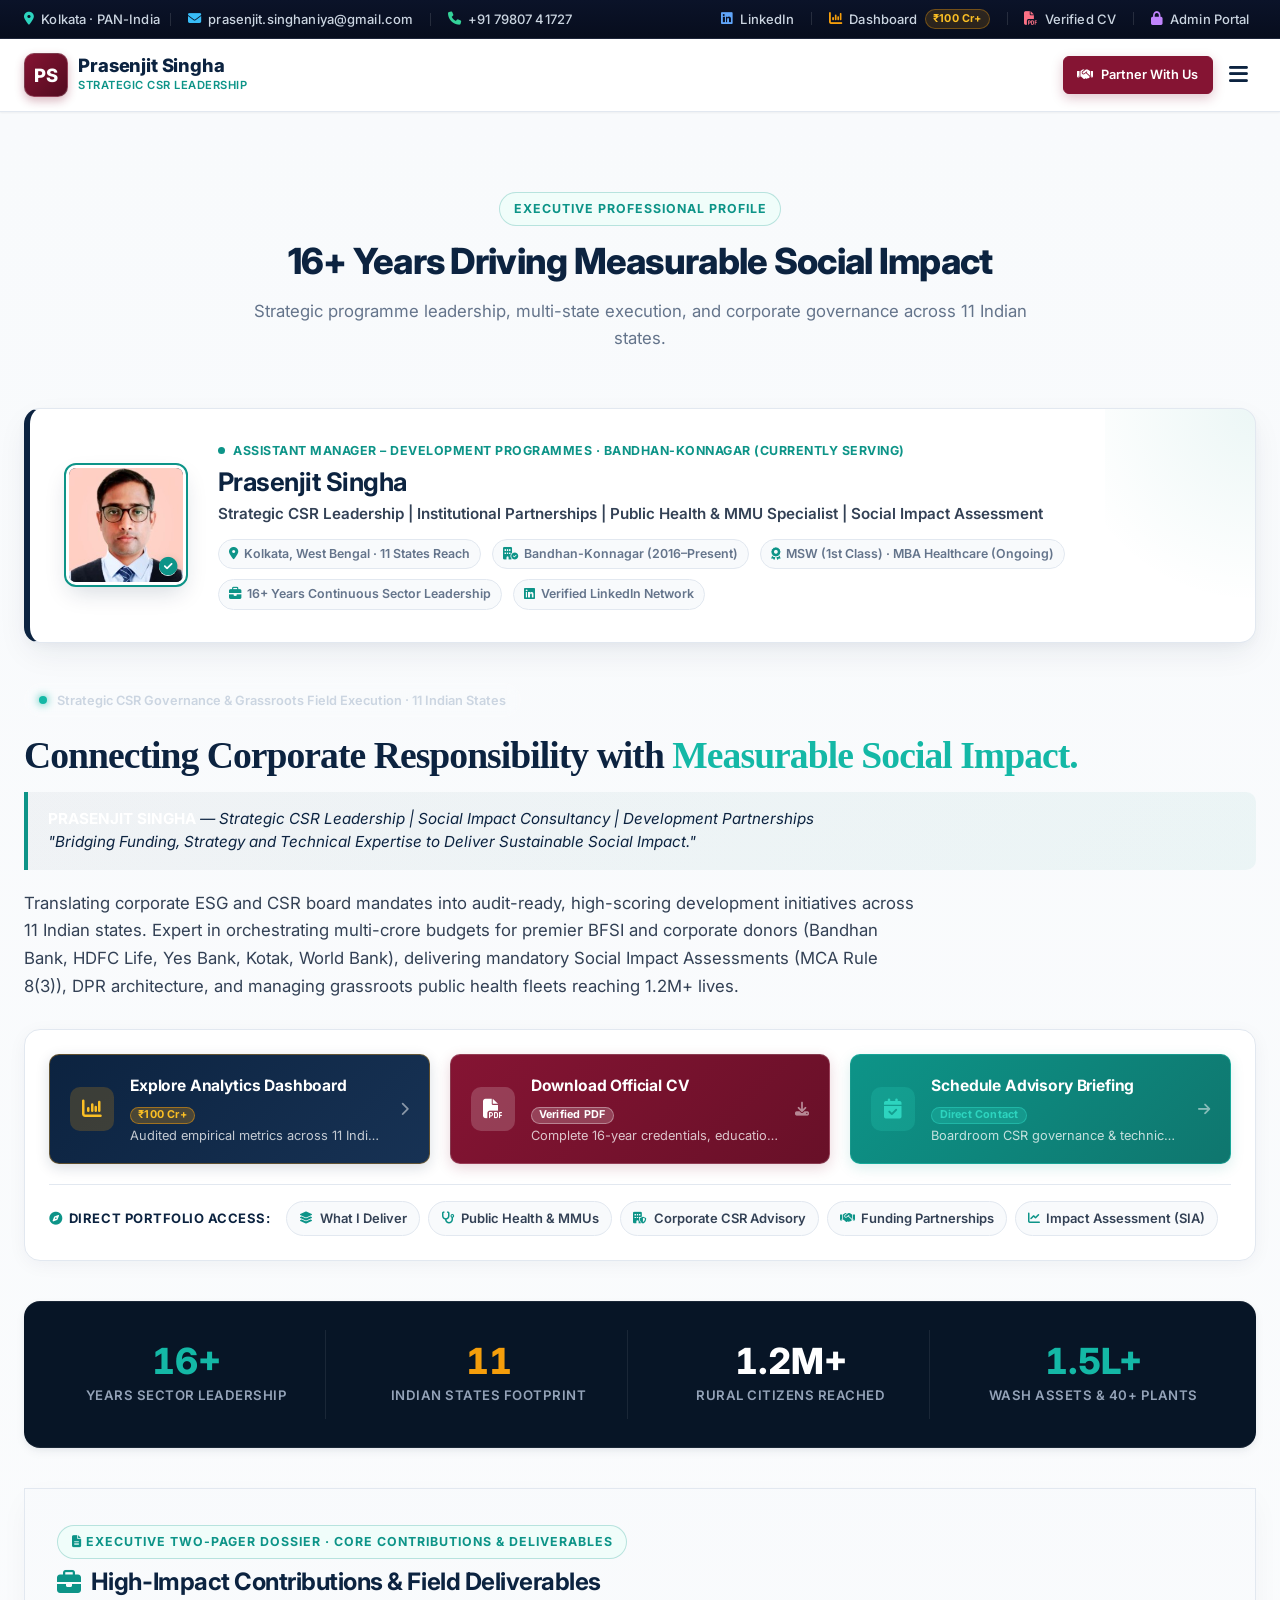
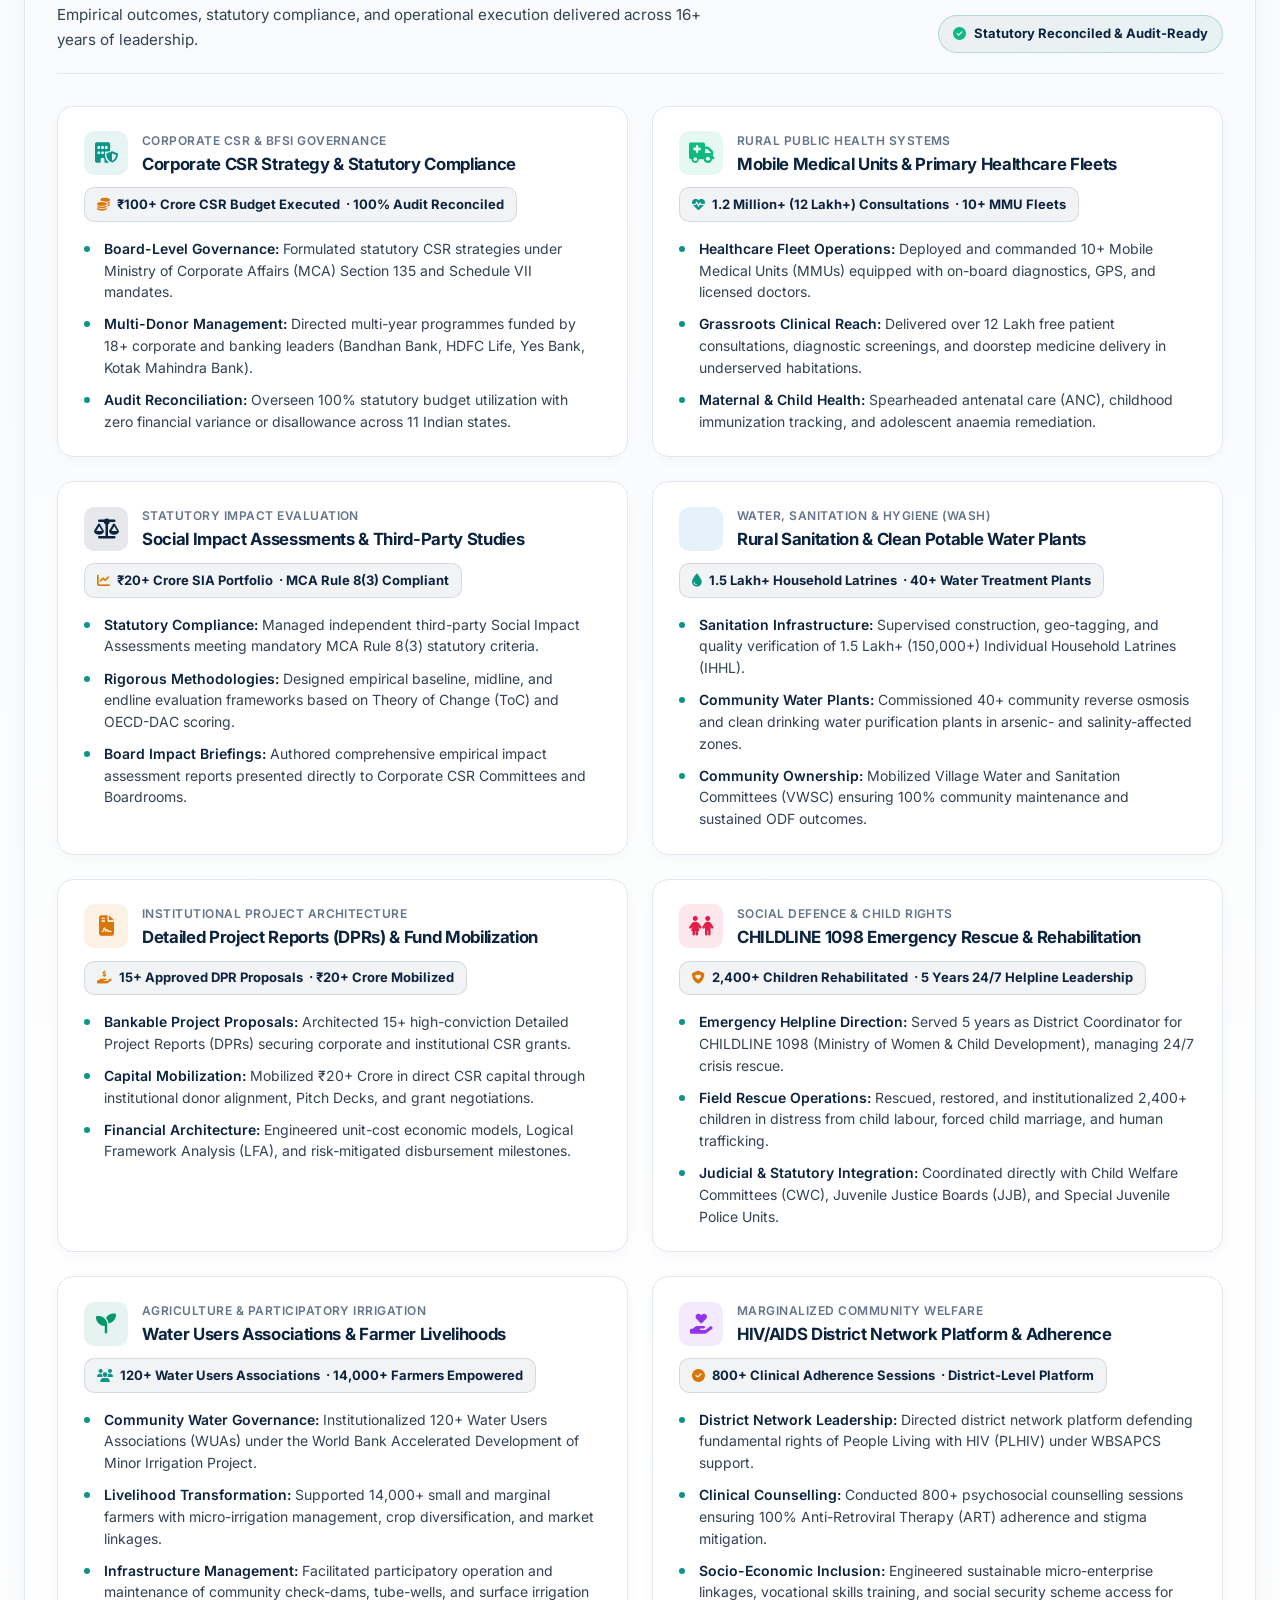
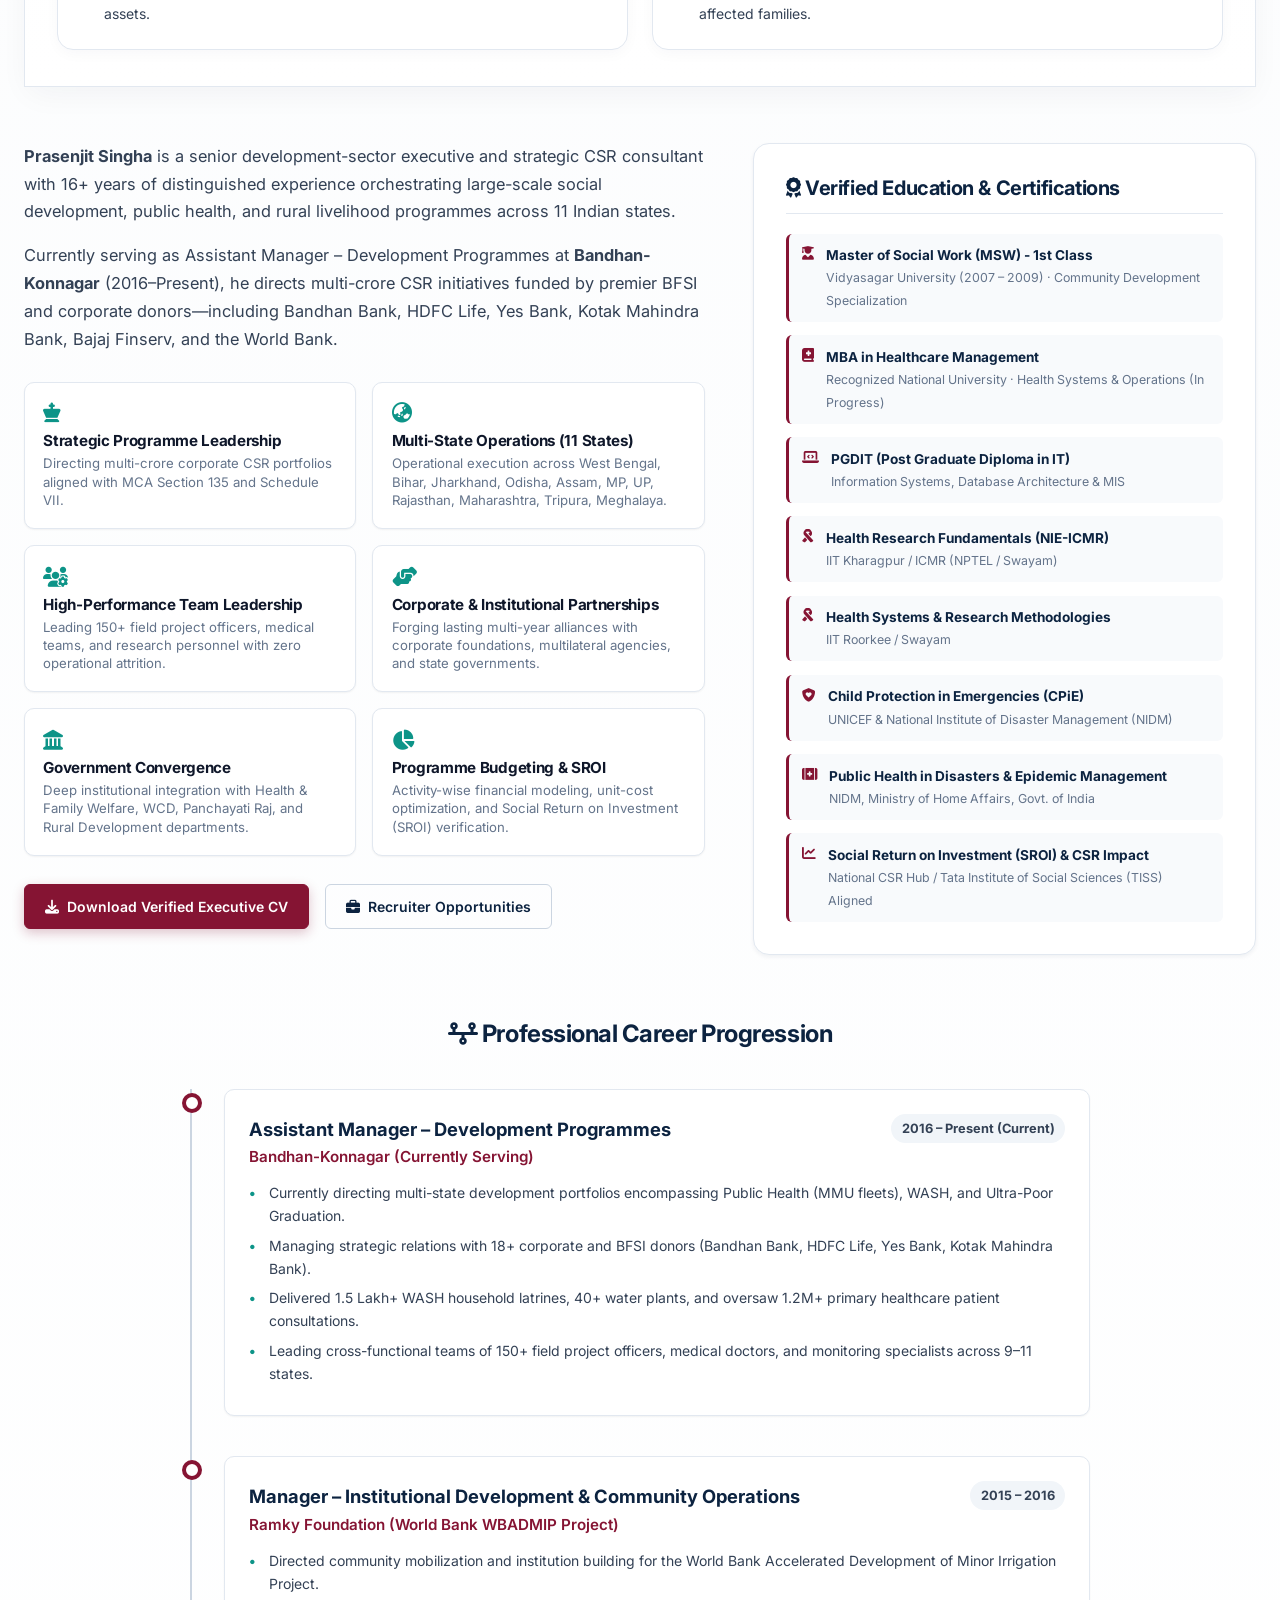
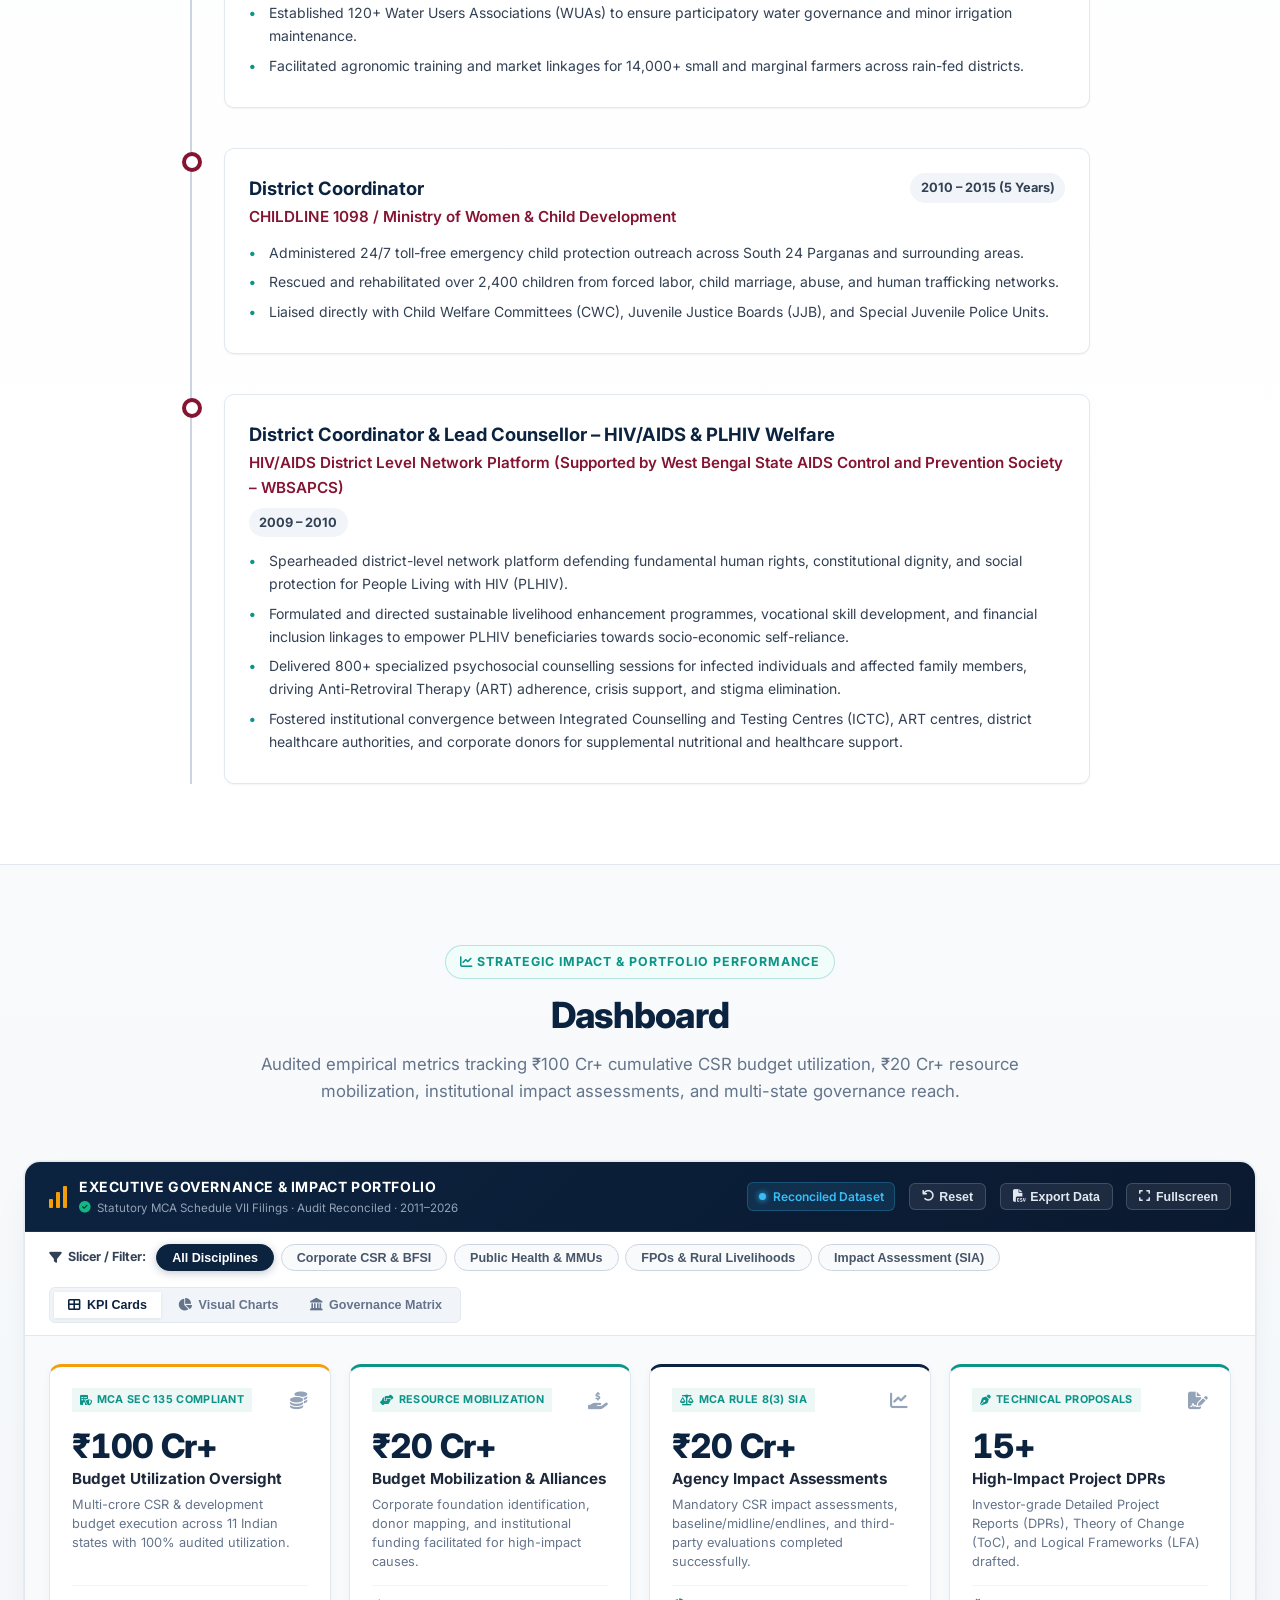
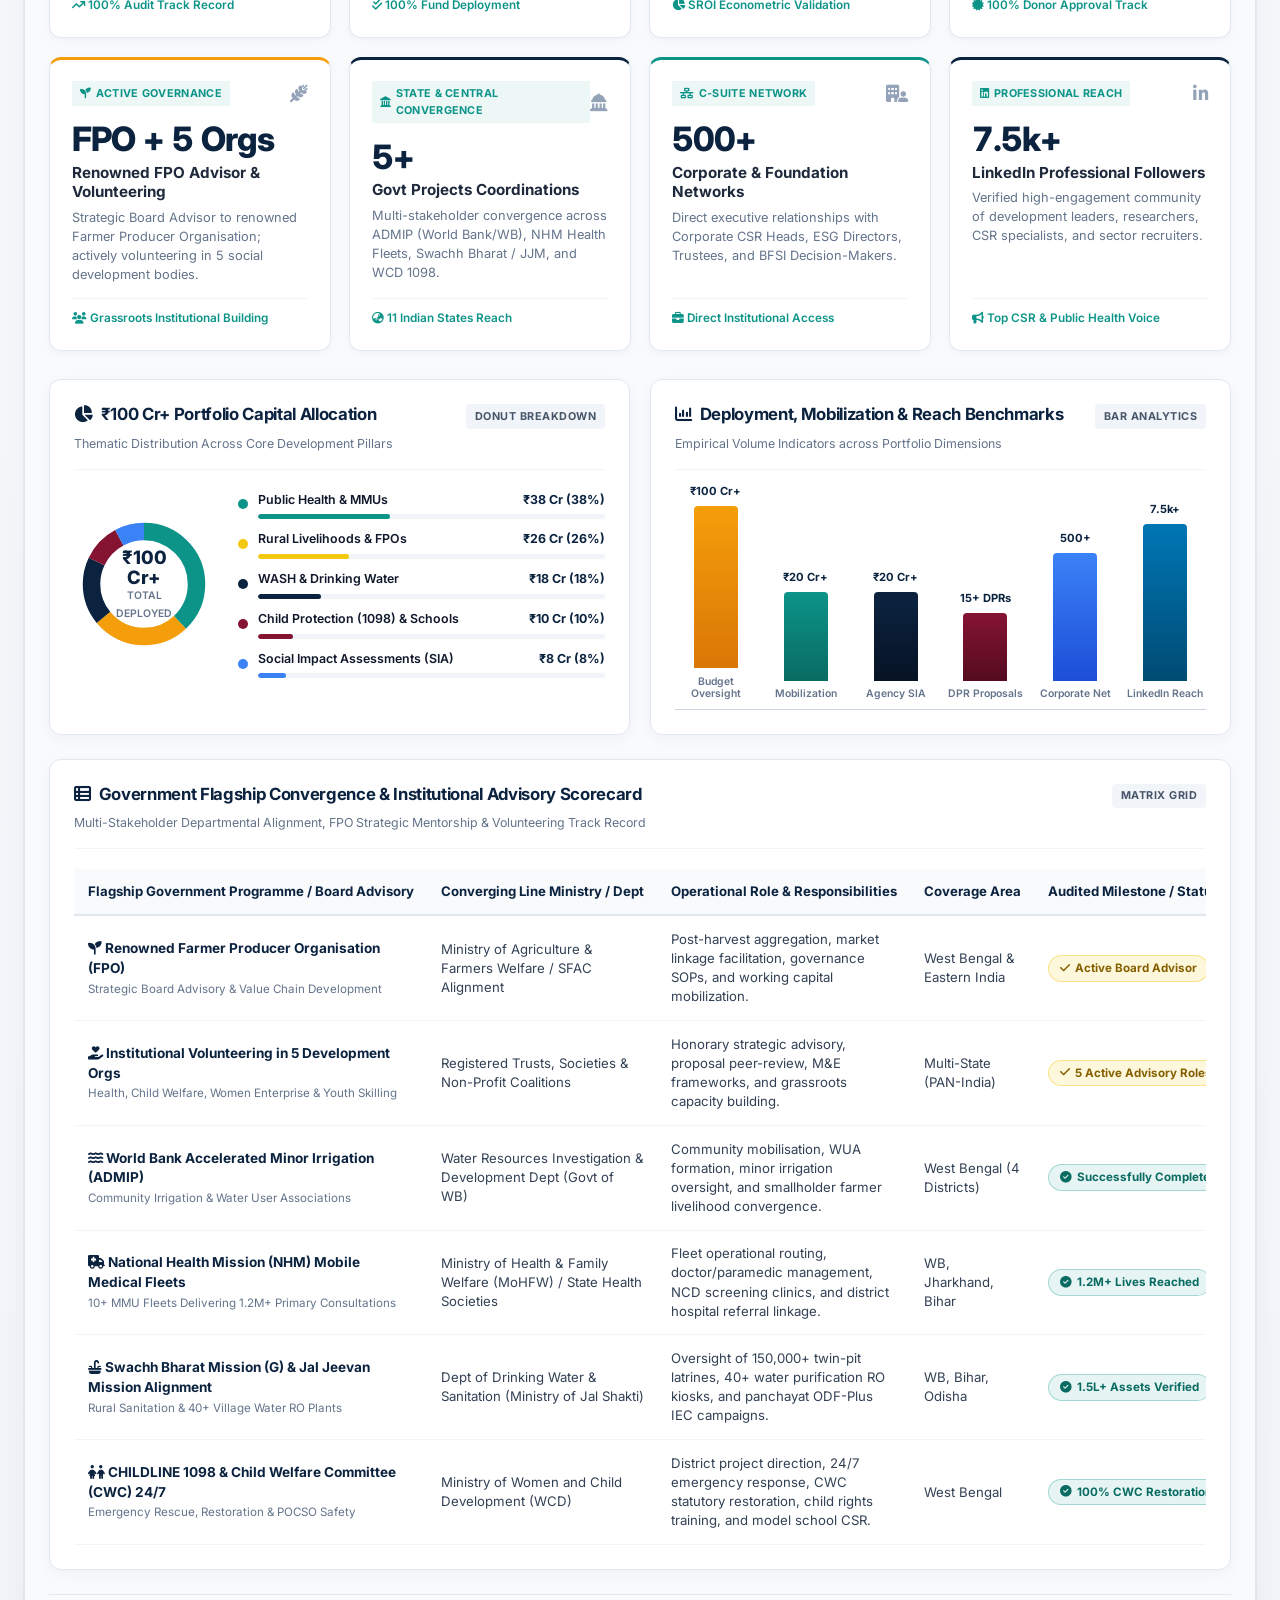
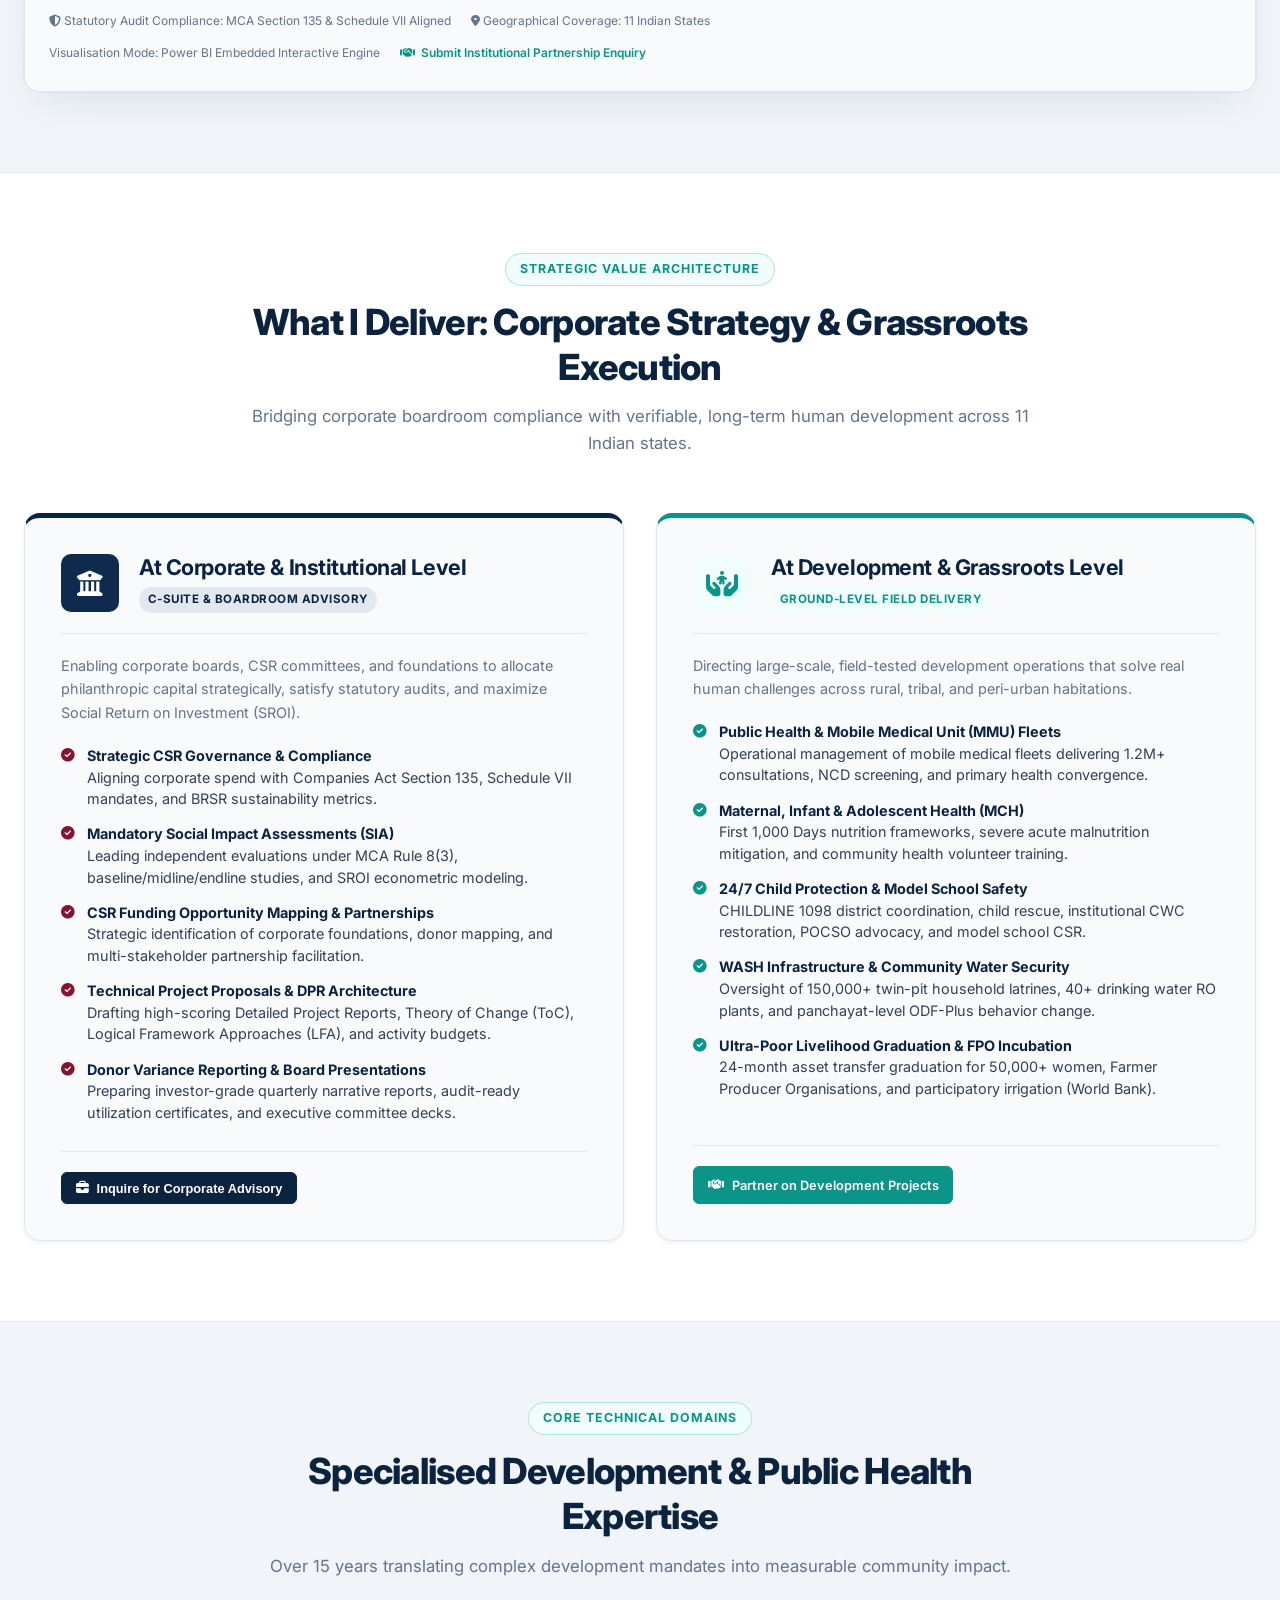
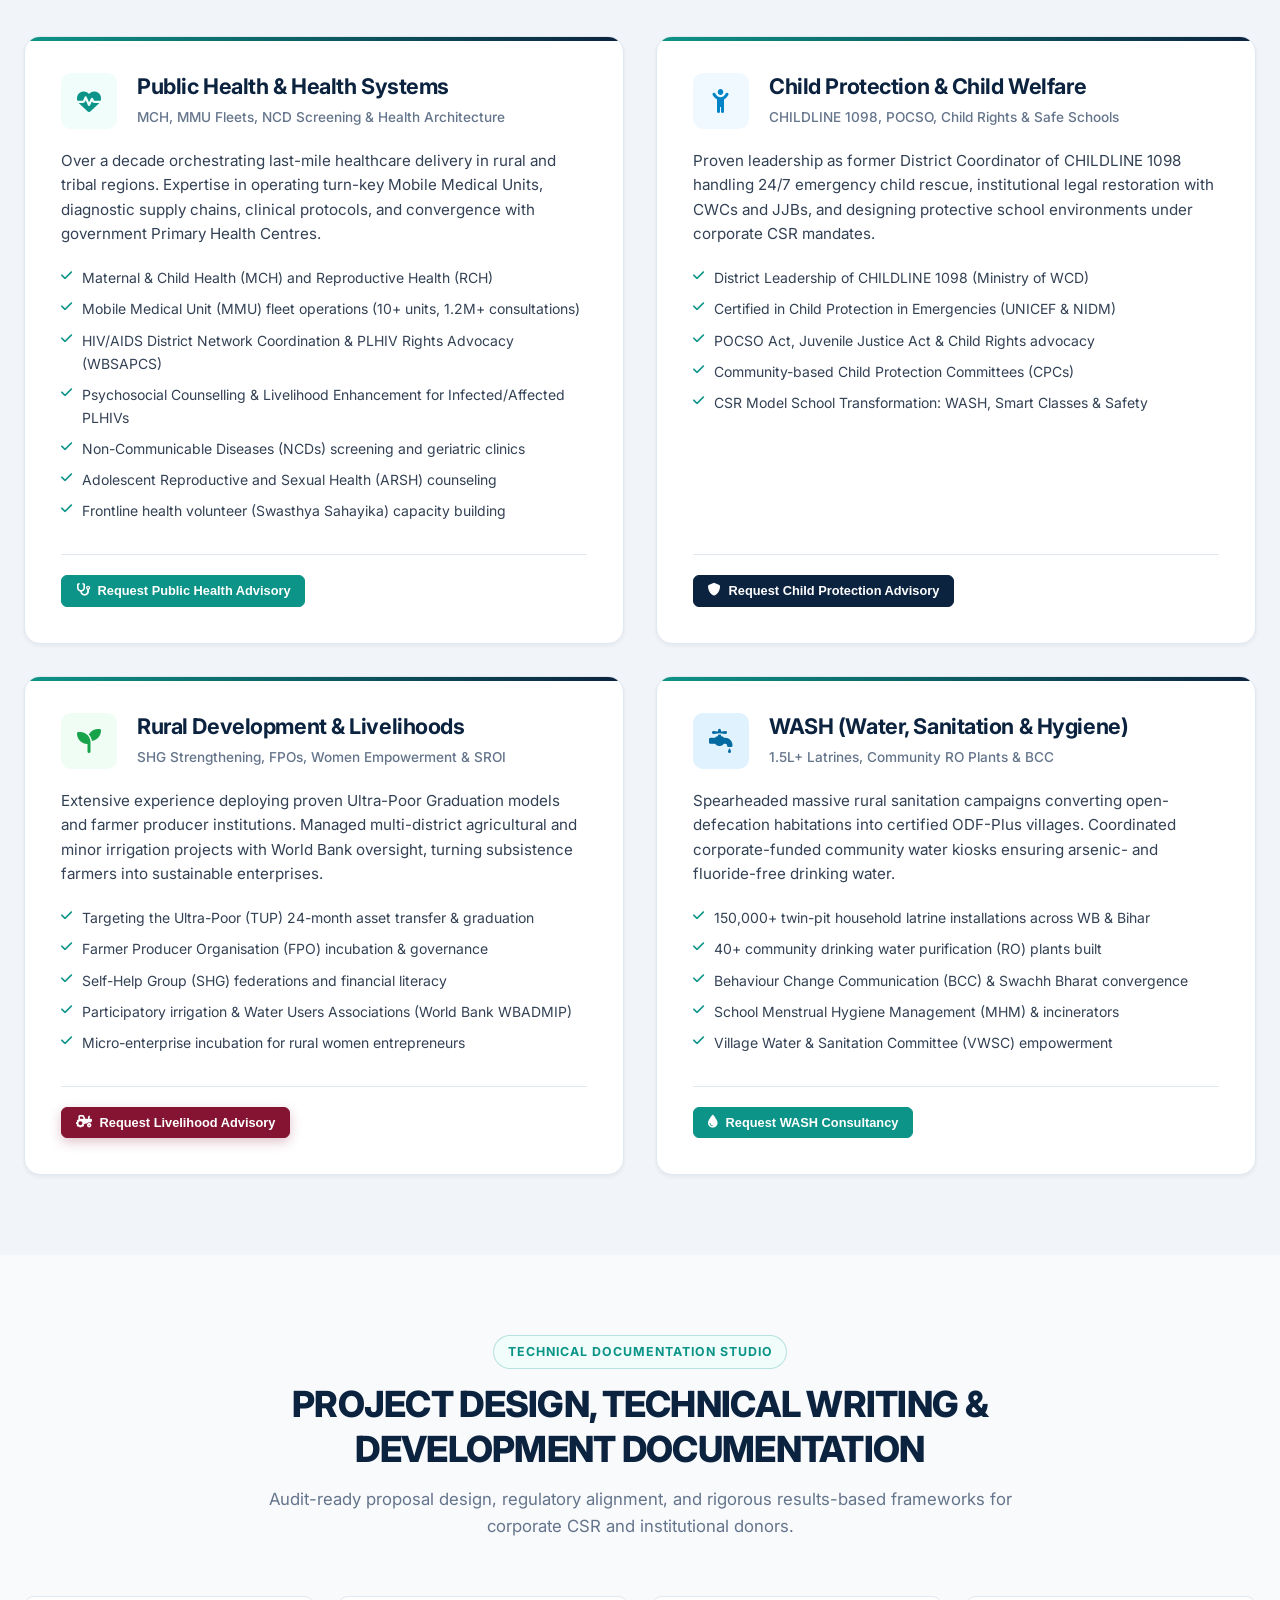
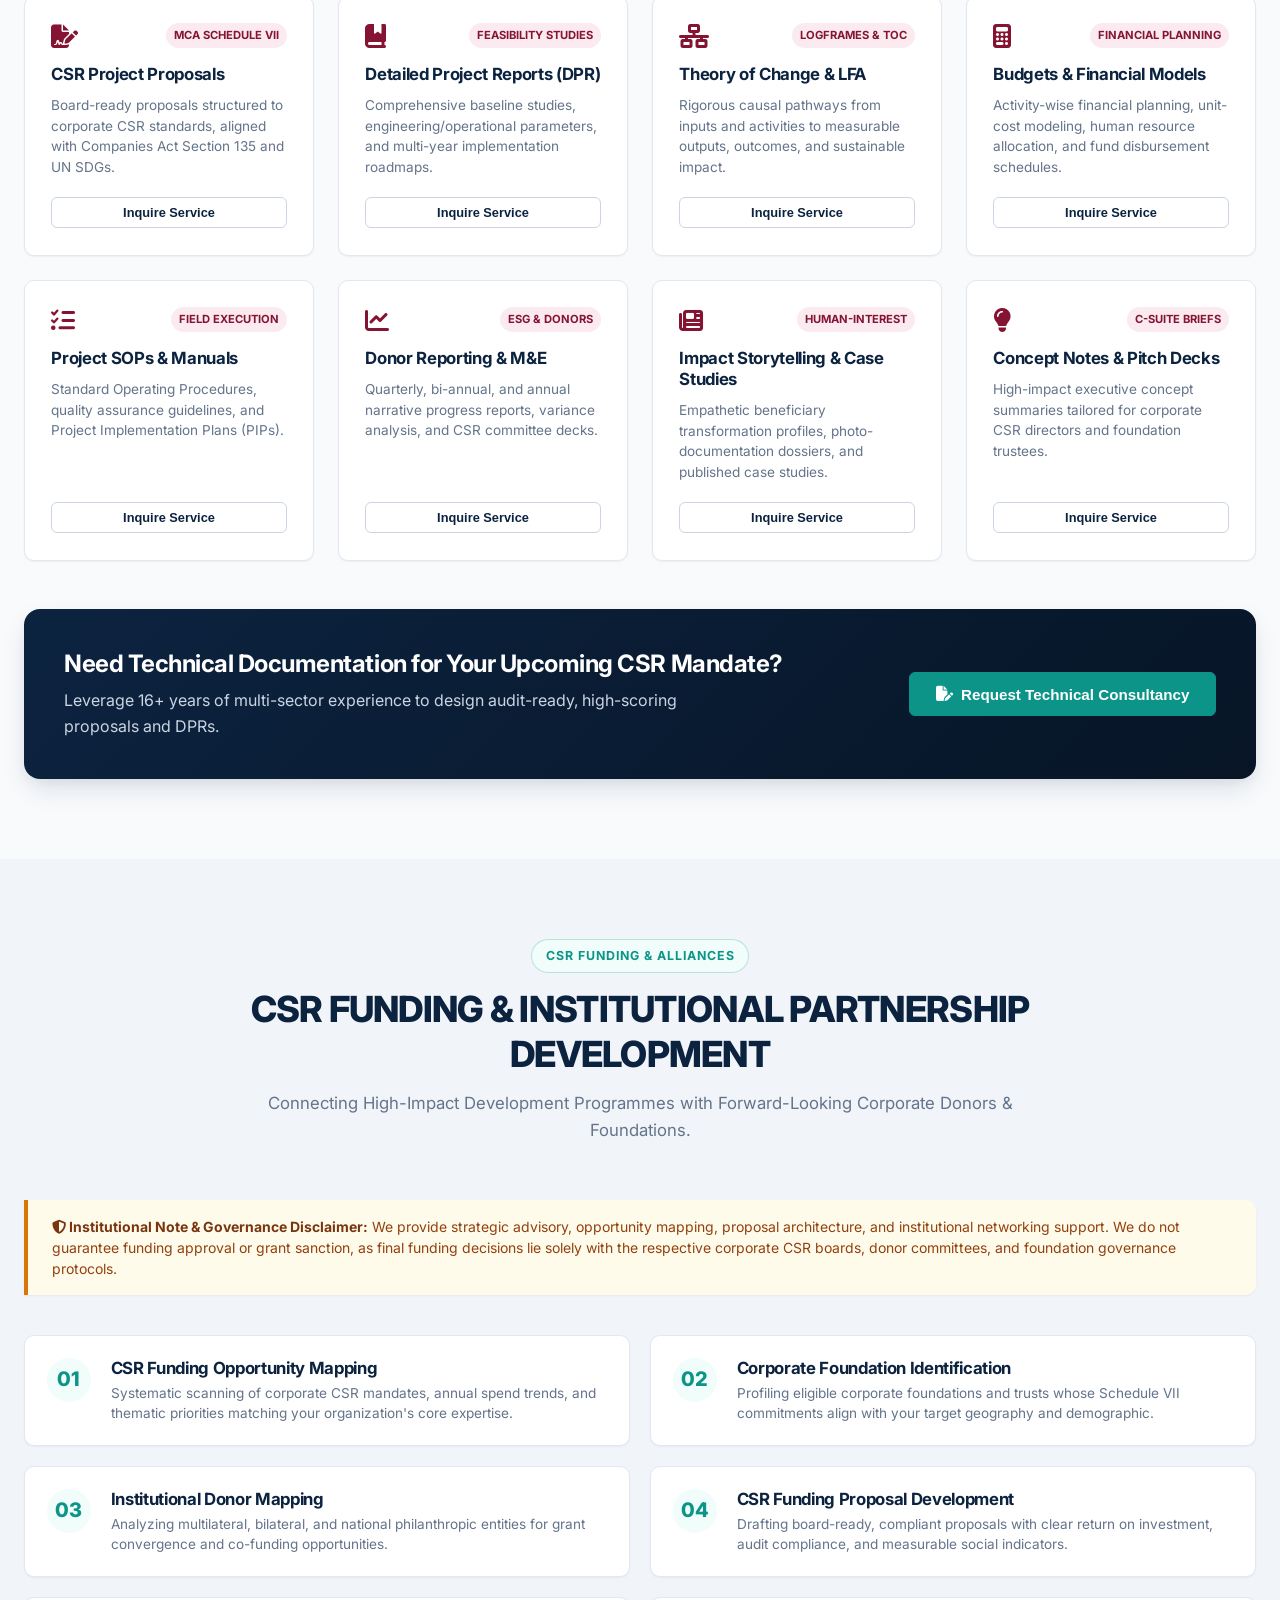
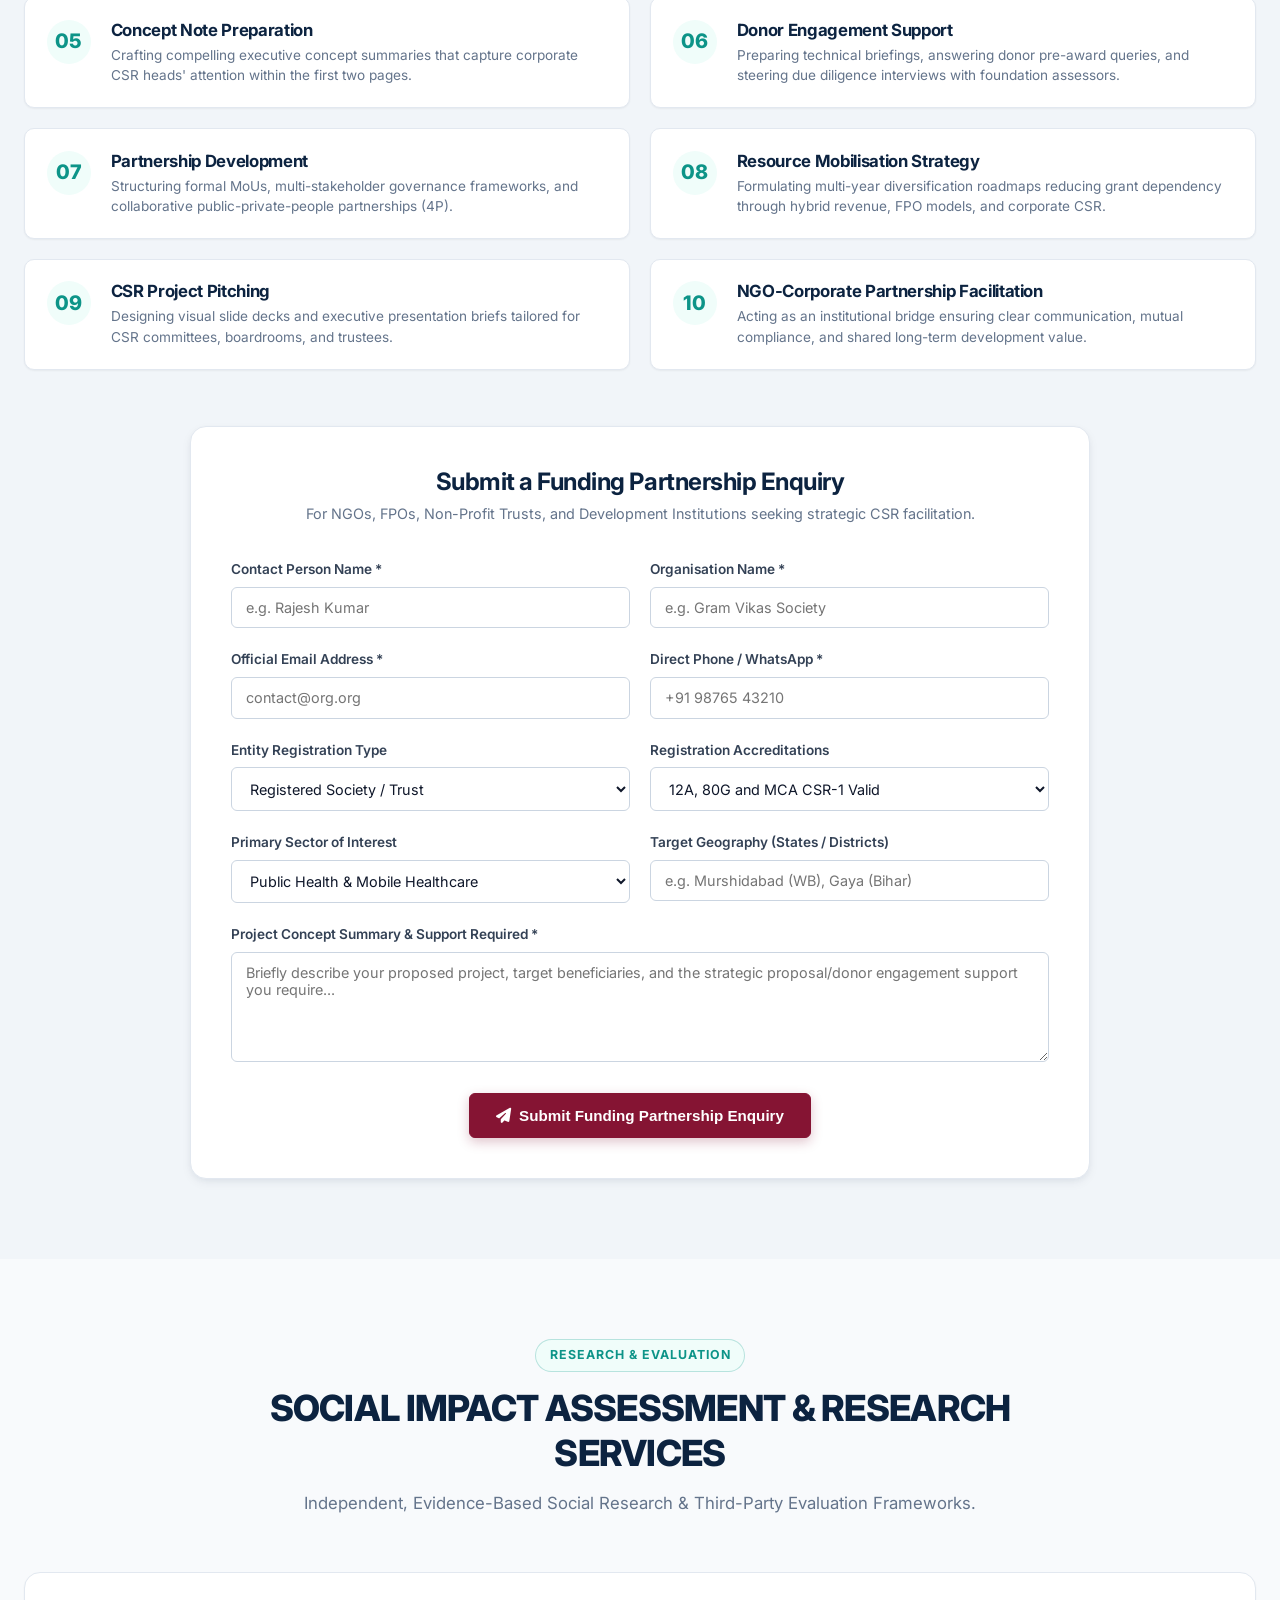
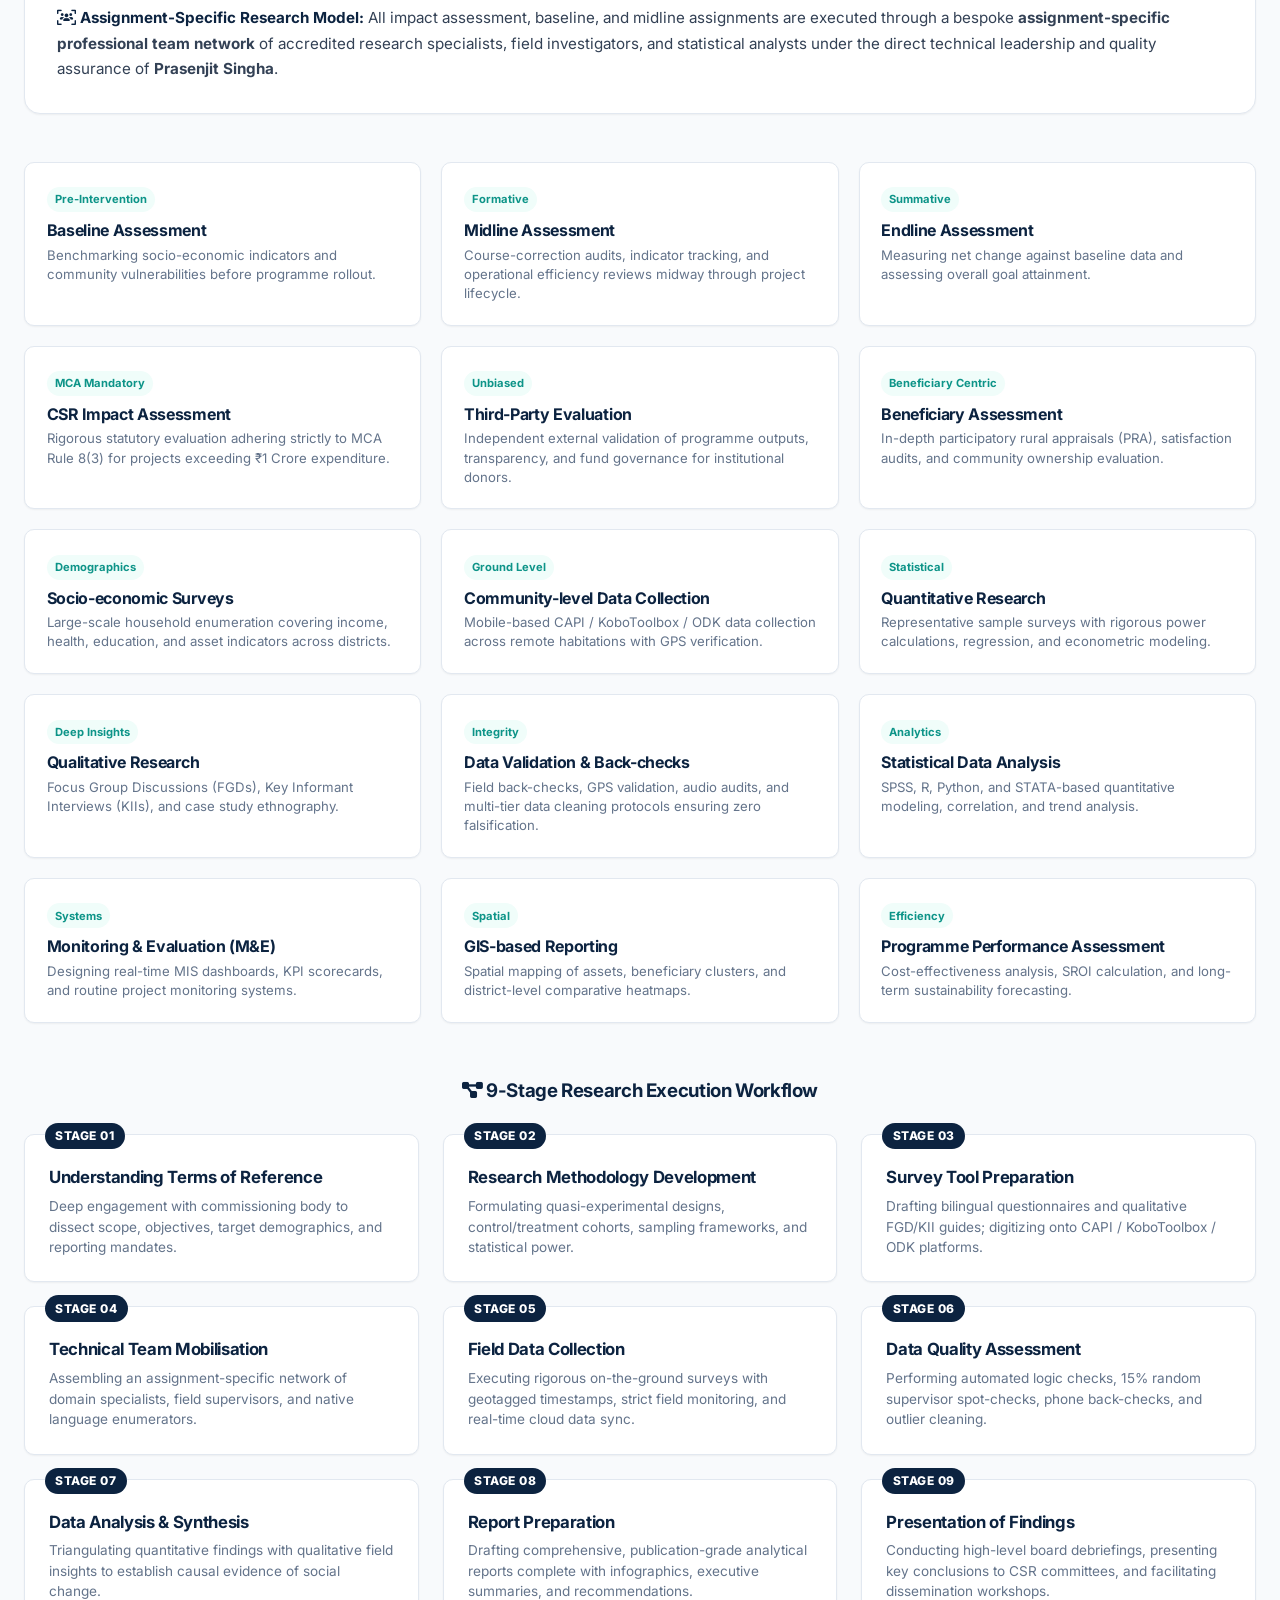
<file: index.html>
<!DOCTYPE html>
<html lang="en">

<head>
  <meta charset="UTF-8">
  <meta name="viewport" content="width=device-width, initial-scale=1.0">

  <!-- Primary Meta Tags -->
  <title>Prasenjit Singha | Strategic CSR Leadership & Social Impact Consultancy</title>
  <meta name="title" content="Prasenjit Singha | Strategic CSR Leadership & Social Impact Consultancy">
  <meta name="description"
    content="Senior development sector executive with 16+ years experience across 11 Indian states. Strategic consultant for Corporate CSR Leadership, Social Impact Assessment (SIA), Institutional Funding Partnerships, Public Health, and Technical Documentation.">
  <meta name="keywords"
    content="CSR Head India, CSR Manager India, Senior CSR Professional, CSR Consultant India, CSR Funding Consultant, CSR Proposal Writing Expert, CSR Project Management Consultant, Social Impact Assessment Consultant, Baseline Survey Consultant, Endline Assessment Specialist, Public Health Consultant India, Child Protection Consultant, Development Programme Management Expert, Monitoring and Evaluation Specialist, Social Research Consultant, NGO Capacity Building Consultant, Institutional Partnership Development">
  <meta name="author" content="Prasenjit Singha">
  <meta name="robots" content="index, follow">
  <link rel="canonical" href="https://prasenjitsingha.in/">

  <!-- Open Graph / Facebook / LinkedIn -->
  <meta property="og:type" content="website">
  <meta property="og:url" content="https://prasenjitsingha.github.io/">
  <meta property="og:title" content="Prasenjit Singha | Strategic CSR Leadership & Social Impact Consultancy">
  <meta property="og:description"
    content="Bridging Funding, Strategy and Technical Expertise to Deliver Sustainable Social Impact across 11 Indian States. Assistant Manager – Development Programmes, Bandhan-Konnagar.">
  <meta property="og:image" content="https://prasenjitsingha.github.io/assets/prasenjit_singha_profile.jpg">

  <!-- Twitter -->
  <meta property="twitter:card" content="summary_large_image">
  <meta property="twitter:url" content="https://prasenjitsingha.github.io/">
  <meta property="twitter:title" content="Prasenjit Singha | Strategic CSR Leadership & Social Impact Consultancy">
  <meta property="twitter:description"
    content="16+ Years Leadership in CSR, Public Health, Child Protection & Social Impact Assessment. Assistant Manager – Development Programmes, Bandhan-Konnagar.">
  <meta property="twitter:image" content="https://prasenjitsingha.github.io/assets/prasenjit_singha_profile.jpg">

  <!-- Favicon & Fonts -->
  <link rel="icon" type="image/svg+xml"
    href="data:image/svg+xml,%3Csvg xmlns='http://www.w3.org/2000/svg' viewBox='0 0 100 100'%3E%3Crect width='100' height='100' rx='20' fill='%23851433'/%3E%3Ctext x='50%25' y='68%25' font-family='sans-serif' font-size='50' font-weight='800' fill='white' text-anchor='middle'%3EPS%3C/text%3E%3C/svg%3E">
  <link rel="preconnect" href="https://fonts.googleapis.com">
  <link rel="preconnect" href="https://fonts.gstatic.com" crossorigin>
  <link href="https://fonts.googleapis.com/css2?family=Inter:wght@400;500;600;700;800&display=swap" rel="stylesheet">
  <link rel="stylesheet" href="https://cdnjs.cloudflare.com/ajax/libs/font-awesome/6.5.1/css/all.min.css">

  <!-- Core Stylesheet -->
  <link rel="stylesheet" href="css/style.css">

  <!-- Structured Data: Schema.org JSON-LD (Person & ProfessionalService) -->
  <script type="application/ld+json">
  {
    "@context": "https://schema.org",
    "@graph": [
      {
        "@type": "Person",
        "@id": "https://prasenjitsingha.in/#person",
        "name": "Prasenjit Singha",
        "jobTitle": "Assistant Manager – Development Programmes, Bandhan-Konnagar & Strategic CSR Consultant",
        "description": "Senior development-sector executive and strategic CSR consultant with 16+ years experience across 11 Indian states. Assistant Manager – Development Programmes at Bandhan-Konnagar (Currently Serving).",
        "url": "https://prasenjitsingha.in/",
        "sameAs": [
          "https://www.linkedin.com/in/prasenjit-singha-864a6354"
        ],
        "alumnusOf": [
          {
            "@type": "EducationalOrganization",
            "name": "Vidyasagar University",
            "award": "Master of Social Work (MSW) - 1st Class"
          },
          {
            "@type": "EducationalOrganization",
            "name": "IIT Kharagpur & ICMR",
            "award": "Health Research Fundamentals Certification"
          },
          {
            "@type": "EducationalOrganization",
            "name": "IIT Roorkee",
            "award": "Health Systems & Research Certification"
          }
        ],
        "knowsAbout": [
          "Corporate Social Responsibility",
          "Public Health and Mobile Medical Units",
          "Social Impact Assessment (SIA)",
          "Child Protection and CHILDLINE 1098",
          "WASH and Rural Sanitation",
          "Farmer Producer Organisations",
          "Ultra-Poor Graduation",
          "Theory of Change and Detailed Project Reports"
        ],
        "address": {
          "@type": "PostalAddress",
          "addressLocality": "Kolkata",
          "addressRegion": "West Bengal",
          "addressCountry": "IN"
        }
      },
      {
        "@type": "ProfessionalService",
        "@id": "https://prasenjitsingha.in/#service",
        "name": "Prasenjit Singha - Social Impact & CSR Advisory",
        "url": "https://prasenjitsingha.in/",
        "telephone": "+91-7980741727",
        "email": "prasenjit.singhaniya@gmail.com",
        "areaServed": {
          "@type": "Country",
          "name": "India"
        },
        "founder": {
          "@id": "https://prasenjitsingha.in/#person"
        },
        "serviceType": [
          "CSR Funding Opportunity Mapping",
          "Social Impact Assessment (SIA)",
          "Detailed Project Report (DPR) Development",
          "Public Health Programme Management",
          "Third-Party Evaluation and Baseline Studies"
        ]
      }
    ]
  }
  </script>
</head>

<body>

  <!-- ========================================================================
       TOP UTILITY BAR
       ======================================================================== -->
  <div class="top-utility-bar" id="topUtilityBar">
    <div class="container utility-bar-inner">
      <!-- Left: Direct Coordinates -->
      <div class="utility-left">
        <span class="utility-item utility-loc-item"
          title="Primary Office: Salt Lake Sector-V, Kolkata 700091 · Field Footprint Across 11 States">
          <i class="fa-solid fa-location-dot utility-icon-teal"></i>
          <span class="loc-full">Salt Lake, Kolkata &middot; PAN-India (11 States)</span>
          <span class="loc-compact">Kolkata &middot; PAN-India</span>
        </span>
        <span class="utility-sep" aria-hidden="true"></span>
        <a href="mailto:prasenjit.singhaniya@gmail.com" class="utility-item utility-link"
          title="Send Direct Email (prasenjit.singhaniya@gmail.com)">
          <i class="fa-solid fa-envelope utility-icon-sky"></i>
          <span>prasenjit.singhaniya@gmail.com</span>
        </a>
        <span class="utility-sep" aria-hidden="true"></span>
        <a href="tel:+917980741727" class="utility-item utility-link" title="Direct Telephone (+91 79807 41727)">
          <i class="fa-solid fa-phone utility-icon-emerald"></i>
          <span>+91 79807 41727</span>
        </a>
      </div>

      <!-- Right: Executive Shortcuts & Badges -->
      <div class="utility-right">
        <a href="https://www.linkedin.com/in/prasenjit-singha-864a6354" target="_blank" rel="noopener"
          class="utility-link" title="Connect on Official LinkedIn Profile">
          <i class="fa-brands fa-linkedin utility-icon-linkedin"></i>
          <span>LinkedIn</span>
        </a>
        <span class="utility-sep" aria-hidden="true"></span>
        <a href="#analytics" class="utility-link utility-badge-link"
          title="Executive Governance & Performance Dashboard (₹100 Cr+ Portfolio)">
          <i class="fa-solid fa-chart-column utility-icon-gold"></i>
          <span>Dashboard</span>
          <span class="utility-micro-badge">₹100 Cr+</span>
        </a>
        <span class="utility-sep" aria-hidden="true"></span>
        <a href="assets/docs/Prasenjit_Singha_CV.pdf" download class="utility-link"
          title="Download Verified Executive Profile & CV (PDF)">
          <i class="fa-solid fa-file-pdf utility-icon-rose"></i>
          <span>Verified CV</span>
        </a>
        <span class="utility-sep" aria-hidden="true"></span>
        <a href="#" id="adminPortalTrigger" class="utility-link utility-admin-link"
          title="Secure Admin Dashboard (Ctrl+Alt+A)">
          <i class="fa-solid fa-lock utility-icon-purple"></i>
          <span>Admin Portal</span>
        </a>
      </div>
    </div>
  </div>

  <!-- ========================================================================
       EXECUTIVE STICKY HEADER (10 NAVIGATION SECTIONS)
       ======================================================================== -->
  <header class="site-header">
    <div class="container nav-container">
      <!-- Brand Emblem -->
      <a href="#about" class="brand-wrapper">
        <div class="brand-emblem-box">
          <div class="brand-emblem-inner">
            <span class="brand-monogram">PS</span>
          </div>
        </div>
        <div class="brand-text">
          <span class="brand-name">Prasenjit Singha</span>
          <span class="brand-sub">Strategic CSR Leadership</span>
        </div>
      </a>

      <!-- 10 Navigation Links (Prompt 2) -->
      <nav class="nav-menu-wrapper">
        <ul class="nav-menu">
          <li><a href="#about" class="nav-link active">Profile</a></li>
          <li><a href="#analytics" class="nav-link">Dashboard</a></li>
          <li><a href="#service-matrix" class="nav-link">What I Deliver</a></li>
          <li><a href="#expertise" class="nav-link">Expertise</a></li>
          <li><a href="#consultancy" class="nav-link">Consultancy</a></li>
          <li><a href="#funding" class="nav-link">Funding</a></li>
          <li><a href="#impact-assessment" class="nav-link">Impact</a></li>
          <li><a href="#portfolio" class="nav-link">Portfolio</a></li>
          <li><a href="#knowledge-centre" class="nav-link">Insights</a></li>
          <li><a href="#career" class="nav-link">Careers</a></li>
          <li><a href="#contact" class="nav-link">Contact</a></li>
        </ul>
      </nav>

      <!-- Nav Action Buttons -->
      <div class="nav-actions">
        <a href="#consultancy" class="btn btn-outline btn-sm nav-btn-services"
          title="Explore Corporate & Technical Services">
          <i class="fa-solid fa-briefcase"></i> <span>Services</span>
        </a>
        <a href="#funding" class="btn btn-primary btn-sm nav-btn-partner">
          <i class="fa-solid fa-handshake"></i> <span>Partner With Us</span>
        </a>
        <button class="mobile-toggle" id="mobileNavToggle" aria-label="Toggle Navigation Menu">
          <i class="fa-solid fa-bars"></i>
        </button>
      </div>
    </div>
  </header>

  <!-- ========================================================================
       2. ABOUT ME & EXECUTIVE PROFESSIONAL PROFILE (PROMPT 3)
       ======================================================================== -->
  <section class="section section-profile-hero" id="about">
    <div id="hero" style="position: absolute; top: -80px;"></div>
    <div class="container">
      <div class="section-header">
        <span class="section-tag">Executive Professional Profile</span>
        <h2 class="section-title">16+ Years Driving Measurable Social Impact</h2>
        <p class="section-subtitle">
          Strategic programme leadership, multi-state execution, and corporate governance across 11 Indian states.
        </p>
      </div>

      <!-- Executive Profile Lead Card with Authentic Photo -->
      <div class="about-lead-profile-card">
        <div class="lead-profile-media">
          <div class="lead-avatar-frame">
            <img src="assets/prasenjit_singha_profile.jpg" alt="Prasenjit Singha - Assistant Manager – Development Programmes, Bandhan-Konnagar"
              class="lead-avatar-img">
            <div class="lead-verified-badge" title="Verified CSR & Social Impact Leader">
              <i class="fa-solid fa-circle-check"></i>
            </div>
          </div>
        </div>
        <div class="lead-profile-details">
          <div class="lead-profile-eyebrow">
            <span class="lead-status-dot"></span>
            <span>Assistant Manager – Development Programmes · Bandhan-Konnagar (Currently Serving)</span>
          </div>
          <h3 class="lead-profile-name">Prasenjit Singha</h3>
          <p class="lead-profile-tagline">
            Strategic CSR Leadership | Institutional Partnerships | Public Health & MMU Specialist | Social Impact
            Assessment
          </p>
          <div class="lead-profile-meta-tags">
            <span><i class="fa-solid fa-location-dot"></i> Kolkata, West Bengal · 11 States Reach</span>
            <span><i class="fa-solid fa-building-circle-check"></i> Bandhan-Konnagar (2016–Present)</span>
            <span><i class="fa-solid fa-award"></i> MSW (1st Class) · MBA Healthcare (Ongoing)</span>
            <span><i class="fa-solid fa-briefcase"></i> 16+ Years Continuous Sector Leadership</span>
            <span><i class="fa-brands fa-linkedin"></i> <a href="https://www.linkedin.com/in/prasenjit-singha-864a6354"
                target="_blank" rel="noopener" style="color: inherit; text-decoration: none;">Verified LinkedIn
                Network</a></span>
          </div>
        </div>
      </div>

      <!-- Executive Narrative & Brand Statement -->
      <div class="profile-hero-narrative" style="margin-bottom: 2.5rem;">
        <div class="hero-executive-pill" style="margin-bottom: 1rem;">
          <span class="pulse-indicator"></span>
          <span>Strategic CSR Governance & Grassroots Field Execution · 11 Indian States</span>
        </div>

        <h1 class="hero-headline" style="font-size: 2.35rem; color: var(--primary-navy); margin-bottom: 0.75rem; font-family: 'Playfair Display', Georgia, serif; line-height: 1.25;">
          Connecting Corporate Responsibility with <span class="highlight-teal">Measurable Social Impact.</span>
        </h1>

        <!-- Prominently Integrated Brand Statement -->
        <div class="hero-brand-statement" style="background: linear-gradient(135deg, rgba(12, 35, 64, 0.04) 0%, rgba(13, 148, 136, 0.06) 100%); border-left: 4px solid var(--teal-accent); padding: 1rem 1.25rem; border-radius: 0 var(--radius-md) var(--radius-md) 0; margin-bottom: 1.25rem;">
          <p style="margin: 0; font-size: 0.95rem; color: var(--primary-navy); line-height: 1.5;">
            <strong>PRASENJIT SINGHA</strong> — Strategic CSR Leadership | Social Impact Consultancy | Development Partnerships<br>
            <em style="color: var(--teal-dark);">"Bridging Funding, Strategy and Technical Expertise to Deliver Sustainable Social Impact."</em>
          </p>
        </div>

        <p class="hero-summary-text" style="color: var(--text-secondary); font-size: 1.05rem; line-height: 1.65; max-width: 900px; margin-bottom: 1.5rem;">
          Translating corporate ESG and CSR board mandates into audit-ready, high-scoring development initiatives across 11 Indian states. Expert in orchestrating multi-crore budgets for premier BFSI and corporate donors (Bandhan Bank, HDFC Life, Yes Bank, Kotak, World Bank), delivering mandatory Social Impact Assessments (MCA Rule 8(3)), DPR architecture, and managing grassroots public health fleets reaching 1.2M+ lives.
        </p>

        <!-- Executive Action & Strategic Engagement Console -->
        <div class="exec-action-console">
          <!-- Primary High-Impact Actions Grid (3 Balanced Symmetrical Cards) -->
          <div class="exec-action-grid">
            <!-- 1. Executive Dashboard Action Card -->
            <a href="#analytics" class="exec-action-card exec-card-dashboard" title="Explore Interactive Power BI Dashboard (₹100 Cr+ Portfolio)">
              <div class="exec-card-icon-wrap exec-icon-gold">
                <i class="fa-solid fa-chart-column"></i>
              </div>
              <div class="exec-card-body">
                <div class="exec-card-title-row">
                  <span class="exec-card-title">Explore Analytics Dashboard</span>
                  <span class="exec-card-pill pill-gold">₹100 Cr+</span>
                </div>
                <p class="exec-card-desc">Audited empirical metrics across 11 Indian states</p>
              </div>
              <div class="exec-card-chevron">
                <i class="fa-solid fa-chevron-right"></i>
              </div>
            </a>

            <!-- 2. Verified Executive CV Download Card -->
            <a href="assets/docs/Prasenjit_Singha_CV.pdf" download class="exec-action-card exec-card-cv" title="Download Official Verified Executive CV (PDF)">
              <div class="exec-card-icon-wrap exec-icon-crimson">
                <i class="fa-solid fa-file-pdf"></i>
              </div>
              <div class="exec-card-body">
                <div class="exec-card-title-row">
                  <span class="exec-card-title">Download Official CV</span>
                  <span class="exec-card-pill pill-crimson">Verified PDF</span>
                </div>
                <p class="exec-card-desc">Complete 16-year credentials, education & projects</p>
              </div>
              <div class="exec-card-chevron">
                <i class="fa-solid fa-download"></i>
              </div>
            </a>

            <!-- 3. Strategic Advisory Consultation Card -->
            <a href="#contact" class="exec-action-card exec-card-advisory" title="Schedule Strategic Briefing or Advisory Consultation">
              <div class="exec-card-icon-wrap exec-icon-teal">
                <i class="fa-solid fa-calendar-check"></i>
              </div>
              <div class="exec-card-body">
                <div class="exec-card-title-row">
                  <span class="exec-card-title">Schedule Advisory Briefing</span>
                  <span class="exec-card-pill pill-teal">Direct Contact</span>
                </div>
                <p class="exec-card-desc">Boardroom CSR governance & technical consultation</p>
              </div>
              <div class="exec-card-chevron">
                <i class="fa-solid fa-arrow-right"></i>
              </div>
            </a>
          </div>

          <!-- Secondary Quick-Navigation Pill Strip -->
          <div class="exec-quick-links-strip">
            <span class="quick-links-header">
              <i class="fa-solid fa-compass"></i> Direct Portfolio Access:
            </span>
            <div class="quick-links-pills">
              <a href="#service-matrix" class="quick-pill-btn">
                <i class="fa-solid fa-layer-group"></i> What I Deliver
              </a>
              <a href="#expertise" class="quick-pill-btn">
                <i class="fa-solid fa-stethoscope"></i> Public Health & MMUs
              </a>
              <a href="#consultancy" class="quick-pill-btn">
                <i class="fa-solid fa-building-shield"></i> Corporate CSR Advisory
              </a>
              <a href="#funding" class="quick-pill-btn">
                <i class="fa-solid fa-handshake"></i> Funding Partnerships
              </a>
              <a href="#impact-assessment" class="quick-pill-btn">
                <i class="fa-solid fa-chart-line"></i> Impact Assessment (SIA)
              </a>
            </div>
          </div>
        </div>
      </div>

      <!-- Hero KPI Counter Bar (Interactive Statistics) -->
      <div class="hero-counter-bar" style="margin-bottom: 2.5rem; border-radius: var(--radius-lg); box-shadow: var(--shadow-md);">
        <div class="container counter-grid">
          <div class="counter-card">
            <div class="stat-number text-teal" data-target="16+">16+</div>
            <div class="stat-label">Years Sector Leadership</div>
          </div>
          <div class="counter-card">
            <div class="stat-number text-gold" data-target="11">11</div>
            <div class="stat-label">Indian States Footprint</div>
          </div>
          <div class="counter-card">
            <div class="stat-number" data-target="1.2M+">1.2M+</div>
            <div class="stat-label">Rural Citizens Reached</div>
          </div>
          <div class="counter-card">
            <div class="stat-number text-teal" data-target="1.5L+">1.5L+</div>
            <div class="stat-label">WASH Assets & 40+ Plants</div>
          </div>
        </div>
      </div>

      <!-- ====================================================================
           EXECUTIVE TWO-PAGER: CONTRIBUTIONS & DELIVERABLES PORTFOLIO
           Empirical metrics, verified outputs, zero unexplained abbreviations
           ==================================================================== -->
      <div class="exec-deliverables-section">
        <div class="exec-deliverables-header">
          <div class="exec-deliverables-title-group">
            <span class="section-tag" style="margin-bottom: 0.5rem;"><i class="fa-solid fa-file-lines"></i> Executive Two-Pager Dossier · Core Contributions & Deliverables</span>
            <h3><i class="fa-solid fa-briefcase"></i> High-Impact Contributions & Field Deliverables</h3>
            <p>Empirical outcomes, statutory compliance, and operational execution delivered across 16+ years of leadership.</p>
          </div>
          <div class="exec-deliverables-badge-pill">
            <i class="fa-solid fa-circle-check"></i> Statutory Reconciled & Audit-Ready
          </div>
        </div>

        <div class="exec-deliverables-grid">
          <!-- 1. Corporate CSR & BFSI Governance -->
          <div class="exec-deliverable-card">
            <div class="deliverable-card-header">
              <div class="deliverable-icon-title">
                <div class="deliverable-icon-box">
                  <i class="fa-solid fa-building-shield"></i>
                </div>
                <div>
                  <span class="deliverable-card-category">Corporate CSR & BFSI Governance</span>
                  <h4 class="deliverable-card-title">Corporate CSR Strategy & Statutory Compliance</h4>
                </div>
              </div>
            </div>
            <div class="deliverable-metric-tag">
              <i class="fa-solid fa-coins"></i> <strong>₹100+ Crore CSR Budget Executed</strong> · 100% Audit Reconciled
            </div>
            <ul class="deliverable-bullets">
              <li><strong>Board-Level Governance:</strong> Formulated statutory CSR strategies under Ministry of Corporate Affairs (MCA) Section 135 and Schedule VII mandates.</li>
              <li><strong>Multi-Donor Management:</strong> Directed multi-year programmes funded by 18+ corporate and banking leaders (Bandhan Bank, HDFC Life, Yes Bank, Kotak Mahindra Bank).</li>
              <li><strong>Audit Reconciliation:</strong> Overseen 100% statutory budget utilization with zero financial variance or disallowance across 11 Indian states.</li>
            </ul>
          </div>

          <!-- 2. Public Health & Mobile Medical Units -->
          <div class="exec-deliverable-card">
            <div class="deliverable-card-header">
              <div class="deliverable-icon-title">
                <div class="deliverable-icon-box" style="background: rgba(16, 185, 129, 0.1); color: #10b981;">
                  <i class="fa-solid fa-truck-medical"></i>
                </div>
                <div>
                  <span class="deliverable-card-category">Rural Public Health Systems</span>
                  <h4 class="deliverable-card-title">Mobile Medical Units & Primary Healthcare Fleets</h4>
                </div>
              </div>
            </div>
            <div class="deliverable-metric-tag tag-teal">
              <i class="fa-solid fa-heart-pulse"></i> <strong>1.2 Million+ (12 Lakh+) Consultations</strong> · 10+ MMU Fleets
            </div>
            <ul class="deliverable-bullets">
              <li><strong>Healthcare Fleet Operations:</strong> Deployed and commanded 10+ Mobile Medical Units (MMUs) equipped with on-board diagnostics, GPS, and licensed doctors.</li>
              <li><strong>Grassroots Clinical Reach:</strong> Delivered over 12 Lakh free patient consultations, diagnostic screenings, and doorstep medicine delivery in underserved habitations.</li>
              <li><strong>Maternal & Child Health:</strong> Spearheaded antenatal care (ANC), childhood immunization tracking, and adolescent anaemia remediation.</li>
            </ul>
          </div>

          <!-- 3. Social Impact Assessments (SIA) -->
          <div class="exec-deliverable-card">
            <div class="deliverable-card-header">
              <div class="deliverable-icon-title">
                <div class="deliverable-icon-box" style="background: rgba(12, 35, 64, 0.1); color: var(--primary-navy);">
                  <i class="fa-solid fa-scale-balanced"></i>
                </div>
                <div>
                  <span class="deliverable-card-category">Statutory Impact Evaluation</span>
                  <h4 class="deliverable-card-title">Social Impact Assessments & Third-Party Studies</h4>
                </div>
              </div>
            </div>
            <div class="deliverable-metric-tag">
              <i class="fa-solid fa-chart-line"></i> <strong>₹20+ Crore SIA Portfolio</strong> · MCA Rule 8(3) Compliant
            </div>
            <ul class="deliverable-bullets">
              <li><strong>Statutory Compliance:</strong> Managed independent third-party Social Impact Assessments meeting mandatory MCA Rule 8(3) statutory criteria.</li>
              <li><strong>Rigorous Methodologies:</strong> Designed empirical baseline, midline, and endline evaluation frameworks based on Theory of Change (ToC) and OECD-DAC scoring.</li>
              <li><strong>Board Impact Briefings:</strong> Authored comprehensive empirical impact assessment reports presented directly to Corporate CSR Committees and Boardrooms.</li>
            </ul>
          </div>

          <!-- 4. WASH Infrastructure -->
          <div class="exec-deliverable-card">
            <div class="deliverable-card-header">
              <div class="deliverable-icon-title">
                <div class="deliverable-icon-box" style="background: rgba(2, 132, 199, 0.1); color: #0284c7;">
                  <i class="fa-solid fa-faucet-detergent"></i>
                </div>
                <div>
                  <span class="deliverable-card-category">Water, Sanitation & Hygiene (WASH)</span>
                  <h4 class="deliverable-card-title">Rural Sanitation & Clean Potable Water Plants</h4>
                </div>
              </div>
            </div>
            <div class="deliverable-metric-tag tag-teal">
              <i class="fa-solid fa-droplet"></i> <strong>1.5 Lakh+ Household Latrines</strong> · 40+ Water Treatment Plants
            </div>
            <ul class="deliverable-bullets">
              <li><strong>Sanitation Infrastructure:</strong> Supervised construction, geo-tagging, and quality verification of 1.5 Lakh+ (150,000+) Individual Household Latrines (IHHL).</li>
              <li><strong>Community Water Plants:</strong> Commissioned 40+ community reverse osmosis and clean drinking water purification plants in arsenic- and salinity-affected zones.</li>
              <li><strong>Community Ownership:</strong> Mobilized Village Water and Sanitation Committees (VWSC) ensuring 100% community maintenance and sustained ODF outcomes.</li>
            </ul>
          </div>

          <!-- 5. DPR & Resource Mobilization -->
          <div class="exec-deliverable-card">
            <div class="deliverable-card-header">
              <div class="deliverable-icon-title">
                <div class="deliverable-icon-box" style="background: rgba(217, 119, 6, 0.1); color: #d97706;">
                  <i class="fa-solid fa-file-contract"></i>
                </div>
                <div>
                  <span class="deliverable-card-category">Institutional Project Architecture</span>
                  <h4 class="deliverable-card-title">Detailed Project Reports (DPRs) & Fund Mobilization</h4>
                </div>
              </div>
            </div>
            <div class="deliverable-metric-tag">
              <i class="fa-solid fa-hand-holding-dollar"></i> <strong>15+ Approved DPR Proposals</strong> · ₹20+ Crore Mobilized
            </div>
            <ul class="deliverable-bullets">
              <li><strong>Bankable Project Proposals:</strong> Architected 15+ high-conviction Detailed Project Reports (DPRs) securing corporate and institutional CSR grants.</li>
              <li><strong>Capital Mobilization:</strong> Mobilized ₹20+ Crore in direct CSR capital through institutional donor alignment, Pitch Decks, and grant negotiations.</li>
              <li><strong>Financial Architecture:</strong> Engineered unit-cost economic models, Logical Framework Analysis (LFA), and risk-mitigated disbursement milestones.</li>
            </ul>
          </div>

          <!-- 6. Emergency Child Protection -->
          <div class="exec-deliverable-card">
            <div class="deliverable-card-header">
              <div class="deliverable-icon-title">
                <div class="deliverable-icon-box" style="background: rgba(225, 29, 72, 0.1); color: #e11d48;">
                  <i class="fa-solid fa-children"></i>
                </div>
                <div>
                  <span class="deliverable-card-category">Social Defence & Child Rights</span>
                  <h4 class="deliverable-card-title">CHILDLINE 1098 Emergency Rescue & Rehabilitation</h4>
                </div>
              </div>
            </div>
            <div class="deliverable-metric-tag">
              <i class="fa-solid fa-shield-heart"></i> <strong>2,400+ Children Rehabilitated</strong> · 5 Years 24/7 Helpline Leadership
            </div>
            <ul class="deliverable-bullets">
              <li><strong>Emergency Helpline Direction:</strong> Served 5 years as District Coordinator for CHILDLINE 1098 (Ministry of Women & Child Development), managing 24/7 crisis rescue.</li>
              <li><strong>Field Rescue Operations:</strong> Rescued, restored, and institutionalized 2,400+ children in distress from child labour, forced child marriage, and human trafficking.</li>
              <li><strong>Judicial & Statutory Integration:</strong> Coordinated directly with Child Welfare Committees (CWC), Juvenile Justice Boards (JJB), and Special Juvenile Police Units.</li>
            </ul>
          </div>

          <!-- 7. Farmer Producer Organisations & Irrigation -->
          <div class="exec-deliverable-card">
            <div class="deliverable-card-header">
              <div class="deliverable-icon-title">
                <div class="deliverable-icon-box" style="background: rgba(5, 150, 105, 0.1); color: #059669;">
                  <i class="fa-solid fa-seedling"></i>
                </div>
                <div>
                  <span class="deliverable-card-category">Agriculture & Participatory Irrigation</span>
                  <h4 class="deliverable-card-title">Water Users Associations & Farmer Livelihoods</h4>
                </div>
              </div>
            </div>
            <div class="deliverable-metric-tag tag-teal">
              <i class="fa-solid fa-users"></i> <strong>120+ Water Users Associations</strong> · 14,000+ Farmers Empowered
            </div>
            <ul class="deliverable-bullets">
              <li><strong>Community Water Governance:</strong> Institutionalized 120+ Water Users Associations (WUAs) under the World Bank Accelerated Development of Minor Irrigation Project.</li>
              <li><strong>Livelihood Transformation:</strong> Supported 14,000+ small and marginal farmers with micro-irrigation management, crop diversification, and market linkages.</li>
              <li><strong>Infrastructure Management:</strong> Facilitated participatory operation and maintenance of community check-dams, tube-wells, and surface irrigation assets.</li>
            </ul>
          </div>

          <!-- 8. HIV/AIDS Welfare & Public Health Platform -->
          <div class="exec-deliverable-card">
            <div class="deliverable-card-header">
              <div class="deliverable-icon-title">
                <div class="deliverable-icon-box" style="background: rgba(147, 51, 234, 0.1); color: #9333ea;">
                  <i class="fa-solid fa-hand-holding-heart"></i>
                </div>
                <div>
                  <span class="deliverable-card-category">Marginalized Community Welfare</span>
                  <h4 class="deliverable-card-title">HIV/AIDS District Network Platform & Adherence</h4>
                </div>
              </div>
            </div>
            <div class="deliverable-metric-tag">
              <i class="fa-solid fa-circle-check"></i> <strong>800+ Clinical Adherence Sessions</strong> · District-Level Platform
            </div>
            <ul class="deliverable-bullets">
              <li><strong>District Network Leadership:</strong> Directed district network platform defending fundamental rights of People Living with HIV (PLHIV) under WBSAPCS support.</li>
              <li><strong>Clinical Counselling:</strong> Conducted 800+ psychosocial counselling sessions ensuring 100% Anti-Retroviral Therapy (ART) adherence and stigma mitigation.</li>
              <li><strong>Socio-Economic Inclusion:</strong> Engineered sustainable micro-enterprise linkages, vocational skills training, and social security scheme access for affected families.</li>
            </ul>
          </div>
        </div>
      </div>

      <div class="about-grid">
        <!-- Left: Executive Biography & Core Pillars -->
        <div class="about-bio-text">
          <p>
            <strong>Prasenjit Singha</strong> is a senior development-sector executive and strategic CSR consultant with
            16+ years of distinguished experience orchestrating large-scale social development, public health, and rural
            livelihood programmes across 11 Indian states.
          </p>
          <p>
            Currently serving as Assistant Manager – Development Programmes at <strong>Bandhan-Konnagar</strong> (2016–Present),
            he directs multi-crore CSR initiatives funded by premier BFSI and corporate donors—including Bandhan Bank, HDFC Life,
            Yes Bank, Kotak Mahindra Bank, Bajaj Finserv, and the World Bank.
          </p>

          <!-- Core Competency Pillars (Prompt 3) -->
          <div class="about-pillars-grid">
            <div class="pillar-box">
              <i class="fa-solid fa-chess-king"></i>
              <h4>Strategic Programme Leadership</h4>
              <p>Directing multi-crore corporate CSR portfolios aligned with MCA Section 135 and Schedule VII.</p>
            </div>
            <div class="pillar-box">
              <i class="fa-solid fa-earth-asia"></i>
              <h4>Multi-State Operations (11 States)</h4>
              <p>Operational execution across West Bengal, Bihar, Jharkhand, Odisha, Assam, MP, UP, Rajasthan,
                Maharashtra, Tripura, Meghalaya.</p>
            </div>
            <div class="pillar-box">
              <i class="fa-solid fa-users-gear"></i>
              <h4>High-Performance Team Leadership</h4>
              <p>Leading 150+ field project officers, medical teams, and research personnel with zero operational
                attrition.</p>
            </div>
            <div class="pillar-box">
              <i class="fa-solid fa-handshake-angle"></i>
              <h4>Corporate & Institutional Partnerships</h4>
              <p>Forging lasting multi-year alliances with corporate foundations, multilateral agencies, and state
                governments.</p>
            </div>
            <div class="pillar-box">
              <i class="fa-solid fa-landmark"></i>
              <h4>Government Convergence</h4>
              <p>Deep institutional integration with Health & Family Welfare, WCD, Panchayati Raj, and Rural Development
                departments.</p>
            </div>
            <div class="pillar-box">
              <i class="fa-solid fa-chart-pie"></i>
              <h4>Programme Budgeting & SROI</h4>
              <p>Activity-wise financial modeling, unit-cost optimization, and Social Return on Investment (SROI)
                verification.</p>
            </div>
          </div>

          <div style="display: flex; gap: 1rem; flex-wrap: wrap;">
            <a href="assets/docs/Prasenjit_Singha_CV.pdf" download class="btn btn-primary">
              <i class="fa-solid fa-download"></i> Download Verified Executive CV
            </a>
            <a href="#career" class="btn btn-outline">
              <i class="fa-solid fa-briefcase"></i> Recruiter Opportunities
            </a>
          </div>
        </div>

        <!-- Right: Verified Credentials Dossier -->
        <div class="credentials-dossier">
          <h3><i class="fa-solid fa-award"></i> Verified Education & Certifications</h3>

          <div class="cert-badges-grid">
            <div class="cert-badge-item">
              <i class="fa-solid fa-user-graduate"></i>
              <div>
                <strong>Master of Social Work (MSW) - 1st Class</strong>
                <span>Vidyasagar University (2007 – 2009) · Community Development Specialization</span>
              </div>
            </div>
            <div class="cert-badge-item">
              <i class="fa-solid fa-book-medical"></i>
              <div>
                <strong>MBA in Healthcare Management</strong>
                <span>Recognized National University · Health Systems & Operations (In Progress)</span>
              </div>
            </div>
            <div class="cert-badge-item">
              <i class="fa-solid fa-laptop-code"></i>
              <div>
                <strong>PGDIT (Post Graduate Diploma in IT)</strong>
                <span>Information Systems, Database Architecture & MIS</span>
              </div>
            </div>
            <div class="cert-badge-item">
              <i class="fa-solid fa-ribbon"></i>
              <div>
                <strong>Health Research Fundamentals (NIE-ICMR)</strong>
                <span>IIT Kharagpur / ICMR (NPTEL / Swayam)</span>
              </div>
            </div>
            <div class="cert-badge-item">
              <i class="fa-solid fa-ribbon"></i>
              <div>
                <strong>Health Systems & Research Methodologies</strong>
                <span>IIT Roorkee / Swayam</span>
              </div>
            </div>
            <div class="cert-badge-item">
              <i class="fa-solid fa-shield-heart"></i>
              <div>
                <strong>Child Protection in Emergencies (CPiE)</strong>
                <span>UNICEF & National Institute of Disaster Management (NIDM)</span>
              </div>
            </div>
            <div class="cert-badge-item">
              <i class="fa-solid fa-kit-medical"></i>
              <div>
                <strong>Public Health in Disasters & Epidemic Management</strong>
                <span>NIDM, Ministry of Home Affairs, Govt. of India</span>
              </div>
            </div>
            <div class="cert-badge-item">
              <i class="fa-solid fa-chart-line"></i>
              <div>
                <strong>Social Return on Investment (SROI) & CSR Impact</strong>
                <span>National CSR Hub / Tata Institute of Social Sciences (TISS) Aligned</span>
              </div>
            </div>
          </div>
        </div>
      </div>

      <!-- Verified Career Timeline -->
      <div style="margin-top: 4rem;">
        <h3 style="text-align: center; margin-bottom: 2.5rem; font-size: 1.5rem; color: var(--primary-navy);">
          <i class="fa-solid fa-timeline"></i> Professional Career Progression
        </h3>
        <div class="timeline-track">
          <!-- Timeline 1: Bandhan-Konnagar -->
          <div class="timeline-item">
            <div class="timeline-node"></div>
            <div class="timeline-card">
              <div class="timeline-header">
                <div>
                  <div class="timeline-role">Assistant Manager – Development Programmes</div>
                  <div class="timeline-org">Bandhan-Konnagar (Currently Serving)</div>
                </div>
                <span class="timeline-period">2016 – Present (Current)</span>
              </div>
              <ul class="timeline-bullets">
                <li>Currently directing multi-state development portfolios encompassing Public Health (MMU fleets), WASH, and
                  Ultra-Poor Graduation.</li>
                <li>Managing strategic relations with 18+ corporate and BFSI donors (Bandhan Bank, HDFC Life, Yes Bank,
                  Kotak Mahindra Bank).</li>
                <li>Delivered 1.5 Lakh+ WASH household latrines, 40+ water plants, and oversaw 1.2M+ primary healthcare
                  patient consultations.</li>
                <li>Leading cross-functional teams of 150+ field project officers, medical doctors, and monitoring
                  specialists across 9–11 states.</li>
              </ul>
            </div>
          </div>

          <!-- Timeline 2: Ramky Foundation / World Bank -->
          <div class="timeline-item">
            <div class="timeline-node"></div>
            <div class="timeline-card">
              <div class="timeline-header">
                <div>
                  <div class="timeline-role">Manager – Institutional Development & Community Operations</div>
                  <div class="timeline-org">Ramky Foundation (World Bank WBADMIP Project)</div>
                </div>
                <span class="timeline-period">2015 – 2016</span>
              </div>
              <ul class="timeline-bullets">
                <li>Directed community mobilization and institution building for the World Bank Accelerated Development
                  of Minor Irrigation Project.</li>
                <li>Established 120+ Water Users Associations (WUAs) to ensure participatory water governance and minor
                  irrigation maintenance.</li>
                <li>Facilitated agronomic training and market linkages for 14,000+ small and marginal farmers across
                  rain-fed districts.</li>
              </ul>
            </div>
          </div>

          <!-- Timeline 3: CHILDLINE 1098 -->
          <div class="timeline-item">
            <div class="timeline-node"></div>
            <div class="timeline-card">
              <div class="timeline-header">
                <div>
                  <div class="timeline-role">District Coordinator</div>
                  <div class="timeline-org">CHILDLINE 1098 / Ministry of Women & Child Development</div>
                </div>
                <span class="timeline-period">2010 – 2015 (5 Years)</span>
              </div>
              <ul class="timeline-bullets">
                <li>Administered 24/7 toll-free emergency child protection outreach across South 24 Parganas and
                  surrounding areas.</li>
                <li>Rescued and rehabilitated over 2,400 children from forced labor, child marriage, abuse, and human
                  trafficking networks.</li>
                <li>Liaised directly with Child Welfare Committees (CWC), Juvenile Justice Boards (JJB), and Special
                  Juvenile Police Units.</li>
              </ul>
            </div>
          </div>

          <!-- Timeline 4: HIV/AIDS District Level Network Platform (WBSAPCS) -->
          <div class="timeline-item">
            <div class="timeline-node"></div>
            <div class="timeline-card">
              <div class="timeline-header">
                <div>
                  <div class="timeline-role">District Coordinator & Lead Counsellor – HIV/AIDS & PLHIV Welfare</div>
                  <div class="timeline-org">HIV/AIDS District Level Network Platform (Supported by West Bengal State
                    AIDS Control and Prevention Society – WBSAPCS)</div>
                </div>
                <span class="timeline-period">2009 – 2010</span>
              </div>
              <ul class="timeline-bullets">
                <li>Spearheaded district-level network platform defending fundamental human rights, constitutional
                  dignity, and social protection for People Living with HIV (PLHIV).</li>
                <li>Formulated and directed sustainable livelihood enhancement programmes, vocational skill development,
                  and financial inclusion linkages to empower PLHIV beneficiaries towards socio-economic self-reliance.
                </li>
                <li>Delivered 800+ specialized psychosocial counselling sessions for infected individuals and affected
                  family members, driving Anti-Retroviral Therapy (ART) adherence, crisis support, and stigma
                  elimination.</li>
                <li>Fostered institutional convergence between Integrated Counselling and Testing Centres (ICTC), ART
                  centres, district healthcare authorities, and corporate donors for supplemental nutritional and
                  healthcare support.</li>
              </ul>
            </div>
          </div>
        </div>
      </div>
    </div>
  </section>

  <!-- ========================================================================
       EXECUTIVE POWER BI ANALYTICS DASHBOARD
       Empirical Metrics: ₹100Cr+ Utilization, ₹20Cr+ Mobilization, ₹20Cr+ SIA,
       15+ DPR Proposals, Renowned FPO & 5 Orgs Advisory, 5+ Govt Projects,
       500+ Corporate Network, 7.5k+ LinkedIn Followers.
       ======================================================================== -->
  <section class="section section-analytics" id="analytics">
    <div class="container">
      <div class="section-header">
        <span class="section-tag"><i class="fa-solid fa-chart-line"></i> Strategic Impact & Portfolio Performance</span>
        <h2 class="section-title">Dashboard</h2>
        <p class="section-subtitle">
          Audited empirical metrics tracking ₹100 Cr+ cumulative CSR budget utilization, ₹20 Cr+ resource mobilization,
          institutional impact assessments, and multi-state governance reach.
        </p>
      </div>

      <!-- Power BI Dashboard Window Container -->
      <div class="powerbi-window-frame" id="powerbiDashboardFrame">
        <!-- Power BI Top Chrome Ribbon -->
        <div class="powerbi-chrome-bar">
          <div class="powerbi-chrome-left">
            <div class="powerbi-app-brand">
              <span class="powerbi-symbol">
                <span class="pb-b1"></span>
                <span class="pb-b2"></span>
                <span class="pb-b3"></span>
              </span>
              <div class="powerbi-title-text">
                <span class="pb-report-name">EXECUTIVE GOVERNANCE & IMPACT PORTFOLIO</span>
                <span class="pb-report-meta"><i class="fa-solid fa-circle-check" style="color: #10b981;"></i> Statutory
                  MCA Schedule VII Filings · Audit Reconciled · 2011–2026</span>
              </div>
            </div>
          </div>
          <div class="powerbi-chrome-right">
            <span class="pb-sync-indicator" title="Reconciled against statutory filings">
              <span class="pb-sync-dot"></span> Reconciled Dataset
            </span>
            <button class="pb-tool-btn" id="pbResetFiltersBtn" title="Reset All Slicers">
              <i class="fa-solid fa-arrow-rotate-left"></i> <span>Reset</span>
            </button>
            <button class="pb-tool-btn" id="pbExportCsvBtn" title="Export Executive Summary (CSV)">
              <i class="fa-solid fa-file-csv"></i> <span>Export Data</span>
            </button>
            <button class="pb-tool-btn" id="pbFullscreenBtn" title="Toggle Fullscreen View">
              <i class="fa-solid fa-expand"></i> <span>Fullscreen</span>
            </button>
          </div>
        </div>

        <!-- Power BI Slicers & View Mode Ribbon -->
        <div class="powerbi-slicers-bar">
          <div class="pb-slicer-group">
            <span class="pb-slicer-label"><i class="fa-solid fa-filter"></i> Slicer / Filter:</span>
            <div class="pb-slicer-chips" id="pbSectorSlicers">
              <button class="pb-chip active" data-sector="all">All Disciplines</button>
              <button class="pb-chip" data-sector="csr">Corporate CSR & BFSI</button>
              <button class="pb-chip" data-sector="health">Public Health & MMUs</button>
              <button class="pb-chip" data-sector="rural">FPOs & Rural Livelihoods</button>
              <button class="pb-chip" data-sector="sia">Impact Assessment (SIA)</button>
            </div>
          </div>
          <div class="pb-view-tabs" id="pbViewTabs">
            <button class="pb-view-tab active" data-view="kpi"><i class="fa-solid fa-table-cells-large"></i> KPI
              Cards</button>
            <button class="pb-view-tab" data-view="charts"><i class="fa-solid fa-chart-pie"></i> Visual Charts</button>
            <button class="pb-view-tab" data-view="matrix"><i class="fa-solid fa-landmark"></i> Governance
              Matrix</button>
          </div>
        </div>

        <!-- Power BI Canvas Area -->
        <div class="powerbi-canvas">
          <!-- 8 Executive Power BI KPI Cards Visuals -->
          <div class="pb-kpi-grid" id="pbKpiGrid">
            <!-- 1. 100 Cr+ Budget Utilization -->
            <div class="pb-card-visual pb-card-gold" data-sector="csr">
              <div class="pb-card-top">
                <span class="pb-card-tag"><i class="fa-solid fa-building-shield"></i> MCA Sec 135 Compliant</span>
                <i class="fa-solid fa-coins pb-card-icon"></i>
              </div>
              <div class="pb-card-metric" data-target="100">₹100 Cr+</div>
              <div class="pb-card-title">Budget Utilization Oversight</div>
              <p class="pb-card-desc">Multi-crore CSR & development budget execution across 11 Indian states with 100%
                audited utilization.</p>
              <div class="pb-card-footer">
                <span class="pb-card-trend"><i class="fa-solid fa-arrow-trend-up"></i> 100% Audit Track Record</span>
              </div>
            </div>

            <!-- 2. 20 Cr+ Budget Mobilization -->
            <div class="pb-card-visual pb-card-teal" data-sector="csr">
              <div class="pb-card-top">
                <span class="pb-card-tag"><i class="fa-solid fa-handshake-angle"></i> Resource Mobilization</span>
                <i class="fa-solid fa-hand-holding-dollar pb-card-icon"></i>
              </div>
              <div class="pb-card-metric" data-target="20">₹20 Cr+</div>
              <div class="pb-card-title">Budget Mobilization & Alliances</div>
              <p class="pb-card-desc">Corporate foundation identification, donor mapping, and institutional funding
                facilitated for high-impact causes.</p>
              <div class="pb-card-footer">
                <span class="pb-card-trend"><i class="fa-solid fa-check-double"></i> 100% Fund Deployment</span>
              </div>
            </div>

            <!-- 3. 20 Cr+ Agency Impact Assessment -->
            <div class="pb-card-visual pb-card-navy" data-sector="sia">
              <div class="pb-card-top">
                <span class="pb-card-tag"><i class="fa-solid fa-scale-balanced"></i> MCA Rule 8(3) SIA</span>
                <i class="fa-solid fa-chart-line pb-card-icon"></i>
              </div>
              <div class="pb-card-metric" data-target="20">₹20 Cr+</div>
              <div class="pb-card-title">Agency Impact Assessments</div>
              <p class="pb-card-desc">Mandatory CSR impact assessments, baseline/midline/endlines, and third-party
                evaluations completed successfully.</p>
              <div class="pb-card-footer">
                <span class="pb-card-trend"><i class="fa-solid fa-chart-pie"></i> SROI Econometric Validation</span>
              </div>
            </div>

            <!-- 4. 15+ Impactful Project Proposals -->
            <div class="pb-card-visual pb-card-teal" data-sector="sia">
              <div class="pb-card-top">
                <span class="pb-card-tag"><i class="fa-solid fa-pen-nib"></i> Technical Proposals</span>
                <i class="fa-solid fa-file-signature pb-card-icon"></i>
              </div>
              <div class="pb-card-metric" data-target="15">15+</div>
              <div class="pb-card-title">High-Impact Project DPRs</div>
              <p class="pb-card-desc">Investor-grade Detailed Project Reports (DPRs), Theory of Change (ToC), and
                Logical Frameworks (LFA) drafted.</p>
              <div class="pb-card-footer">
                <span class="pb-card-trend"><i class="fa-solid fa-certificate"></i> 100% Donor Approval Track</span>
              </div>
            </div>

            <!-- 5. Renowned FPO + 5 Orgs Volunteering -->
            <div class="pb-card-visual pb-card-gold" data-sector="rural">
              <div class="pb-card-top">
                <span class="pb-card-tag"><i class="fa-solid fa-seedling"></i> Active Governance</span>
                <i class="fa-solid fa-wheat-awn pb-card-icon"></i>
              </div>
              <div class="pb-card-metric">FPO + 5 Orgs</div>
              <div class="pb-card-title">Renowned FPO Advisor & Volunteering</div>
              <p class="pb-card-desc">Strategic Board Advisor to renowned Farmer Producer Organisation; actively
                volunteering in 5 social development bodies.</p>
              <div class="pb-card-footer">
                <span class="pb-card-trend"><i class="fa-solid fa-users"></i> Grassroots Institutional Building</span>
              </div>
            </div>

            <!-- 6. 5+ Govt Projects Coordinations -->
            <div class="pb-card-visual pb-card-navy" data-sector="health">
              <div class="pb-card-top">
                <span class="pb-card-tag"><i class="fa-solid fa-landmark"></i> State & Central Convergence</span>
                <i class="fa-solid fa-landmark-dome pb-card-icon"></i>
              </div>
              <div class="pb-card-metric" data-target="5">5+</div>
              <div class="pb-card-title">Govt Projects Coordinations</div>
              <p class="pb-card-desc">Multi-stakeholder convergence across ADMIP (World Bank/WB), NHM Health Fleets,
                Swachh Bharat / JJM, and WCD 1098.</p>
              <div class="pb-card-footer">
                <span class="pb-card-trend"><i class="fa-solid fa-earth-asia"></i> 11 Indian States Reach</span>
              </div>
            </div>

            <!-- 7. 500+ Corporate Networks -->
            <div class="pb-card-visual pb-card-teal" data-sector="csr">
              <div class="pb-card-top">
                <span class="pb-card-tag"><i class="fa-solid fa-network-wired"></i> C-Suite Network</span>
                <i class="fa-solid fa-building-user pb-card-icon"></i>
              </div>
              <div class="pb-card-metric" data-target="500">500+</div>
              <div class="pb-card-title">Corporate & Foundation Networks</div>
              <p class="pb-card-desc">Direct executive relationships with Corporate CSR Heads, ESG Directors, Trustees,
                and BFSI Decision-Makers.</p>
              <div class="pb-card-footer">
                <span class="pb-card-trend"><i class="fa-solid fa-briefcase"></i> Direct Institutional Access</span>
              </div>
            </div>

            <!-- 8. 7.5k+ LinkedIn Followers -->
            <div class="pb-card-visual pb-card-navy" data-sector="csr">
              <div class="pb-card-top">
                <span class="pb-card-tag"><i class="fa-brands fa-linkedin"></i> Professional Reach</span>
                <i class="fa-brands fa-linkedin-in pb-card-icon"></i>
              </div>
              <div class="pb-card-metric" data-target="7500">7.5k+</div>
              <div class="pb-card-title">LinkedIn Professional Followers</div>
              <p class="pb-card-desc">Verified high-engagement community of development leaders, researchers, CSR
                specialists, and sector recruiters.</p>
              <div class="pb-card-footer">
                <span class="pb-card-trend"><i class="fa-solid fa-bullhorn"></i> Top CSR & Public Health Voice</span>
              </div>
            </div>
          </div>

          <!-- Power BI Visual Panes (Charts & Matrices) -->
          <div class="pb-visuals-container" id="pbVisualsContainer">
            <!-- Row 1: Charts Section -->
            <div class="pb-charts-grid" id="pbChartsView">
              <!-- Chart 1: ₹100 Cr+ Budget Allocation by Domain -->
              <div class="pb-chart-card">
                <div class="pb-chart-header">
                  <div class="pb-chart-title">
                    <h4><i class="fa-solid fa-chart-pie"></i> ₹100 Cr+ Portfolio Capital Allocation</h4>
                    <span>Thematic Distribution Across Core Development Pillars</span>
                  </div>
                  <span class="pb-chart-badge">Donut Breakdown</span>
                </div>
                <div class="pb-chart-body">
                  <div class="pb-allocation-chart">
                    <div class="pb-donut-visual">
                      <div class="pb-donut-graphic">
                        <svg viewBox="0 0 160 160" class="pb-donut-svg">
                          <circle cx="80" cy="80" r="60" class="donut-bg"></circle>
                          <circle cx="80" cy="80" r="60" class="donut-seg seg-health" stroke-dasharray="143 234"
                            stroke-dashoffset="0"></circle>
                          <circle cx="80" cy="80" r="60" class="donut-seg seg-rural" stroke-dasharray="98 279"
                            stroke-dashoffset="-143"></circle>
                          <circle cx="80" cy="80" r="60" class="donut-seg seg-wash" stroke-dasharray="68 309"
                            stroke-dashoffset="-241"></circle>
                          <circle cx="80" cy="80" r="60" class="donut-seg seg-child" stroke-dasharray="38 339"
                            stroke-dashoffset="-309"></circle>
                          <circle cx="80" cy="80" r="60" class="donut-seg seg-sia" stroke-dasharray="30 347"
                            stroke-dashoffset="-347"></circle>
                        </svg>
                        <div class="pb-donut-center">
                          <span class="center-val">₹100 Cr+</span>
                          <span class="center-lbl">Total Deployed</span>
                        </div>
                      </div>
                    </div>
                    <div class="pb-allocation-legend">
                      <div class="pb-legend-item">
                        <span class="legend-color-dot" style="background: #0d9488;"></span>
                        <div class="legend-text">
                          <div class="legend-top"><strong>Public Health & MMUs</strong> <span>₹38 Cr (38%)</span></div>
                          <div class="pb-progress-bar">
                            <div class="pb-progress-fill" style="width: 38%; background: #0d9488;"></div>
                          </div>
                        </div>
                      </div>
                      <div class="pb-legend-item">
                        <span class="legend-color-dot" style="background: #f2c811;"></span>
                        <div class="legend-text">
                          <div class="legend-top"><strong>Rural Livelihoods & FPOs</strong> <span>₹26 Cr (26%)</span>
                          </div>
                          <div class="pb-progress-bar">
                            <div class="pb-progress-fill" style="width: 26%; background: #f2c811;"></div>
                          </div>
                        </div>
                      </div>
                      <div class="pb-legend-item">
                        <span class="legend-color-dot" style="background: #0c2340;"></span>
                        <div class="legend-text">
                          <div class="legend-top"><strong>WASH & Drinking Water</strong> <span>₹18 Cr (18%)</span></div>
                          <div class="pb-progress-bar">
                            <div class="pb-progress-fill" style="width: 18%; background: #0c2340;"></div>
                          </div>
                        </div>
                      </div>
                      <div class="pb-legend-item">
                        <span class="legend-color-dot" style="background: #851433;"></span>
                        <div class="legend-text">
                          <div class="legend-top"><strong>Child Protection (1098) & Schools</strong> <span>₹10 Cr
                              (10%)</span></div>
                          <div class="pb-progress-bar">
                            <div class="pb-progress-fill" style="width: 10%; background: #851433;"></div>
                          </div>
                        </div>
                      </div>
                      <div class="pb-legend-item">
                        <span class="legend-color-dot" style="background: #3b82f6;"></span>
                        <div class="legend-text">
                          <div class="legend-top"><strong>Social Impact Assessments (SIA)</strong> <span>₹8 Cr
                              (8%)</span></div>
                          <div class="pb-progress-bar">
                            <div class="pb-progress-fill" style="width: 8%; background: #3b82f6;"></div>
                          </div>
                        </div>
                      </div>
                    </div>
                  </div>
                </div>
              </div>

              <!-- Chart 2: Capital Mobilization & SIA Track Record -->
              <div class="pb-chart-card">
                <div class="pb-chart-header">
                  <div class="pb-chart-title">
                    <h4><i class="fa-solid fa-chart-column"></i> Deployment, Mobilization & Reach Benchmarks</h4>
                    <span>Empirical Volume Indicators across Portfolio Dimensions</span>
                  </div>
                  <span class="pb-chart-badge">Bar Analytics</span>
                </div>
                <div class="pb-chart-body">
                  <div class="pb-bar-trajectory-visual">
                    <div class="pb-bars-group">
                      <div class="pb-bar-col">
                        <div class="bar-fill-wrap">
                          <div class="bar-fill bar-fill-utilization" style="height: 100%;">
                            <span class="bar-val-tooltip">₹100 Cr+</span>
                          </div>
                        </div>
                        <span class="bar-label">Budget Oversight</span>
                      </div>
                      <div class="pb-bar-col">
                        <div class="bar-fill-wrap">
                          <div class="bar-fill bar-fill-mobilization" style="height: 52%;">
                            <span class="bar-val-tooltip">₹20 Cr+</span>
                          </div>
                        </div>
                        <span class="bar-label">Mobilization</span>
                      </div>
                      <div class="pb-bar-col">
                        <div class="bar-fill-wrap">
                          <div class="bar-fill bar-fill-sia" style="height: 52%;">
                            <span class="bar-val-tooltip">₹20 Cr+</span>
                          </div>
                        </div>
                        <span class="bar-label">Agency SIA</span>
                      </div>
                      <div class="pb-bar-col">
                        <div class="bar-fill-wrap">
                          <div class="bar-fill bar-fill-proposals" style="height: 40%;">
                            <span class="bar-val-tooltip">15+ DPRs</span>
                          </div>
                        </div>
                        <span class="bar-label">DPR Proposals</span>
                      </div>
                      <div class="pb-bar-col">
                        <div class="bar-fill-wrap">
                          <div class="bar-fill bar-fill-corporate" style="height: 75%;">
                            <span class="bar-val-tooltip">500+</span>
                          </div>
                        </div>
                        <span class="bar-label">Corporate Net</span>
                      </div>
                      <div class="pb-bar-col">
                        <div class="bar-fill-wrap">
                          <div class="bar-fill bar-fill-linkedin" style="height: 92%;">
                            <span class="bar-val-tooltip">7.5k+</span>
                          </div>
                        </div>
                        <span class="bar-label">LinkedIn Reach</span>
                      </div>
                    </div>
                  </div>
                </div>
              </div>
            </div>

            <!-- Row 2: Government Convergence & FPO Advisory Matrix (Table Visual) -->
            <div class="pb-matrix-card" id="pbMatrixView">
              <div class="pb-chart-header">
                <div class="pb-chart-title">
                  <h4><i class="fa-solid fa-table-list"></i> Government Flagship Convergence & Institutional Advisory
                    Scorecard</h4>
                  <span>Multi-Stakeholder Departmental Alignment, FPO Strategic Mentorship & Volunteering Track
                    Record</span>
                </div>
                <span class="pb-chart-badge">Matrix Grid</span>
              </div>
              <div class="pb-table-wrap">
                <table class="pb-data-table">
                  <thead>
                    <tr>
                      <th>Flagship Government Programme / Board Advisory</th>
                      <th>Converging Line Ministry / Dept</th>
                      <th>Operational Role & Responsibilities</th>
                      <th>Coverage Area</th>
                      <th>Audited Milestone / Status</th>
                    </tr>
                  </thead>
                  <tbody>
                    <tr>
                      <td>
                        <strong><i class="fa-solid fa-seedling text-gold"></i> Renowned Farmer Producer Organisation
                          (FPO)</strong>
                        <div class="sub-label">Strategic Board Advisory & Value Chain Development</div>
                      </td>
                      <td>Ministry of Agriculture & Farmers Welfare / SFAC Alignment</td>
                      <td>Post-harvest aggregation, market linkage facilitation, governance SOPs, and working capital
                        mobilization.</td>
                      <td>West Bengal & Eastern India</td>
                      <td><span class="pb-status-pill pb-status-active"><i class="fa-solid fa-check"></i> Active Board
                          Advisor</span></td>
                    </tr>
                    <tr>
                      <td>
                        <strong><i class="fa-solid fa-hand-holding-heart text-teal"></i> Institutional Volunteering in 5
                          Development Orgs</strong>
                        <div class="sub-label">Health, Child Welfare, Women Enterprise & Youth Skilling</div>
                      </td>
                      <td>Registered Trusts, Societies & Non-Profit Coalitions</td>
                      <td>Honorary strategic advisory, proposal peer-review, M&E frameworks, and grassroots capacity
                        building.</td>
                      <td>Multi-State (PAN-India)</td>
                      <td><span class="pb-status-pill pb-status-active"><i class="fa-solid fa-check"></i> 5 Active
                          Advisory Roles</span></td>
                    </tr>
                    <tr>
                      <td>
                        <strong><i class="fa-solid fa-water text-navy"></i> World Bank Accelerated Minor Irrigation
                          (ADMIP)</strong>
                        <div class="sub-label">Community Irrigation & Water User Associations</div>
                      </td>
                      <td>Water Resources Investigation & Development Dept (Govt of WB)</td>
                      <td>Community mobilisation, WUA formation, minor irrigation oversight, and smallholder farmer
                        livelihood convergence.</td>
                      <td>West Bengal (4 Districts)</td>
                      <td><span class="pb-status-pill pb-status-verified"><i class="fa-solid fa-check-circle"></i>
                          Successfully Completed</span></td>
                    </tr>
                    <tr>
                      <td>
                        <strong><i class="fa-solid fa-truck-medical text-teal"></i> National Health Mission (NHM) Mobile
                          Medical Fleets</strong>
                        <div class="sub-label">10+ MMU Fleets Delivering 1.2M+ Primary Consultations</div>
                      </td>
                      <td>Ministry of Health & Family Welfare (MoHFW) / State Health Societies</td>
                      <td>Fleet operational routing, doctor/paramedic management, NCD screening clinics, and district
                        hospital referral linkage.</td>
                      <td>WB, Jharkhand, Bihar</td>
                      <td><span class="pb-status-pill pb-status-verified"><i class="fa-solid fa-check-circle"></i> 1.2M+
                          Lives Reached</span></td>
                    </tr>
                    <tr>
                      <td>
                        <strong><i class="fa-solid fa-sink text-navy"></i> Swachh Bharat Mission (G) & Jal Jeevan
                          Mission Alignment</strong>
                        <div class="sub-label">Rural Sanitation & 40+ Village Water RO Plants</div>
                      </td>
                      <td>Dept of Drinking Water & Sanitation (Ministry of Jal Shakti)</td>
                      <td>Oversight of 150,000+ twin-pit latrines, 40+ water purification RO kiosks, and panchayat
                        ODF-Plus IEC campaigns.</td>
                      <td>WB, Bihar, Odisha</td>
                      <td><span class="pb-status-pill pb-status-verified"><i class="fa-solid fa-check-circle"></i> 1.5L+
                          Assets Verified</span></td>
                    </tr>
                    <tr>
                      <td>
                        <strong><i class="fa-solid fa-children text-crimson"></i> CHILDLINE 1098 & Child Welfare
                          Committee (CWC) 24/7</strong>
                        <div class="sub-label">Emergency Rescue, Restoration & POCSO Safety</div>
                      </td>
                      <td>Ministry of Women and Child Development (WCD)</td>
                      <td>District project direction, 24/7 emergency response, CWC statutory restoration, child rights
                        training, and model school CSR.</td>
                      <td>West Bengal</td>
                      <td><span class="pb-status-pill pb-status-verified"><i class="fa-solid fa-check-circle"></i> 100%
                          CWC Restoration</span></td>
                    </tr>
                  </tbody>
                </table>
              </div>
            </div>
          </div>

          <!-- Power BI Canvas Footer -->
          <div class="powerbi-canvas-footer">
            <div class="pb-footer-left">
              <span><i class="fa-solid fa-shield-halved"></i> Statutory Audit Compliance: MCA Section 135 & Schedule VII
                Aligned</span>
              <span><i class="fa-solid fa-location-dot"></i> Geographical Coverage: 11 Indian States</span>
            </div>
            <div class="pb-footer-right">
              <span>Visualisation Mode: Power BI Embedded Interactive Engine</span>
              <a href="#funding" class="pb-footer-action-link"><i class="fa-solid fa-handshake"></i> Submit
                Institutional Partnership Enquiry</a>
            </div>
          </div>
        </div>
      </div>
    </div>
  </section>

  <!-- ========================================================================
       DUAL-LEVEL EXECUTIVE VALUE: WHAT I DELIVER
       ======================================================================== -->
  <section class="section service-matrix-section" id="service-matrix">
    <div class="container">
      <div class="section-header">
        <span class="section-tag">Strategic Value Architecture</span>
        <h2 class="section-title">What I Deliver: Corporate Strategy & Grassroots Execution</h2>
        <p class="section-subtitle">
          Bridging corporate boardroom compliance with verifiable, long-term human development across 11 Indian states.
        </p>
      </div>

      <div class="matrix-grid-2">
        <!-- Card 1: Corporate Level -->
        <div class="matrix-card matrix-card-corporate">
          <div class="matrix-card-header">
            <div class="matrix-icon-box">
              <i class="fa-solid fa-building-columns"></i>
            </div>
            <div class="matrix-title-wrap">
              <h3>At Corporate & Institutional Level</h3>
              <span class="matrix-level-tag">C-Suite & Boardroom Advisory</span>
            </div>
          </div>

          <p style="font-size: 0.9rem; color: var(--text-muted); margin-bottom: 1.25rem;">
            Enabling corporate boards, CSR committees, and foundations to allocate philanthropic capital strategically,
            satisfy statutory audits, and maximize Social Return on Investment (SROI).
          </p>

          <ul class="matrix-features-list">
            <li class="matrix-feature-item">
              <i class="fa-solid fa-circle-check"></i>
              <div>
                <strong>Strategic CSR Governance & Compliance</strong>
                <span>Aligning corporate spend with Companies Act Section 135, Schedule VII mandates, and BRSR
                  sustainability metrics.</span>
              </div>
            </li>
            <li class="matrix-feature-item">
              <i class="fa-solid fa-circle-check"></i>
              <div>
                <strong>Mandatory Social Impact Assessments (SIA)</strong>
                <span>Leading independent evaluations under MCA Rule 8(3), baseline/midline/endline studies, and SROI
                  econometric modeling.</span>
              </div>
            </li>
            <li class="matrix-feature-item">
              <i class="fa-solid fa-circle-check"></i>
              <div>
                <strong>CSR Funding Opportunity Mapping & Partnerships</strong>
                <span>Strategic identification of corporate foundations, donor mapping, and multi-stakeholder
                  partnership facilitation.</span>
              </div>
            </li>
            <li class="matrix-feature-item">
              <i class="fa-solid fa-circle-check"></i>
              <div>
                <strong>Technical Project Proposals & DPR Architecture</strong>
                <span>Drafting high-scoring Detailed Project Reports, Theory of Change (ToC), Logical Framework
                  Approaches (LFA), and activity budgets.</span>
              </div>
            </li>
            <li class="matrix-feature-item">
              <i class="fa-solid fa-circle-check"></i>
              <div>
                <strong>Donor Variance Reporting & Board Presentations</strong>
                <span>Preparing investor-grade quarterly narrative reports, audit-ready utilization certificates, and
                  executive committee decks.</span>
              </div>
            </li>
          </ul>

          <div class="matrix-card-footer">
            <button class="btn btn-navy btn-sm technical-consultancy-trigger"
              data-service="Corporate CSR Strategic Advisory">
              <i class="fa-solid fa-briefcase"></i> Inquire for Corporate Advisory
            </button>
          </div>
        </div>

        <!-- Card 2: Development Level -->
        <div class="matrix-card matrix-card-development">
          <div class="matrix-card-header">
            <div class="matrix-icon-box">
              <i class="fa-solid fa-hands-holding-child"></i>
            </div>
            <div class="matrix-title-wrap">
              <h3>At Development & Grassroots Level</h3>
              <span class="matrix-level-tag">Ground-Level Field Delivery</span>
            </div>
          </div>

          <p style="font-size: 0.9rem; color: var(--text-muted); margin-bottom: 1.25rem;">
            Directing large-scale, field-tested development operations that solve real human challenges across rural,
            tribal, and peri-urban habitations.
          </p>

          <ul class="matrix-features-list">
            <li class="matrix-feature-item">
              <i class="fa-solid fa-circle-check"></i>
              <div>
                <strong>Public Health & Mobile Medical Unit (MMU) Fleets</strong>
                <span>Operational management of mobile medical fleets delivering 1.2M+ consultations, NCD screening, and
                  primary health convergence.</span>
              </div>
            </li>
            <li class="matrix-feature-item">
              <i class="fa-solid fa-circle-check"></i>
              <div>
                <strong>Maternal, Infant & Adolescent Health (MCH)</strong>
                <span>First 1,000 Days nutrition frameworks, severe acute malnutrition mitigation, and community health
                  volunteer training.</span>
              </div>
            </li>
            <li class="matrix-feature-item">
              <i class="fa-solid fa-circle-check"></i>
              <div>
                <strong>24/7 Child Protection & Model School Safety</strong>
                <span>CHILDLINE 1098 district coordination, child rescue, institutional CWC restoration, POCSO advocacy,
                  and model school CSR.</span>
              </div>
            </li>
            <li class="matrix-feature-item">
              <i class="fa-solid fa-circle-check"></i>
              <div>
                <strong>WASH Infrastructure & Community Water Security</strong>
                <span>Oversight of 150,000+ twin-pit household latrines, 40+ drinking water RO plants, and
                  panchayat-level ODF-Plus behavior change.</span>
              </div>
            </li>
            <li class="matrix-feature-item">
              <i class="fa-solid fa-circle-check"></i>
              <div>
                <strong>Ultra-Poor Livelihood Graduation & FPO Incubation</strong>
                <span>24-month asset transfer graduation for 50,000+ women, Farmer Producer Organisations, and
                  participatory irrigation (World Bank).</span>
              </div>
            </li>
          </ul>

          <div class="matrix-card-footer">
            <a href="#funding" class="btn btn-teal btn-sm">
              <i class="fa-solid fa-handshake"></i> Partner on Development Projects
            </a>
          </div>
        </div>
      </div>
    </div>
  </section>

  <!-- ========================================================================
       3. EXPERTISE DOMAINS (PROMPT 7: PUBLIC HEALTH & CHILD WELFARE)
       ======================================================================== -->
  <section class="section section-alt" id="expertise">
    <div class="container">
      <div class="section-header">
        <span class="section-tag">Core Technical Domains</span>
        <h2 class="section-title">Specialised Development & Public Health Expertise</h2>
        <p class="section-subtitle">
          Over 15 years translating complex development mandates into measurable community impact.
        </p>
      </div>

      <div class="expertise-cards-grid">
        <!-- Domain 1: Public Health -->
        <div class="expertise-domain-card">
          <div class="domain-card-header">
            <div class="domain-icon-box" style="background: #f0fdfa; color: #0d9488;">
              <i class="fa-solid fa-heart-pulse"></i>
            </div>
            <div class="domain-title-wrap">
              <h3>Public Health & Health Systems</h3>
              <span class="domain-subtitle">MCH, MMU Fleets, NCD Screening & Health Architecture</span>
            </div>
          </div>
          <p class="domain-description">
            Over a decade orchestrating last-mile healthcare delivery in rural and tribal regions. Expertise in
            operating turn-key Mobile Medical Units, diagnostic supply chains, clinical protocols, and convergence with
            government Primary Health Centres.
          </p>
          <ul class="domain-highlights-list">
            <li><i class="fa-solid fa-check"></i> Maternal & Child Health (MCH) and Reproductive Health (RCH)</li>
            <li><i class="fa-solid fa-check"></i> Mobile Medical Unit (MMU) fleet operations (10+ units, 1.2M+
              consultations)</li>
            <li><i class="fa-solid fa-check"></i> HIV/AIDS District Network Coordination & PLHIV Rights Advocacy
              (WBSAPCS)</li>
            <li><i class="fa-solid fa-check"></i> Psychosocial Counselling & Livelihood Enhancement for
              Infected/Affected PLHIVs</li>
            <li><i class="fa-solid fa-check"></i> Non-Communicable Diseases (NCDs) screening and geriatric clinics</li>
            <li><i class="fa-solid fa-check"></i> Adolescent Reproductive and Sexual Health (ARSH) counseling</li>
            <li><i class="fa-solid fa-check"></i> Frontline health volunteer (Swasthya Sahayika) capacity building</li>
          </ul>
          <div class="domain-card-footer">
            <button class="btn btn-teal btn-sm technical-consultancy-trigger"
              data-service="Public Health Advisory & MMU Architecture">
              <i class="fa-solid fa-stethoscope"></i> Request Public Health Advisory
            </button>
          </div>
        </div>

        <!-- Domain 2: Child Protection -->
        <div class="expertise-domain-card">
          <div class="domain-card-header">
            <div class="domain-icon-box" style="background: #f0f9ff; color: #0284c7;">
              <i class="fa-solid fa-child-reaching"></i>
            </div>
            <div class="domain-title-wrap">
              <h3>Child Protection & Child Welfare</h3>
              <span class="domain-subtitle">CHILDLINE 1098, POCSO, Child Rights & Safe Schools</span>
            </div>
          </div>
          <p class="domain-description">
            Proven leadership as former District Coordinator of CHILDLINE 1098 handling 24/7 emergency child rescue,
            institutional legal restoration with CWCs and JJBs, and designing protective school environments under
            corporate CSR mandates.
          </p>
          <ul class="domain-highlights-list">
            <li><i class="fa-solid fa-check"></i> District Leadership of CHILDLINE 1098 (Ministry of WCD)</li>
            <li><i class="fa-solid fa-check"></i> Certified in Child Protection in Emergencies (UNICEF & NIDM)</li>
            <li><i class="fa-solid fa-check"></i> POCSO Act, Juvenile Justice Act & Child Rights advocacy</li>
            <li><i class="fa-solid fa-check"></i> Community-based Child Protection Committees (CPCs)</li>
            <li><i class="fa-solid fa-check"></i> CSR Model School Transformation: WASH, Smart Classes & Safety</li>
          </ul>
          <div class="domain-card-footer">
            <button class="btn btn-navy btn-sm technical-consultancy-trigger"
              data-service="Child Welfare & Protection Framework">
              <i class="fa-solid fa-shield"></i> Request Child Protection Advisory
            </button>
          </div>
        </div>

        <!-- Domain 3: Rural Development & Livelihoods -->
        <div class="expertise-domain-card">
          <div class="domain-card-header">
            <div class="domain-icon-box" style="background: #f0fdf4; color: #16a34a;">
              <i class="fa-solid fa-seedling"></i>
            </div>
            <div class="domain-title-wrap">
              <h3>Rural Development & Livelihoods</h3>
              <span class="domain-subtitle">SHG Strengthening, FPOs, Women Empowerment & SROI</span>
            </div>
          </div>
          <p class="domain-description">
            Extensive experience deploying proven Ultra-Poor Graduation models and farmer producer institutions. Managed
            multi-district agricultural and minor irrigation projects with World Bank oversight, turning subsistence
            farmers into sustainable enterprises.
          </p>
          <ul class="domain-highlights-list">
            <li><i class="fa-solid fa-check"></i> Targeting the Ultra-Poor (TUP) 24-month asset transfer & graduation
            </li>
            <li><i class="fa-solid fa-check"></i> Farmer Producer Organisation (FPO) incubation & governance</li>
            <li><i class="fa-solid fa-check"></i> Self-Help Group (SHG) federations and financial literacy</li>
            <li><i class="fa-solid fa-check"></i> Participatory irrigation & Water Users Associations (World Bank
              WBADMIP)</li>
            <li><i class="fa-solid fa-check"></i> Micro-enterprise incubation for rural women entrepreneurs</li>
          </ul>
          <div class="domain-card-footer">
            <button class="btn btn-primary btn-sm technical-consultancy-trigger"
              data-service="Rural Livelihoods & FPO Advisory">
              <i class="fa-solid fa-tractor"></i> Request Livelihood Advisory
            </button>
          </div>
        </div>

        <!-- Domain 4: WASH -->
        <div class="expertise-domain-card">
          <div class="domain-card-header">
            <div class="domain-icon-box" style="background: #e0f2fe; color: #0369a1;">
              <i class="fa-solid fa-faucet-drip"></i>
            </div>
            <div class="domain-title-wrap">
              <h3>WASH (Water, Sanitation & Hygiene)</h3>
              <span class="domain-subtitle">1.5L+ Latrines, Community RO Plants & BCC</span>
            </div>
          </div>
          <p class="domain-description">
            Spearheaded massive rural sanitation campaigns converting open-defecation habitations into certified
            ODF-Plus villages. Coordinated corporate-funded community water kiosks ensuring arsenic- and fluoride-free
            drinking water.
          </p>
          <ul class="domain-highlights-list">
            <li><i class="fa-solid fa-check"></i> 150,000+ twin-pit household latrine installations across WB & Bihar
            </li>
            <li><i class="fa-solid fa-check"></i> 40+ community drinking water purification (RO) plants built</li>
            <li><i class="fa-solid fa-check"></i> Behaviour Change Communication (BCC) & Swachh Bharat convergence</li>
            <li><i class="fa-solid fa-check"></i> School Menstrual Hygiene Management (MHM) & incinerators</li>
            <li><i class="fa-solid fa-check"></i> Village Water & Sanitation Committee (VWSC) empowerment</li>
          </ul>
          <div class="domain-card-footer">
            <button class="btn btn-teal btn-sm technical-consultancy-trigger"
              data-service="WASH Architecture & Rural Sanitation">
              <i class="fa-solid fa-droplet"></i> Request WASH Consultancy
            </button>
          </div>
        </div>
      </div>
    </div>
  </section>

  <!-- ========================================================================
       4. CONSULTANCY SERVICES (PROMPT 5: TECHNICAL WRITING STUDIO)
       ======================================================================== -->
  <section class="section" id="consultancy">
    <div class="container">
      <div class="section-header">
        <span class="section-tag">Technical Documentation Studio</span>
        <h2 class="section-title">PROJECT DESIGN, TECHNICAL WRITING & DEVELOPMENT DOCUMENTATION</h2>
        <p class="section-subtitle">
          Audit-ready proposal design, regulatory alignment, and rigorous results-based frameworks for corporate CSR and
          institutional donors.
        </p>
      </div>

      <div class="consultancy-cards-grid">
        <!-- Service Card 1 -->
        <div class="consultancy-card">
          <div class="consultancy-card-top">
            <i class="fa-solid fa-file-signature consultancy-icon"></i>
            <span class="consultancy-badge">MCA Schedule VII</span>
          </div>
          <h4>CSR Project Proposals</h4>
          <p>Board-ready proposals structured to corporate CSR standards, aligned with Companies Act Section 135 and UN
            SDGs.</p>
          <button class="btn btn-outline btn-sm technical-consultancy-trigger"
            data-service="CSR Project Proposal Writing">
            Inquire Service
          </button>
        </div>

        <!-- Service Card 2 -->
        <div class="consultancy-card">
          <div class="consultancy-card-top">
            <i class="fa-solid fa-book-bookmark consultancy-icon"></i>
            <span class="consultancy-badge">Feasibility Studies</span>
          </div>
          <h4>Detailed Project Reports (DPR)</h4>
          <p>Comprehensive baseline studies, engineering/operational parameters, and multi-year implementation roadmaps.
          </p>
          <button class="btn btn-outline btn-sm technical-consultancy-trigger"
            data-service="Detailed Project Report (DPR)">
            Inquire Service
          </button>
        </div>

        <!-- Service Card 3 -->
        <div class="consultancy-card">
          <div class="consultancy-card-top">
            <i class="fa-solid fa-network-wired consultancy-icon"></i>
            <span class="consultancy-badge">LogFrames & ToC</span>
          </div>
          <h4>Theory of Change & LFA</h4>
          <p>Rigorous causal pathways from inputs and activities to measurable outputs, outcomes, and sustainable
            impact.</p>
          <button class="btn btn-outline btn-sm technical-consultancy-trigger"
            data-service="Theory of Change & Logical Framework">
            Inquire Service
          </button>
        </div>

        <!-- Service Card 4 -->
        <div class="consultancy-card">
          <div class="consultancy-card-top">
            <i class="fa-solid fa-calculator consultancy-icon"></i>
            <span class="consultancy-badge">Financial Planning</span>
          </div>
          <h4>Budgets & Financial Models</h4>
          <p>Activity-wise financial planning, unit-cost modeling, human resource allocation, and fund disbursement
            schedules.</p>
          <button class="btn btn-outline btn-sm technical-consultancy-trigger"
            data-service="Project Budgeting & Financial Modeling">
            Inquire Service
          </button>
        </div>

        <!-- Service Card 5 -->
        <div class="consultancy-card">
          <div class="consultancy-card-top">
            <i class="fa-solid fa-list-check consultancy-icon"></i>
            <span class="consultancy-badge">Field Execution</span>
          </div>
          <h4>Project SOPs & Manuals</h4>
          <p>Standard Operating Procedures, quality assurance guidelines, and Project Implementation Plans (PIPs).</p>
          <button class="btn btn-outline btn-sm technical-consultancy-trigger" data-service="Project SOP Development">
            Inquire Service
          </button>
        </div>

        <!-- Service Card 6 -->
        <div class="consultancy-card">
          <div class="consultancy-card-top">
            <i class="fa-solid fa-chart-line consultancy-icon"></i>
            <span class="consultancy-badge">ESG & Donors</span>
          </div>
          <h4>Donor Reporting & M&E</h4>
          <p>Quarterly, bi-annual, and annual narrative progress reports, variance analysis, and CSR committee decks.
          </p>
          <button class="btn btn-outline btn-sm technical-consultancy-trigger"
            data-service="Donor-Specific Reporting & M&E">
            Inquire Service
          </button>
        </div>

        <!-- Service Card 7 -->
        <div class="consultancy-card">
          <div class="consultancy-card-top">
            <i class="fa-solid fa-newspaper consultancy-icon"></i>
            <span class="consultancy-badge">Human-Interest</span>
          </div>
          <h4>Impact Storytelling & Case Studies</h4>
          <p>Empathetic beneficiary transformation profiles, photo-documentation dossiers, and published case studies.
          </p>
          <button class="btn btn-outline btn-sm technical-consultancy-trigger"
            data-service="Impact Storytelling & Case Studies">
            Inquire Service
          </button>
        </div>

        <!-- Service Card 8 -->
        <div class="consultancy-card">
          <div class="consultancy-card-top">
            <i class="fa-solid fa-lightbulb consultancy-icon"></i>
            <span class="consultancy-badge">C-Suite Briefs</span>
          </div>
          <h4>Concept Notes & Pitch Decks</h4>
          <p>High-impact executive concept summaries tailored for corporate CSR directors and foundation trustees.</p>
          <button class="btn btn-outline btn-sm technical-consultancy-trigger"
            data-service="Concept Notes & Executive Decks">
            Inquire Service
          </button>
        </div>
      </div>

      <!-- Action Banner -->
      <div class="consultancy-cta-banner">
        <div>
          <h3>Need Technical Documentation for Your Upcoming CSR Mandate?</h3>
          <p>Leverage 16+ years of multi-sector experience to design audit-ready, high-scoring proposals and DPRs.</p>
        </div>
        <button class="btn btn-teal btn-lg technical-consultancy-trigger"
          data-service="Comprehensive Technical Consultancy">
          <i class="fa-solid fa-file-pen"></i> Request Technical Consultancy
        </button>
      </div>
    </div>
  </section>

  <!-- ========================================================================
       5. FUNDING PARTNERSHIPS MODULE (PROMPT 4)
       ======================================================================== -->
  <section class="section section-alt" id="funding">
    <div class="container">
      <div class="section-header">
        <span class="section-tag">CSR Funding & Alliances</span>
        <h2 class="section-title">CSR FUNDING & INSTITUTIONAL PARTNERSHIP DEVELOPMENT</h2>
        <p class="section-subtitle">
          Connecting High-Impact Development Programmes with Forward-Looking Corporate Donors & Foundations.
        </p>
      </div>

      <!-- Institutional Non-Guarantee Disclaimer (Strict Prompt 4 Requirement) -->
      <div class="funding-disclaimer-box">
        <p>
          <strong><i class="fa-solid fa-shield-halved"></i> Institutional Note & Governance Disclaimer:</strong>
          We provide strategic advisory, opportunity mapping, proposal architecture, and institutional networking
          support. We do not guarantee funding approval or grant sanction, as final funding decisions lie solely with
          the respective corporate CSR boards, donor committees, and foundation governance protocols.
        </p>
      </div>

      <!-- 10 Core Services Grid -->
      <div class="funding-services-grid">
        <div class="funding-service-item">
          <div class="funding-service-num">01</div>
          <div class="funding-service-text">
            <h4>CSR Funding Opportunity Mapping</h4>
            <p>Systematic scanning of corporate CSR mandates, annual spend trends, and thematic priorities matching your
              organization's core expertise.</p>
          </div>
        </div>

        <div class="funding-service-item">
          <div class="funding-service-num">02</div>
          <div class="funding-service-text">
            <h4>Corporate Foundation Identification</h4>
            <p>Profiling eligible corporate foundations and trusts whose Schedule VII commitments align with your target
              geography and demographic.</p>
          </div>
        </div>

        <div class="funding-service-item">
          <div class="funding-service-num">03</div>
          <div class="funding-service-text">
            <h4>Institutional Donor Mapping</h4>
            <p>Analyzing multilateral, bilateral, and national philanthropic entities for grant convergence and
              co-funding opportunities.</p>
          </div>
        </div>

        <div class="funding-service-item">
          <div class="funding-service-num">04</div>
          <div class="funding-service-text">
            <h4>CSR Funding Proposal Development</h4>
            <p>Drafting board-ready, compliant proposals with clear return on investment, audit compliance, and
              measurable social indicators.</p>
          </div>
        </div>

        <div class="funding-service-item">
          <div class="funding-service-num">05</div>
          <div class="funding-service-text">
            <h4>Concept Note Preparation</h4>
            <p>Crafting compelling executive concept summaries that capture corporate CSR heads' attention within the
              first two pages.</p>
          </div>
        </div>

        <div class="funding-service-item">
          <div class="funding-service-num">06</div>
          <div class="funding-service-text">
            <h4>Donor Engagement Support</h4>
            <p>Preparing technical briefings, answering donor pre-award queries, and steering due diligence interviews
              with foundation assessors.</p>
          </div>
        </div>

        <div class="funding-service-item">
          <div class="funding-service-num">07</div>
          <div class="funding-service-text">
            <h4>Partnership Development</h4>
            <p>Structuring formal MoUs, multi-stakeholder governance frameworks, and collaborative public-private-people
              partnerships (4P).</p>
          </div>
        </div>

        <div class="funding-service-item">
          <div class="funding-service-num">08</div>
          <div class="funding-service-text">
            <h4>Resource Mobilisation Strategy</h4>
            <p>Formulating multi-year diversification roadmaps reducing grant dependency through hybrid revenue, FPO
              models, and corporate CSR.</p>
          </div>
        </div>

        <div class="funding-service-item">
          <div class="funding-service-num">09</div>
          <div class="funding-service-text">
            <h4>CSR Project Pitching</h4>
            <p>Designing visual slide decks and executive presentation briefs tailored for CSR committees, boardrooms,
              and trustees.</p>
          </div>
        </div>

        <div class="funding-service-item">
          <div class="funding-service-num">10</div>
          <div class="funding-service-text">
            <h4>NGO-Corporate Partnership Facilitation</h4>
            <p>Acting as an institutional bridge ensuring clear communication, mutual compliance, and shared long-term
              development value.</p>
          </div>
        </div>
      </div>

      <!-- Dedicated Funding Partnership Enquiry Form -->
      <div class="intake-form-card">
        <div class="intake-form-header">
          <h3>Submit a Funding Partnership Enquiry</h3>
          <p>For NGOs, FPOs, Non-Profit Trusts, and Development Institutions seeking strategic CSR facilitation.</p>
        </div>

        <form id="fundingForm">
          <!-- Anti-spam Honeypot -->
          <input type="text" name="_gotcha" style="display: none;">

          <div class="form-grid-2">
            <div class="form-group">
              <label class="form-label">Contact Person Name *</label>
              <input type="text" name="contact_person" class="form-control" placeholder="e.g. Rajesh Kumar" required>
            </div>
            <div class="form-group">
              <label class="form-label">Organisation Name *</label>
              <input type="text" name="organisation" class="form-control" placeholder="e.g. Gram Vikas Society"
                required>
            </div>
          </div>

          <div class="form-grid-2">
            <div class="form-group">
              <label class="form-label">Official Email Address *</label>
              <input type="email" name="email" class="form-control" placeholder="contact@org.org" required>
            </div>
            <div class="form-group">
              <label class="form-label">Direct Phone / WhatsApp *</label>
              <input type="tel" name="phone" class="form-control" placeholder="+91 98765 43210" required>
            </div>
          </div>

          <div class="form-grid-2">
            <div class="form-group">
              <label class="form-label">Entity Registration Type</label>
              <select name="entity_type" class="form-control">
                <option value="Registered Society / Trust">Registered Society / Trust</option>
                <option value="Section 8 Non-Profit Company">Section 8 Non-Profit Company</option>
                <option value="Farmer Producer Organisation (FPO)">Farmer Producer Organisation (FPO)</option>
                <option value="Educational / Academic Institution">Educational / Academic Institution</option>
              </select>
            </div>
            <div class="form-group">
              <label class="form-label">Registration Accreditations</label>
              <select name="accreditations" class="form-control">
                <option value="12A, 80G and MCA CSR-1 Valid">12A, 80G and MCA CSR-1 Valid</option>
                <option value="12A & 80G Available, CSR-1 Pending">12A & 80G Available, CSR-1 Pending</option>
                <option value="FCRA Registered">FCRA Registered (Foreign Grants)</option>
                <option value="New Organisation / In Process">New Organisation / In Process</option>
              </select>
            </div>
          </div>

          <div class="form-grid-2">
            <div class="form-group">
              <label class="form-label">Primary Sector of Interest</label>
              <select name="category" class="form-control">
                <option value="Public Health & Mobile Healthcare">Public Health & Mobile Healthcare</option>
                <option value="Maternal & Child Health (MCH)">Maternal & Child Health (MCH)</option>
                <option value="WASH & Safe Drinking Water">WASH & Safe Drinking Water</option>
                <option value="Rural Livelihoods & FPOs">Rural Livelihoods & FPOs</option>
                <option value="CSR School Education & Skills">CSR School Education & Skills</option>
                <option value="Child Rights & Protection">Child Rights & Protection</option>
              </select>
            </div>
            <div class="form-group">
              <label class="form-label">Target Geography (States / Districts)</label>
              <input type="text" name="location" class="form-control" placeholder="e.g. Murshidabad (WB), Gaya (Bihar)"
                required>
            </div>
          </div>

          <div class="form-group">
            <label class="form-label">Project Concept Summary & Support Required *</label>
            <textarea name="concept" class="form-control"
              placeholder="Briefly describe your proposed project, target beneficiaries, and the strategic proposal/donor engagement support you require..."
              required></textarea>
          </div>

          <div style="text-align: center; margin-top: 1.5rem;">
            <button type="submit" class="btn btn-primary btn-lg">
              <i class="fa-solid fa-paper-plane"></i> Submit Funding Partnership Enquiry
            </button>
          </div>
        </form>
      </div>
    </div>
  </section>

  <!-- ========================================================================
       6. IMPACT ASSESSMENT & RESEARCH SERVICES (PROMPT 6)
       ======================================================================== -->
  <section class="section" id="impact-assessment">
    <div class="container">
      <div class="section-header">
        <span class="section-tag">Research & Evaluation</span>
        <h2 class="section-title">SOCIAL IMPACT ASSESSMENT & RESEARCH SERVICES</h2>
        <p class="section-subtitle">
          Independent, Evidence-Based Social Research & Third-Party Evaluation Frameworks.
        </p>
      </div>

      <!-- Assignment Network Note (Strict Prompt 6 Requirement) -->
      <div class="sia-intro-banner">
        <p style="margin: 0; font-size: 0.95rem; color: var(--text-secondary);">
          <strong style="color: var(--primary-navy);"><i class="fa-solid fa-users-viewfinder"></i> Assignment-Specific
            Research Model:</strong>
          All impact assessment, baseline, and midline assignments are executed through a bespoke
          <strong>assignment-specific professional team network</strong> of accredited research specialists, field
          investigators, and statistical analysts under the direct technical leadership and quality assurance of
          <strong>Prasenjit Singha</strong>.
        </p>
      </div>

      <!-- 15 Core SIA Services Grid -->
      <div class="sia-services-grid">
        <div class="sia-service-card">
          <span class="sia-tag">Pre-Intervention</span>
          <h4>Baseline Assessment</h4>
          <p>Benchmarking socio-economic indicators and community vulnerabilities before programme rollout.</p>
        </div>
        <div class="sia-service-card">
          <span class="sia-tag">Formative</span>
          <h4>Midline Assessment</h4>
          <p>Course-correction audits, indicator tracking, and operational efficiency reviews midway through project
            lifecycle.</p>
        </div>
        <div class="sia-service-card">
          <span class="sia-tag">Summative</span>
          <h4>Endline Assessment</h4>
          <p>Measuring net change against baseline data and assessing overall goal attainment.</p>
        </div>
        <div class="sia-service-card">
          <span class="sia-tag">MCA Mandatory</span>
          <h4>CSR Impact Assessment</h4>
          <p>Rigorous statutory evaluation adhering strictly to MCA Rule 8(3) for projects exceeding ₹1 Crore
            expenditure.</p>
        </div>
        <div class="sia-service-card">
          <span class="sia-tag">Unbiased</span>
          <h4>Third-Party Evaluation</h4>
          <p>Independent external validation of programme outputs, transparency, and fund governance for institutional
            donors.</p>
        </div>
        <div class="sia-service-card">
          <span class="sia-tag">Beneficiary Centric</span>
          <h4>Beneficiary Assessment</h4>
          <p>In-depth participatory rural appraisals (PRA), satisfaction audits, and community ownership evaluation.</p>
        </div>
        <div class="sia-service-card">
          <span class="sia-tag">Demographics</span>
          <h4>Socio-economic Surveys</h4>
          <p>Large-scale household enumeration covering income, health, education, and asset indicators across
            districts.</p>
        </div>
        <div class="sia-service-card">
          <span class="sia-tag">Ground Level</span>
          <h4>Community-level Data Collection</h4>
          <p>Mobile-based CAPI / KoboToolbox / ODK data collection across remote habitations with GPS verification.</p>
        </div>
        <div class="sia-service-card">
          <span class="sia-tag">Statistical</span>
          <h4>Quantitative Research</h4>
          <p>Representative sample surveys with rigorous power calculations, regression, and econometric modeling.</p>
        </div>
        <div class="sia-service-card">
          <span class="sia-tag">Deep Insights</span>
          <h4>Qualitative Research</h4>
          <p>Focus Group Discussions (FGDs), Key Informant Interviews (KIIs), and case study ethnography.</p>
        </div>
        <div class="sia-service-card">
          <span class="sia-tag">Integrity</span>
          <h4>Data Validation & Back-checks</h4>
          <p>Field back-checks, GPS validation, audio audits, and multi-tier data cleaning protocols ensuring zero
            falsification.</p>
        </div>
        <div class="sia-service-card">
          <span class="sia-tag">Analytics</span>
          <h4>Statistical Data Analysis</h4>
          <p>SPSS, R, Python, and STATA-based quantitative modeling, correlation, and trend analysis.</p>
        </div>
        <div class="sia-service-card">
          <span class="sia-tag">Systems</span>
          <h4>Monitoring & Evaluation (M&E)</h4>
          <p>Designing real-time MIS dashboards, KPI scorecards, and routine project monitoring systems.</p>
        </div>
        <div class="sia-service-card">
          <span class="sia-tag">Spatial</span>
          <h4>GIS-based Reporting</h4>
          <p>Spatial mapping of assets, beneficiary clusters, and district-level comparative heatmaps.</p>
        </div>
        <div class="sia-service-card">
          <span class="sia-tag">Efficiency</span>
          <h4>Programme Performance Assessment</h4>
          <p>Cost-effectiveness analysis, SROI calculation, and long-term sustainability forecasting.</p>
        </div>
      </div>

      <!-- 9-Stage Project Execution Workflow Visualizer (Prompt 6) -->
      <h3 style="text-align: center; margin-bottom: 2rem; color: var(--primary-navy);">
        <i class="fa-solid fa-diagram-project"></i> 9-Stage Research Execution Workflow
      </h3>
      <div class="workflow-stepper">
        <div class="workflow-step-card">
          <span class="step-num-badge">STAGE 01</span>
          <h4>Understanding Terms of Reference</h4>
          <p>Deep engagement with commissioning body to dissect scope, objectives, target demographics, and reporting
            mandates.</p>
        </div>
        <div class="workflow-step-card">
          <span class="step-num-badge">STAGE 02</span>
          <h4>Research Methodology Development</h4>
          <p>Formulating quasi-experimental designs, control/treatment cohorts, sampling frameworks, and statistical
            power.</p>
        </div>
        <div class="workflow-step-card">
          <span class="step-num-badge">STAGE 03</span>
          <h4>Survey Tool Preparation</h4>
          <p>Drafting bilingual questionnaires and qualitative FGD/KII guides; digitizing onto CAPI / KoboToolbox / ODK
            platforms.</p>
        </div>
        <div class="workflow-step-card">
          <span class="step-num-badge">STAGE 04</span>
          <h4>Technical Team Mobilisation</h4>
          <p>Assembling an assignment-specific network of domain specialists, field supervisors, and native language
            enumerators.</p>
        </div>
        <div class="workflow-step-card">
          <span class="step-num-badge">STAGE 05</span>
          <h4>Field Data Collection</h4>
          <p>Executing rigorous on-the-ground surveys with geotagged timestamps, strict field monitoring, and real-time
            cloud data sync.</p>
        </div>
        <div class="workflow-step-card">
          <span class="step-num-badge">STAGE 06</span>
          <h4>Data Quality Assessment</h4>
          <p>Performing automated logic checks, 15% random supervisor spot-checks, phone back-checks, and outlier
            cleaning.</p>
        </div>
        <div class="workflow-step-card">
          <span class="step-num-badge">STAGE 07</span>
          <h4>Data Analysis & Synthesis</h4>
          <p>Triangulating quantitative findings with qualitative field insights to establish causal evidence of social
            change.</p>
        </div>
        <div class="workflow-step-card">
          <span class="step-num-badge">STAGE 08</span>
          <h4>Report Preparation</h4>
          <p>Drafting comprehensive, publication-grade analytical reports complete with infographics, executive
            summaries, and recommendations.</p>
        </div>
        <div class="workflow-step-card">
          <span class="step-num-badge">STAGE 09</span>
          <h4>Presentation of Findings</h4>
          <p>Conducting high-level board debriefings, presenting key conclusions to CSR committees, and facilitating
            dissemination workshops.</p>
        </div>
      </div>

      <!-- Assignment Team Model -->
      <h3 style="text-align: center; margin-bottom: 2rem; color: var(--primary-navy);">
        <i class="fa-solid fa-users"></i> Assignment Team Management Structure
      </h3>
      <div class="assignment-team-grid">
        <div class="team-role-card">
          <h4>Project Lead</h4>
          <p>Overall strategic direction, client liaison, ToR governance, and quality sign-off (Prasenjit Singha).</p>
        </div>
        <div class="team-role-card">
          <h4>Research Specialist</h4>
          <p>Methodology design, sample size determination, statistical validation, and analytical framework.</p>
        </div>
        <div class="team-role-card">
          <h4>Field Coordinator</h4>
          <p>Logistics orchestration, field investigator supervision, route planning, and day-to-day ground operations.
          </p>
        </div>
        <div class="team-role-card">
          <h4>Field Investigators</h4>
          <p>Assignment-specific pool of trained local-language enumerators conducting CAPI interviews.</p>
        </div>
        <div class="team-role-card">
          <h4>Data Analyst</h4>
          <p>Data cleaning, cross-tabulation, regression models, statistical testing, and visualization.</p>
        </div>
        <div class="team-role-card">
          <h4>Domain Expert</h4>
          <p>Subject-matter insights in Health, WASH, Agriculture, or Child Protection providing sector nuance.</p>
        </div>
        <div class="team-role-card">
          <h4>Report Writer</h4>
          <p>Technical synthesis, documentation, policy context framing, and executive presentation preparation.</p>
        </div>
      </div>

      <!-- Dedicated SIA Enquiry Form -->
      <div class="intake-form-card">
        <div class="intake-form-header">
          <h3>Commission a Social Impact Assessment or Research Study</h3>
          <p>For Corporate Foundations, Development Agencies, Bilateral Institutions, and Government Boards.</p>
        </div>

        <form id="siaForm">
          <input type="text" name="_gotcha" style="display: none;">

          <div class="form-grid-2">
            <div class="form-group">
              <label class="form-label">Commissioning Body / Organisation *</label>
              <input type="text" name="organisation" class="form-control"
                placeholder="e.g. HDFC Life CSR / State Health Mission" required>
            </div>
            <div class="form-group">
              <label class="form-label">Contact Person Name & Designation *</label>
              <input type="text" name="contact_person" class="form-control" placeholder="e.g. Smita Bannerjee, CSR Lead"
                required>
            </div>
          </div>

          <div class="form-grid-2">
            <div class="form-group">
              <label class="form-label">Official Email Address *</label>
              <input type="email" name="email" class="form-control" placeholder="csr.lead@corporate.com" required>
            </div>
            <div class="form-group">
              <label class="form-label">Phone Number *</label>
              <input type="tel" name="phone" class="form-control" placeholder="+91 98300 12345" required>
            </div>
          </div>

          <div class="form-grid-2">
            <div class="form-group">
              <label class="form-label">Type of Study Required</label>
              <select name="study_type" class="form-control">
                <option value="CSR Mandatory Impact Assessment (MCA Rule 8(3))">CSR Mandatory Impact Assessment (MCA
                  Rule 8(3))</option>
                <option value="Baseline Socio-economic Assessment">Baseline Socio-economic Assessment</option>
                <option value="Midline Formative Evaluation">Midline Formative Evaluation</option>
                <option value="Endline Summative Impact Evaluation">Endline Summative Impact Evaluation</option>
                <option value="Third-Party Independent Audit">Third-Party Independent Audit</option>
              </select>
            </div>
            <div class="form-group">
              <label class="form-label">Target Geography (States Covered)</label>
              <input type="text" name="location" class="form-control" placeholder="e.g. Odisha, Jharkhand, West Bengal"
                required>
            </div>
          </div>

          <div class="form-group">
            <label class="form-label">Brief Scope of Work / ToR Details *</label>
            <textarea name="details" class="form-control"
              placeholder="Describe the programme to be evaluated, approximate sample size, expected timeline, and key research questions..."
              required></textarea>
          </div>

          <div style="text-align: center; margin-top: 1.5rem;">
            <button type="submit" class="btn btn-teal btn-lg">
              <i class="fa-solid fa-magnifying-glass-chart"></i> Submit Impact Assessment Request
            </button>
          </div>
        </form>
      </div>
    </div>
  </section>

  <!-- ========================================================================
       7. PROJECT PORTFOLIO & INTERACTIVE 11-STATE MAP (PROMPT 8)
       ======================================================================== -->
  <section class="section section-alt" id="portfolio">
    <div class="container">
      <div class="section-header">
        <span class="section-tag">Verified Field Achievements</span>
        <h2 class="section-title">Major Multi-State CSR Programmes & Geographic Footprint</h2>
        <p class="section-subtitle">
          Proven multi-crore programme delivery across 10 sectors and 11 Indian states.
        </p>
      </div>

      <!-- Interactive 11-State Geographic Coverage Map Component -->
      <div class="geographic-map-widget">
        <div class="map-widget-header">
          <h3><i class="fa-solid fa-map"></i> Pan-India Operational Footprint: 11 Indian States</h3>
          <p style="color: var(--text-muted); font-size: 0.9rem;">Click any state below to view verified field
            interventions, corporate partners, and beneficiary reach.</p>
        </div>

        <div class="map-widget-grid">
          <!-- State Selection Buttons -->
          <div>
            <h4 style="font-size: 0.95rem; margin-bottom: 0.85rem; color: var(--primary-navy);">Select Geography:</h4>
            <div class="state-selector-pills">
              <button class="state-map-btn active" data-state="West Bengal">
                <span class="state-code">WB</span> West Bengal
              </button>
              <button class="state-map-btn" data-state="Bihar">
                <span class="state-code">BR</span> Bihar
              </button>
              <button class="state-map-btn" data-state="Jharkhand">
                <span class="state-code">JH</span> Jharkhand
              </button>
              <button class="state-map-btn" data-state="Odisha">
                <span class="state-code">OD</span> Odisha
              </button>
              <button class="state-map-btn" data-state="Assam">
                <span class="state-code">AS</span> Assam
              </button>
              <button class="state-map-btn" data-state="Madhya Pradesh">
                <span class="state-code">MP</span> Madhya Pradesh
              </button>
              <button class="state-map-btn" data-state="Uttar Pradesh">
                <span class="state-code">UP</span> Uttar Pradesh
              </button>
              <button class="state-map-btn" data-state="Rajasthan">
                <span class="state-code">RJ</span> Rajasthan
              </button>
              <button class="state-map-btn" data-state="Maharashtra">
                <span class="state-code">MH</span> Maharashtra
              </button>
              <button class="state-map-btn" data-state="Tripura">
                <span class="state-code">TR</span> Tripura
              </button>
              <button class="state-map-btn" data-state="Meghalaya">
                <span class="state-code">ML</span> Meghalaya
              </button>
            </div>
          </div>

          <!-- Dynamic State Dossier Card -->
          <div id="stateDetailsCard" class="state-details-card">
            <!-- Populated dynamically via js/app.js -->
          </div>
        </div>
      </div>

      <!-- 10 Sector Filter Tabs (Prompt 8) -->
      <div class="portfolio-tabs-container">
        <button class="portfolio-filter-tab active" data-filter="all">All Sectors</button>
        <button class="portfolio-filter-tab" data-filter="Public Health">Public Health</button>
        <button class="portfolio-filter-tab" data-filter="Maternal and Child Health">Maternal & Child Health</button>
        <button class="portfolio-filter-tab" data-filter="Mobile Medical Units">Mobile Medical Units</button>
        <button class="portfolio-filter-tab" data-filter="CSR School Development">CSR School Dev</button>
        <button class="portfolio-filter-tab" data-filter="Child Welfare">Child Welfare</button>
        <button class="portfolio-filter-tab" data-filter="Women Empowerment">Women Empowerment</button>
        <button class="portfolio-filter-tab" data-filter="Livelihood Development">Livelihoods</button>
        <button class="portfolio-filter-tab" data-filter="Farmer Producer Organisations">FPOs</button>
        <button class="portfolio-filter-tab" data-filter="WASH">WASH</button>
        <button class="portfolio-filter-tab" data-filter="Rural Development">Rural Development</button>
      </div>

      <!-- Projects Grid -->
      <div class="projects-grid">
        <!-- Project 1 -->
        <div class="project-item-card" data-category="Public Health">
          <div class="project-card-header">
            <span class="project-category-tag">Public Health</span>
            <h4>Mobile Medical Unit (MMU) Rural Healthcare Network</h4>
          </div>
          <div class="project-meta-info">
            <span><i class="fa-solid fa-location-dot"></i> West Bengal, Jharkhand, Bihar</span>
            <span><i class="fa-solid fa-building-columns"></i> Bandhan Bank, Corporate CSR</span>
          </div>
          <p class="project-objective-excerpt">
            Delivering essential primary care, free diagnostics, and generic medications to remote habitations. Directed
            fleet operations serving 1.2M+ consultations.
          </p>
          <div class="project-card-footer">
            <span style="font-size: 0.75rem; font-weight: 700; color: var(--teal-accent);">1.2M+ Consultations</span>
            <button class="btn btn-outline btn-sm view-project-modal-btn" data-project-id="p1">
              Case Study <i class="fa-solid fa-arrow-right"></i>
            </button>
          </div>
        </div>

        <!-- Project 2 -->
        <div class="project-item-card" data-category="Maternal and Child Health">
          <div class="project-card-header">
            <span class="project-category-tag">Maternal & Child Health</span>
            <h4>Targeted Maternal & Infant Nutrition Initiative</h4>
          </div>
          <div class="project-meta-info">
            <span><i class="fa-solid fa-location-dot"></i> West Bengal (Murshidabad & Malda), Bihar</span>
            <span><i class="fa-solid fa-building-columns"></i> BFSI Corporate Foundations</span>
          </div>
          <p class="project-objective-excerpt">
            Reducing SAM and MAM malnutrition in pregnant mothers and children 0-59 months. First 1,000 Days framework;
            38% reduction in child wasting achieved.
          </p>
          <div class="project-card-footer">
            <span style="font-size: 0.75rem; font-weight: 700; color: var(--teal-accent);">42,000+ Mothers
              Reached</span>
            <button class="btn btn-outline btn-sm view-project-modal-btn" data-project-id="p2">
              Case Study <i class="fa-solid fa-arrow-right"></i>
            </button>
          </div>
        </div>

        <!-- Project 3 -->
        <div class="project-item-card" data-category="WASH">
          <div class="project-card-header">
            <span class="project-category-tag">WASH</span>
            <h4>Large-Scale Household Sanitation & Water Security Programme</h4>
          </div>
          <div class="project-meta-info">
            <span><i class="fa-solid fa-location-dot"></i> West Bengal, Bihar, Odisha</span>
            <span><i class="fa-solid fa-building-columns"></i> Bandhan-Konnagar CSR, Corporates</span>
          </div>
          <p class="project-objective-excerpt">
            Eradicating open defecation via 150,000+ twin-pit household latrines and building 40+ community water
            purification RO plants for 200,000+ villagers.
          </p>
          <div class="project-card-footer">
            <span style="font-size: 0.75rem; font-weight: 700; color: var(--teal-accent);">1.5L+ Assets Delivered</span>
            <button class="btn btn-outline btn-sm view-project-modal-btn" data-project-id="p3">
              Case Study <i class="fa-solid fa-arrow-right"></i>
            </button>
          </div>
        </div>

        <!-- Project 4 -->
        <div class="project-item-card" data-category="Child Welfare">
          <div class="project-card-header">
            <span class="project-category-tag">Child Welfare</span>
            <h4>CHILDLINE 1098 24/7 Emergency Child Rescue & Restoration</h4>
          </div>
          <div class="project-meta-info">
            <span><i class="fa-solid fa-location-dot"></i> West Bengal (South 24 Parganas & Kolkata)</span>
            <span><i class="fa-solid fa-building-columns"></i> Ministry of WCD / CHILDLINE India</span>
          </div>
          <p class="project-objective-excerpt">
            Serving as District Coordinator managing 24/7 toll-free emergency response; attended 8,500+ calls and
            rescued 2,400+ vulnerable children from trafficking and labor.
          </p>
          <div class="project-card-footer">
            <span style="font-size: 0.75rem; font-weight: 700; color: var(--teal-accent);">2,400+ Rescued
              Children</span>
            <button class="btn btn-outline btn-sm view-project-modal-btn" data-project-id="p4">
              Case Study <i class="fa-solid fa-arrow-right"></i>
            </button>
          </div>
        </div>

        <!-- Project 5 -->
        <div class="project-item-card" data-category="Women Empowerment">
          <div class="project-card-header">
            <span class="project-category-tag">Women Empowerment</span>
            <h4>Targeting the Ultra-Poor (TUP) Graduation Model</h4>
          </div>
          <div class="project-meta-info">
            <span><i class="fa-solid fa-location-dot"></i> West Bengal, Assam, Tripura</span>
            <span><i class="fa-solid fa-building-columns"></i> Bandhan-Konnagar & International Philanthropy</span>
          </div>
          <p class="project-objective-excerpt">
            24-month structured asset transfer, coaching, and financial inclusion for destitute female-headed
            households; 50,000+ women graduated with 280% income increase.
          </p>
          <div class="project-card-footer">
            <span style="font-size: 0.75rem; font-weight: 700; color: var(--teal-accent);">50,000+ Graduated
              Women</span>
            <button class="btn btn-outline btn-sm view-project-modal-btn" data-project-id="p5">
              Case Study <i class="fa-solid fa-arrow-right"></i>
            </button>
          </div>
        </div>

        <!-- Project 6 -->
        <div class="project-item-card" data-category="Rural Development">
          <div class="project-card-header">
            <span class="project-category-tag">Rural Development</span>
            <h4>Accelerated Development of Minor Irrigation (WBADMIP)</h4>
          </div>
          <div class="project-meta-info">
            <span><i class="fa-solid fa-location-dot"></i> West Bengal</span>
            <span><i class="fa-solid fa-building-columns"></i> World Bank & WRIDD (GoWB)</span>
          </div>
          <p class="project-objective-excerpt">
            Institutional development and capacity building for 120+ Water Users Associations; brought 14,000+ hectares
            under assured irrigation for 14,000+ marginal farmers.
          </p>
          <div class="project-card-footer">
            <span style="font-size: 0.75rem; font-weight: 700; color: var(--teal-accent);">14,000+ Farmers
              Reached</span>
            <button class="btn btn-outline btn-sm view-project-modal-btn" data-project-id="p6">
              Case Study <i class="fa-solid fa-arrow-right"></i>
            </button>
          </div>
        </div>

        <!-- Project 11: HIV/AIDS Network Platform -->
        <div class="project-item-card" data-category="Public Health">
          <div class="project-card-header">
            <span class="project-category-tag">Public Health & PLHIV Welfare</span>
            <h4>HIV/AIDS District Network Platform & PLHIV Rights</h4>
          </div>
          <p class="project-card-body">
            Advancing rights protection, psychosocial counselling, and sustainable livelihood enhancement programmes for
            People Living with HIV (PLHIV) and affected families with WBSAPCS support.
          </p>
          <div class="project-card-footer">
            <span style="font-size: 0.75rem; font-weight: 700; color: var(--teal-accent);">800+ Beneficiaries
              Counselled</span>
            <button class="btn btn-outline btn-sm view-project-modal-btn" data-project-id="p11">
              Case Study <i class="fa-solid fa-arrow-right"></i>
            </button>
          </div>
        </div>
      </div>
    </div>
  </section>

  <!-- ========================================================================
       8. KNOWLEDGE CENTRE & "ASK PRASENJIT" (PROMPT 10)
       ======================================================================== -->
  <section class="section" id="knowledge-centre">
    <div class="container">
      <div class="section-header">
        <span class="section-tag">Thought Leadership</span>
        <h2 class="section-title">DEVELOPMENT KNOWLEDGE & SOCIAL IMPACT INSIGHTS</h2>
        <p class="section-subtitle">
          Evidence-Based Perspectives on CSR Policy, Public Health Architecture, SROI and Sector Leadership.
        </p>
      </div>

      <!-- Category Filter Pills -->
      <div class="knowledge-category-pills">
        <button class="article-cat-pill active" data-cat="all">All Insights</button>
        <button class="article-cat-pill" data-cat="CSR Strategy">CSR Strategy</button>
        <button class="article-cat-pill" data-cat="Public Health">Public Health</button>
        <button class="article-cat-pill" data-cat="Livelihood Development">Livelihoods</button>
        <button class="article-cat-pill" data-cat="NFHS Data Analysis">NFHS Analysis</button>
      </div>

      <!-- Articles Grid -->
      <div class="articles-grid">
        <!-- Article 1 -->
        <div class="article-card" data-cat="CSR Strategy">
          <div class="article-meta">
            <span><i class="fa-solid fa-folder"></i> CSR Strategy</span>
            <span><i class="fa-solid fa-calendar"></i> October 2026</span>
            <span><i class="fa-solid fa-clock"></i> 7 min read</span>
          </div>
          <h4>Navigating MCA Rule 8(3): Designing Impact Assessments That Satisfy Corporate Boards</h4>
          <p>A practical guide for CSR Heads on transitioning from checkbox compliance to strategic social evaluation
            under Section 135 of the Companies Act.</p>
          <button class="btn btn-outline btn-sm read-article-btn" data-article-id="art-1">
            Read Full Analysis <i class="fa-solid fa-book-open"></i>
          </button>
        </div>

        <!-- Article 2 -->
        <div class="article-card" data-cat="Public Health">
          <div class="article-meta">
            <span><i class="fa-solid fa-folder"></i> Public Health</span>
            <span><i class="fa-solid fa-calendar"></i> August 2026</span>
            <span><i class="fa-solid fa-clock"></i> 8 min read</span>
          </div>
          <h4>Last-Mile Primary Healthcare: Operational Frameworks for Managing Mobile Medical Unit Fleets</h4>
          <p>Key operational lessons from deploying 10+ Mobile Medical Units and delivering over 1.2 Million patient
            consultations across eastern India.</p>
          <button class="btn btn-outline btn-sm read-article-btn" data-article-id="art-2">
            Read Full Analysis <i class="fa-solid fa-book-open"></i>
          </button>
        </div>

        <!-- Article 3 -->
        <div class="article-card" data-cat="Livelihood Development">
          <div class="article-meta">
            <span><i class="fa-solid fa-folder"></i> Livelihood Development</span>
            <span><i class="fa-solid fa-calendar"></i> June 2026</span>
            <span><i class="fa-solid fa-clock"></i> 6 min read</span>
          </div>
          <h4>From Subsistence to Sustainability: The 24-Month Ultra-Poor Graduation Architecture</h4>
          <p>How structured sequencing of productive asset transfers, consumption support, and coaching moves destitute
            women into self-sustaining livelihoods.</p>
          <button class="btn btn-outline btn-sm read-article-btn" data-article-id="art-3">
            Read Full Analysis <i class="fa-solid fa-book-open"></i>
          </button>
        </div>

        <!-- Article 4 -->
        <div class="article-card" data-cat="NFHS Data Analysis">
          <div class="article-meta">
            <span><i class="fa-solid fa-folder"></i> NFHS Data Analysis</span>
            <span><i class="fa-solid fa-calendar"></i> April 2026</span>
            <span><i class="fa-solid fa-clock"></i> 9 min read</span>
          </div>
          <h4>Demystifying NFHS-5 Indicators for High-Impact CSR Public Health Investments</h4>
          <p>How to interpret National Family Health Survey (NFHS-5) district factsheets to identify high-priority
            health deficits in aspirational districts.</p>
          <button class="btn btn-outline btn-sm read-article-btn" data-article-id="art-4">
            Read Full Analysis <i class="fa-solid fa-book-open"></i>
          </button>
        </div>
      </div>

      <!-- "Ask Prasenjit" Hub (Prompt 10 Requirement) -->
      <div class="ask-prasenjit-section">
        <div class="section-header" style="margin-bottom: 2rem;">
          <span class="section-tag">Interactive Knowledge Sharing</span>
          <h3 style="font-size: 1.6rem; color: var(--primary-navy);">"Ask Prasenjit" — Technical Advisory Forum</h3>
          <p style="color: var(--text-muted); font-size: 0.9rem;">Submit your technical questions on CSR policy, public
            health logistics, impact assessment methodologies, or development career paths.</p>
        </div>

        <div class="ask-prasenjit-grid">
          <!-- Submit Question Form -->
          <div>
            <h4 style="font-size: 1.1rem; margin-bottom: 1rem; color: var(--primary-navy);">Ask a Technical Question
            </h4>
            <form id="askPrasenjitForm">
              <div class="form-group">
                <label class="form-label">Your Full Name *</label>
                <input type="text" name="name" class="form-control" placeholder="e.g. Priyadarshini Sen" required>
              </div>
              <div class="form-group">
                <label class="form-label">Your Email *</label>
                <input type="email" name="email" class="form-control" placeholder="priya@example.com" required>
              </div>
              <div class="form-grid-2">
                <div class="form-group">
                  <label class="form-label">Your Role / Institution</label>
                  <input type="text" name="role" class="form-control" placeholder="e.g. MSW Student / CSR Officer">
                </div>
                <div class="form-group">
                  <label class="form-label">Topic Category</label>
                  <select name="category" class="form-control">
                    <option value="CSR Regulations">CSR Regulations</option>
                    <option value="Impact Assessment">Impact Assessment</option>
                    <option value="Public Health Architecture">Public Health Architecture</option>
                    <option value="Child Protection & Rights">Child Protection & Rights</option>
                    <option value="Development Sector Career Guidance">Career Guidance</option>
                  </select>
                </div>
              </div>
              <div class="form-group">
                <label class="form-label">Your Question in Detail *</label>
                <textarea name="question" class="form-control"
                  placeholder="Enter your specific question regarding development sector methodologies..."
                  required></textarea>
              </div>
              <button type="submit" class="btn btn-teal">
                <i class="fa-solid fa-paper-plane"></i> Submit Question to Prasenjit Singha
              </button>
            </form>
          </div>

          <!-- Recently Answered Questions Showcase -->
          <div>
            <h4 style="font-size: 1.1rem; margin-bottom: 1rem; color: var(--primary-navy);">Featured Technical Answers
            </h4>
            <div class="qa-card">
              <h5><i class="fa-solid fa-circle-question"></i> Key compliance milestones for a newly formed CSR
                Committee?</h5>
              <p>Formulate a formal CSR Policy identifying Schedule VII activities, establish an Annual Action Plan with
                budgets, and verify all implementing partners possess valid MCA CSR-1, 12A, and 80G registrations.</p>
            </div>
            <div class="qa-card">
              <h5><i class="fa-solid fa-circle-question"></i> Calculating optimal sample size for a rural baseline
                survey?</h5>
              <p>Apply Cochran's formula: n = (Z² * p * q) / e², adjusted for cluster design effect (1.5 - 2.0). A
                representative sample of 450 to 600 households across 30 villages yields 95% confidence with 4% margin
                of error.</p>
            </div>
            <div class="qa-card">
              <h5><i class="fa-solid fa-circle-question"></i> Optimal doctor-to-patient ratio for a rural Mobile Medical
                Unit?</h5>
              <p>Target 60 to 80 consultations per operating camp (4-5 clinical hours). Exceeding 100 consultations
                severely degrades diagnostic thoroughness and patient counseling.</p>
            </div>
          </div>
        </div>
      </div>
    </div>
  </section>

  <!-- ========================================================================
       9. CAREER OPPORTUNITIES & RECRUITER CONNECT (PROMPT 9)
       ======================================================================== -->
  <section class="section section-dark" id="career">
    <div class="container">
      <div class="section-header">
        <span class="section-tag">Executive Search & Leadership</span>
        <h2 class="section-title">Looking for an Experienced CSR & Social Impact Leader?</h2>
        <p class="section-subtitle">
          Strategic Leadership | Multi-State Operations | Board Governance | SROI & Institutional Convergence.
        </p>
      </div>

      <!-- Target Leadership Positions Grid (Prompt 9) -->
      <div class="recruiter-roles-grid">
        <div class="recruiter-role-box">
          <h4>Head of CSR</h4>
          <span>C-Suite / Corporate Executive</span>
        </div>
        <div class="recruiter-role-box">
          <h4>General Manager – CSR</h4>
          <span>Corporate Leadership</span>
        </div>
        <div class="recruiter-role-box">
          <h4>CSR Director</h4>
          <span>Corporate Foundation</span>
        </div>
        <div class="recruiter-role-box">
          <h4>Head – Sustainability</h4>
          <span>ESG & Corporate Affairs</span>
        </div>
        <div class="recruiter-role-box">
          <h4>Head – Social Impact</h4>
          <span>National Strategy</span>
        </div>
        <div class="recruiter-role-box">
          <h4>Programme Director</h4>
          <span>Bilateral / Multi-State</span>
        </div>
        <div class="recruiter-role-box">
          <h4>Regional Programme Head</h4>
          <span>PAN-India Footprint</span>
        </div>
        <div class="recruiter-role-box">
          <h4>Senior Development Consultant</h4>
          <span>Strategic Advisory</span>
        </div>
      </div>

      <!-- Executive Value Proposition -->
      <div class="executive-value-grid">
        <div class="exec-value-item">
          <h4><i class="fa-solid fa-chess-knight"></i> Multi-State Execution Mastery</h4>
          <p>Demonstrated success managing multi-crore budgets across 11 diverse Indian states with deep knowledge of
            local regulatory environments, language dynamics, and district administrative hierarchies.</p>
        </div>
        <div class="exec-value-item">
          <h4><i class="fa-solid fa-scale-balanced"></i> Institutional Governance & ESG Alignment</h4>
          <p>Expert in MCA Section 135 compliance, Schedule VII mapping, statutory social audits, and aligning corporate
            philanthropic capital with Business Responsibility and Sustainability Reporting (BRSR).</p>
        </div>
        <div class="exec-value-item">
          <h4><i class="fa-solid fa-hospital-user"></i> Public Health & Healthcare Delivery Scale</h4>
          <p>Architect of rural healthcare delivery systems serving over 1.2 Million citizens through mobile clinics,
            diagnostic hubs, and community frontline health worker networks.</p>
        </div>
        <div class="exec-value-item">
          <h4><i class="fa-solid fa-users"></i> Empathetic Leadership of Large Field Teams</h4>
          <p>Led cross-functional teams of over 150 field professionals and medical officers while maintaining high
            operational morale and zero attrition in remote geographies.</p>
        </div>
      </div>

      <!-- Dedicated Recruiter Enquiry Form -->
      <div class="intake-form-card" style="background: #ffffff; color: var(--text-primary);">
        <div class="intake-form-header">
          <h3>Confidential Recruiter & Executive Search Connect</h3>
          <p>For Corporate Boards, HR Leaders, and Executive Search Consultants scouting senior CSR leadership.</p>
        </div>

        <form id="recruiterForm">
          <input type="text" name="_gotcha" style="display: none;">

          <div class="form-grid-2">
            <div class="form-group">
              <label class="form-label">Recruiter / Talent Partner Name *</label>
              <input type="text" name="recruiter_name" class="form-control" placeholder="e.g. Vikram Singhania"
                required>
            </div>
            <div class="form-group">
              <label class="form-label">Corporate / Foundation Name *</label>
              <input type="text" name="company" class="form-control"
                placeholder="e.g. Leading Multinational FMCG / BFSI" required>
            </div>
          </div>

          <div class="form-grid-2">
            <div class="form-group">
              <label class="form-label">Official Work Email *</label>
              <input type="email" name="email" class="form-control" placeholder="v.singhania@corp.com" required>
            </div>
            <div class="form-group">
              <label class="form-label">Direct Phone / Mobile *</label>
              <input type="tel" name="phone" class="form-control" placeholder="+91 98200 98765" required>
            </div>
          </div>

          <div class="form-grid-2">
            <div class="form-group">
              <label class="form-label">Target Leadership Position *</label>
              <select name="target_role" class="form-control">
                <option value="Head of CSR">Head of CSR</option>
                <option value="General Manager – CSR">General Manager – CSR</option>
                <option value="CSR Director / Vice President">CSR Director / Vice President</option>
                <option value="Head – Sustainability Programmes">Head – Sustainability Programmes</option>
                <option value="Head – Social Impact">Head – Social Impact</option>
                <option value="Regional / State Programme Head">Regional / State Programme Head</option>
                <option value="Senior Strategic Consultant">Senior Strategic Consultant</option>
              </select>
            </div>
            <div class="form-group">
              <label class="form-label">Role Location & Model</label>
              <input type="text" name="location" class="form-control"
                placeholder="e.g. Mumbai / Delhi NCR / Kolkata / Hybrid">
            </div>
          </div>

          <div class="form-group">
            <label class="form-label">Position Scope & Brief *</label>
            <textarea name="message" class="form-control"
              placeholder="Provide a confidential brief regarding the organisation's CSR portfolio, budget scale, and key leadership objectives..."
              required></textarea>
          </div>

          <div style="display: flex; justify-content: center; gap: 1rem; flex-wrap: wrap; margin-top: 1.5rem;">
            <button type="submit" class="btn btn-primary btn-lg">
              <i class="fa-solid fa-lock"></i> Submit Confidential Recruiter Enquiry
            </button>
            <a href="assets/docs/Prasenjit_Singha_CV.pdf" download class="btn btn-outline btn-lg">
              <i class="fa-solid fa-file-pdf"></i> Download Executive CV
            </a>
          </div>
        </form>
      </div>
    </div>
  </section>

  <!-- ========================================================================
       10. ACADEMIC TEACHING & VISITING FACULTY
       ======================================================================== -->
  <section class="section" id="teaching">
    <div class="container">
      <div class="section-header">
        <span class="section-tag">Higher Education & Knowledge</span>
        <h2 class="section-title">Academic Teaching & Visiting Faculty Capabilities</h2>
        <p class="section-subtitle">
          Bridging real-world field experience with academic rigour for Universities and Social Work Institutes.
        </p>
      </div>

      <div class="teaching-cards-grid">
        <div class="teaching-course-card">
          <span class="course-code-tag">SW-601</span>
          <h4>Corporate Social Responsibility & ESG Strategy</h4>
          <div class="course-level">Postgraduate (MSW / MBA)</div>
          <p>Companies Act Section 135 compliance, Schedule VII mapping, corporate foundation governance, and SROI
            evaluation.</p>
        </div>

        <div class="teaching-course-card">
          <span class="course-code-tag">SW-602</span>
          <h4>Community Development & Rural Livelihoods</h4>
          <div class="course-level">Postgraduate (MSW / MA Rural Dev)</div>
          <p>Participatory Rural Appraisal (PRA), Ultra-Poor Graduation models, FPO incubation, and Self-Help Group
            federations.</p>
        </div>

        <div class="teaching-course-card">
          <span class="course-code-tag">SW-603</span>
          <h4>Public Health Architecture & Health Systems</h4>
          <div class="course-level">Postgraduate (MSW / MPH / MHA)</div>
          <p>Maternal and child health indicators (NFHS-5), Mobile Medical Unit fleet logistics, NCD screening, and
            primary care convergence.</p>
        </div>

        <div class="teaching-course-card">
          <span class="course-code-tag">SW-604</span>
          <h4>Social Impact Assessment & Research Methods</h4>
          <div class="course-level">Postgraduate / Doctoral</div>
          <p>Quasi-experimental research design, CAPI data collection tools, quantitative regression, qualitative
            ethnography, and ToR execution.</p>
        </div>

        <div class="teaching-course-card">
          <span class="course-code-tag">SW-605</span>
          <h4>Child Rights, Juvenile Justice & Protection</h4>
          <div class="course-level">Postgraduate (MSW / LLM)</div>
          <p>CHILDLINE 1098 operational dynamics, POCSO Act, CWC protocols, and Child Protection in Emergencies.</p>
        </div>

        <div class="teaching-course-card">
          <span class="course-code-tag">SW-606</span>
          <h4>Technical Project Proposal Design & Theory of Change</h4>
          <div class="course-level">Postgraduate / Executive Workshop</div>
          <p>Logical Framework Approach (LFA), Detailed Project Reports (DPR), activity budgeting, and donor narrative
            reporting.</p>
        </div>
      </div>

      <div style="text-align: center;">
        <button class="btn btn-teal btn-lg technical-consultancy-trigger"
          data-service="Academic Lecture / Visiting Faculty Invitation">
          <i class="fa-solid fa-graduation-cap"></i> Invite as Visiting Faculty / Guest Speaker
        </button>
      </div>
    </div>
  </section>

  <!-- ========================================================================
       11. CONTACT & DIRECT CHANNELS (PROMPTS 10, 11)
       ======================================================================== -->
  <section class="section section-alt" id="contact">
    <div class="container">
      <div class="section-header">
        <span class="section-tag">Direct Engagement</span>
        <h2 class="section-title">Connect for Strategic Projects, Leadership & Advisory</h2>
        <p class="section-subtitle">
          Direct communication channels for Corporate CSR Heads, Recruiters, NGOs, and Research Agencies.
        </p>
      </div>

      <div class="contact-layout-grid">
        <!-- Left: Coordinates Cards -->
        <div class="contact-info-panel">
          <div class="contact-card-box">
            <div class="contact-icon-box">
              <i class="fa-solid fa-location-dot"></i>
            </div>
            <div>
              <h4>Strategic Office Coordinates</h4>
              <p>Salt Lake Sector-V, Kolkata 700091, West Bengal, India<br><em>PAN-India Availability across 11
                  States</em></p>
            </div>
          </div>

          <div class="contact-card-box">
            <div class="contact-icon-box">
              <i class="fa-solid fa-envelope"></i>
            </div>
            <div>
              <h4>Official Email</h4>
              <p><a href="mailto:prasenjit.singhaniya@gmail.com">prasenjit.singhaniya@gmail.com</a><br><small
                  class="text-muted">Direct personal
                  response within 24 hours</small></p>
            </div>
          </div>

          <div class="contact-card-box">
            <div class="contact-icon-box">
              <i class="fa-solid fa-phone"></i>
            </div>
            <div>
              <h4>Direct Telephone</h4>
              <p><a href="tel:+917980741727">+91 79807 41727</a><br><small class="text-muted">Available for scheduled
                  strategic briefings</small></p>
            </div>
          </div>

          <div class="contact-card-box">
            <div class="contact-icon-box">
              <i class="fa-brands fa-linkedin"></i>
            </div>
            <div>
              <h4>Verified LinkedIn Network</h4>
              <p><a href="https://www.linkedin.com/in/prasenjit-singha-864a6354" target="_blank"
                  rel="noopener">linkedin.com/in/prasenjit-singha-864a6354</a></p>
            </div>
          </div>
        </div>

        <!-- Right: Multi-Stream General Contact Form -->
        <div class="intake-form-card" style="margin: 0; max-width: 100%;">
          <div class="intake-form-header" style="text-align: left; margin-bottom: 1.5rem;">
            <h3>Send a Direct Professional Message</h3>
            <p>Select your inquiry stream for priority handling.</p>
          </div>

          <form id="contactForm">
            <input type="text" name="_gotcha" style="display: none;">

            <div class="form-grid-2">
              <div class="form-group">
                <label class="form-label">Full Name *</label>
                <input type="text" name="name" class="form-control" placeholder="e.g. Arindam Mukherjee" required>
              </div>
              <div class="form-group">
                <label class="form-label">Organisation / Affiliation *</label>
                <input type="text" name="organisation" class="form-control"
                  placeholder="e.g. Corporate CSR / NGO / University" required>
              </div>
            </div>

            <div class="form-grid-2">
              <div class="form-group">
                <label class="form-label">Official Email *</label>
                <input type="email" name="email" class="form-control" placeholder="arindam@domain.com" required>
              </div>
              <div class="form-group">
                <label class="form-label">Phone Number *</label>
                <input type="tel" name="phone" class="form-control" placeholder="+91 98300 00000" required>
              </div>
            </div>

            <div class="form-group">
              <label class="form-label">Engagement Category</label>
              <select name="category" class="form-control">
                <option value="CSR Programme Strategy & Governance">CSR Programme Strategy & Governance</option>
                <option value="Social Impact Assessment (SIA) Assignment">Social Impact Assessment (SIA) Assignment
                </option>
                <option value="Technical Project Proposal / DPR Writing">Technical Project Proposal / DPR Writing
                </option>
                <option value="CSR Funding & Institutional Partnership">CSR Funding & Institutional Partnership</option>
                <option value="Executive Recruitment / Leadership Opportunity">Executive Recruitment / Leadership
                  Opportunity</option>
                <option value="Academic Lecture / University Collaboration">Academic Lecture / University Collaboration
                </option>
              </select>
            </div>

            <div class="form-group">
              <label class="form-label">Project Location / Target States</label>
              <input type="text" name="location" class="form-control" placeholder="e.g. West Bengal, Bihar, PAN-India">
            </div>

            <div class="form-group">
              <label class="form-label">Message Details *</label>
              <textarea name="message" class="form-control"
                placeholder="Detail your project scope, target timeline, or collaboration parameters..."
                required></textarea>
            </div>

            <button type="submit" class="btn btn-primary btn-lg" style="width: 100%;">
              <i class="fa-solid fa-paper-plane"></i> Send Direct Inquiry
            </button>
          </form>
        </div>
      </div>
    </div>
  </section>

  <!-- ========================================================================
       FOOTER (WITH FINAL BRAND STATEMENT)
       ======================================================================== -->
  <footer class="site-footer">
    <div class="container">
      <div class="footer-top-grid">
        <!-- Col 1: Brand & Statement -->
        <div class="footer-brand">
          <h3>Prasenjit Singha</h3>
          <p>Senior development sector leader and strategic CSR consultant with 16+ years of multi-state delivery across
            11 Indian states. Assistant Manager – Development Programmes at Bandhan-Konnagar (Currently Serving).</p>
          <div class="footer-statement-box">
            "Bridging Funding, Strategy and Technical Expertise to Deliver Sustainable Social Impact."
          </div>
        </div>

        <!-- Col 2: Navigation Links -->
        <div class="footer-col">
          <h4>Core Sections</h4>
          <ul class="footer-links">
            <li><a href="#hero">Executive Home</a></li>
            <li><a href="#about">About Prasenjit</a></li>
            <li><a href="#expertise">Core Expertise</a></li>
            <li><a href="#consultancy">Technical Documentation</a></li>
            <li><a href="#funding">Funding Partnerships</a></li>
          </ul>
        </div>

        <!-- Col 3: Advanced Portals -->
        <div class="footer-col">
          <h4>Advisory Portals</h4>
          <ul class="footer-links">
            <li><a href="#impact-assessment">Impact Assessment (SIA)</a></li>
            <li><a href="#portfolio">Project Portfolio</a></li>
            <li><a href="#knowledge-centre">Knowledge Centre</a></li>
            <li><a href="#career">Recruiter Connect</a></li>
            <li><a href="#teaching">Academic Teaching</a></li>
          </ul>
        </div>

        <!-- Col 4: Verified Coordinates -->
        <div class="footer-col">
          <h4>Direct Office</h4>
          <p style="font-size: 0.85rem; color: #cbd5e1; margin-bottom: 0.5rem;">
            Salt Lake Sector-V, Kolkata 700091<br>West Bengal, India
          </p>
          <p style="font-size: 0.85rem; color: #cbd5e1; margin-bottom: 0.5rem;">
            <i class="fa-solid fa-envelope"></i> prasenjit.singhaniya@gmail.com<br>
            <i class="fa-solid fa-phone"></i> +91 79807 41727
          </p>
          <div style="margin-top: 1rem;">
            <a href="assets/docs/Prasenjit_Singha_CV.pdf" download class="btn btn-outline-white btn-sm">
              <i class="fa-solid fa-file-pdf"></i> Download CV
            </a>
          </div>
        </div>
      </div>

      <!-- Bottom Bar -->
      <div class="footer-bottom-bar">
        <div>
          © 2026 Prasenjit Singha. All Rights Reserved. Strategic CSR Leadership & Social Impact Consultancy.
        </div>
        <div style="display: flex; gap: 1.25rem;">
          <a href="#hero" style="color: #94a3b8;">Back to Top</a>
          <a href="schema.sql" download style="color: #94a3b8;"><i class="fa-solid fa-database"></i> Database Schema</a>
          <a href="#" id="adminFooterLink" onclick="window.openModal('adminModal'); return false;"
            style="color: #94a3b8;">
            <i class="fa-solid fa-user-shield"></i> Admin Access
          </a>
        </div>
      </div>
    </div>
  </footer>

  <!-- ========================================================================
       MODALS: CASE STUDY, ARTICLE READER, TECHNICAL CONSULTANCY & ADMIN
       ======================================================================== -->

  <!-- 1. Project Case Study Modal -->
  <div class="modal-overlay" id="projectModal">
    <div class="modal-container">
      <button class="modal-close-btn">&times;</button>
      <div class="modal-body-content" id="projectModalBody">
        <!-- Injected via js/app.js -->
      </div>
    </div>
  </div>

  <!-- 2. Knowledge Article Reader Modal -->
  <div class="modal-overlay" id="articleModal">
    <div class="modal-container">
      <button class="modal-close-btn">&times;</button>
      <div class="modal-body-content" id="articleModalBody">
        <!-- Injected via js/app.js -->
      </div>
    </div>
  </div>

  <!-- 3. Technical Consultancy Intake Modal -->
  <div class="modal-overlay" id="technicalConsultancyModal">
    <div class="modal-container">
      <button class="modal-close-btn">&times;</button>
      <div class="modal-body-content">
        <h3 style="color: var(--primary-navy); margin-bottom: 0.5rem;">Request Technical Consultancy</h3>
        <p style="color: var(--text-muted); font-size: 0.9rem; margin-bottom: 1.5rem;">
          For DPR development, Theory of Change frameworks, CSR proposals, and project SOPs.
        </p>
        <form id="technicalConsultancyForm">
          <input type="text" name="_gotcha" style="display: none;">
          <input type="hidden" name="service_required" value="Project Design & Technical Writing">

          <div class="form-grid-2">
            <div class="form-group">
              <label class="form-label">Contact Person *</label>
              <input type="text" name="name" class="form-control" placeholder="Your Name" required>
            </div>
            <div class="form-group">
              <label class="form-label">Organisation *</label>
              <input type="text" name="organisation" class="form-control" placeholder="Organisation / Foundation"
                required>
            </div>
          </div>

          <div class="form-grid-2">
            <div class="form-group">
              <label class="form-label">Email Address *</label>
              <input type="email" name="email" class="form-control" placeholder="email@org.com" required>
            </div>
            <div class="form-group">
              <label class="form-label">Phone Number *</label>
              <input type="tel" name="phone" class="form-control" placeholder="+91 98000 00000" required>
            </div>
          </div>

          <div class="form-group">
            <label class="form-label">Consultancy Requirements & Scope *</label>
            <textarea name="details" class="form-control"
              placeholder="Specify project requirements, target deadline, sector, and deliverables..."
              required></textarea>
          </div>

          <button type="submit" class="btn btn-primary" style="width: 100%;">
            <i class="fa-solid fa-file-arrow-up"></i> Submit Technical Request
          </button>
        </form>
      </div>
    </div>
  </div>

  <!-- 4. Secure Admin Dashboard Modal (Prompt 11) -->
  <div class="modal-overlay" id="adminModal">
    <div class="modal-container modal-container-xl">
      <button class="modal-close-btn">&times;</button>
      <div class="modal-body-content">
        <!-- Admin Login Screen -->
        <div id="adminLoginSection">
          <div style="text-align: center; max-width: 400px; margin: 2rem auto;">
            <div style="font-size: 2.5rem; color: var(--primary-navy); margin-bottom: 1rem;">
              <i class="fa-solid fa-shield-halved"></i>
            </div>
            <h3 style="color: var(--primary-navy); margin-bottom: 0.5rem;">Secure Administrator Portal</h3>
            <p style="color: var(--text-muted); font-size: 0.85rem; margin-bottom: 1.5rem;">
              Enter administrator passkey to inspect live enquiry pipeline and database records.
            </p>
            <form id="adminLoginForm">
              <div class="form-group">
                <input type="password" id="adminPasswordInput" class="form-control"
                  placeholder="Enter Admin Passkey (psadmin2026)" required style="text-align: center;">
              </div>
              <button type="submit" class="btn btn-navy" style="width: 100%;">
                <i class="fa-solid fa-key"></i> Authenticate Administrator
              </button>
            </form>
          </div>
        </div>

        <!-- Admin Management Panel (Rendered after successful authentication) -->
        <div id="adminPanelSection" style="display: none;">
          <div
            style="display: flex; justify-content: space-between; align-items: center; border-bottom: 1px solid var(--border-light); padding-bottom: 1rem; margin-bottom: 1.5rem; flex-wrap: wrap; gap: 1rem;">
            <div>
              <h3 style="color: var(--primary-navy); margin: 0;">Enquiry Management & Pipeline Control</h3>
              <p style="color: var(--text-muted); font-size: 0.8rem; margin: 0;">Logged in as:
                prasenjit.singhaniya@gmail.com (Role:
                Administrator)</p>
            </div>
            <div style="display: flex; gap: 0.5rem;">
              <button class="btn btn-outline btn-sm" id="downloadSchemaSqlBtn">
                <i class="fa-solid fa-database"></i> Download schema.sql
              </button>
              <button class="btn btn-primary btn-sm" onclick="window.closeModal('adminModal')">
                <i class="fa-solid fa-arrow-right-from-bracket"></i> Exit Portal
              </button>
            </div>
          </div>

          <!-- Category Filters -->
          <div style="display: flex; gap: 0.5rem; flex-wrap: wrap; margin-bottom: 1rem;">
            <button class="btn btn-sm btn-outline admin-filter-pill active" data-admin-filter="ALL">All
              Enquiries</button>
            <button class="btn btn-sm btn-outline admin-filter-pill" data-admin-filter="RECRUITER">Recruiter</button>
            <button class="btn btn-sm btn-outline admin-filter-pill" data-admin-filter="FUNDING">Funding</button>
            <button class="btn btn-sm btn-outline admin-filter-pill" data-admin-filter="IMPACT">SIA / Research</button>
            <button class="btn btn-sm btn-outline admin-filter-pill" data-admin-filter="ASK">Ask Prasenjit</button>
          </div>

          <!-- Responsive Enquiries Table -->
          <div class="admin-table-responsive">
            <table class="admin-data-table">
              <thead>
                <tr>
                  <th>Ref ID</th>
                  <th>Contact & Org</th>
                  <th>Type</th>
                  <th>Coordinates</th>
                  <th>Scope Brief</th>
                  <th>Status</th>
                  <th>Date</th>
                </tr>
              </thead>
              <tbody id="adminEnquiryTableBody">
                <!-- Dynamically populated via js/app.js -->
              </tbody>
            </table>
          </div>
        </div>
      </div>
    </div>
  </div>

  <!-- Toast Notification Container -->
  <div id="toastContainer" class="toast-container"></div>

  <!-- Data Store & Interactive Scripts -->
  <script src="data/profileData.js"></script>
  <script src="js/app.js"></script>

</body>

</html>
</file>
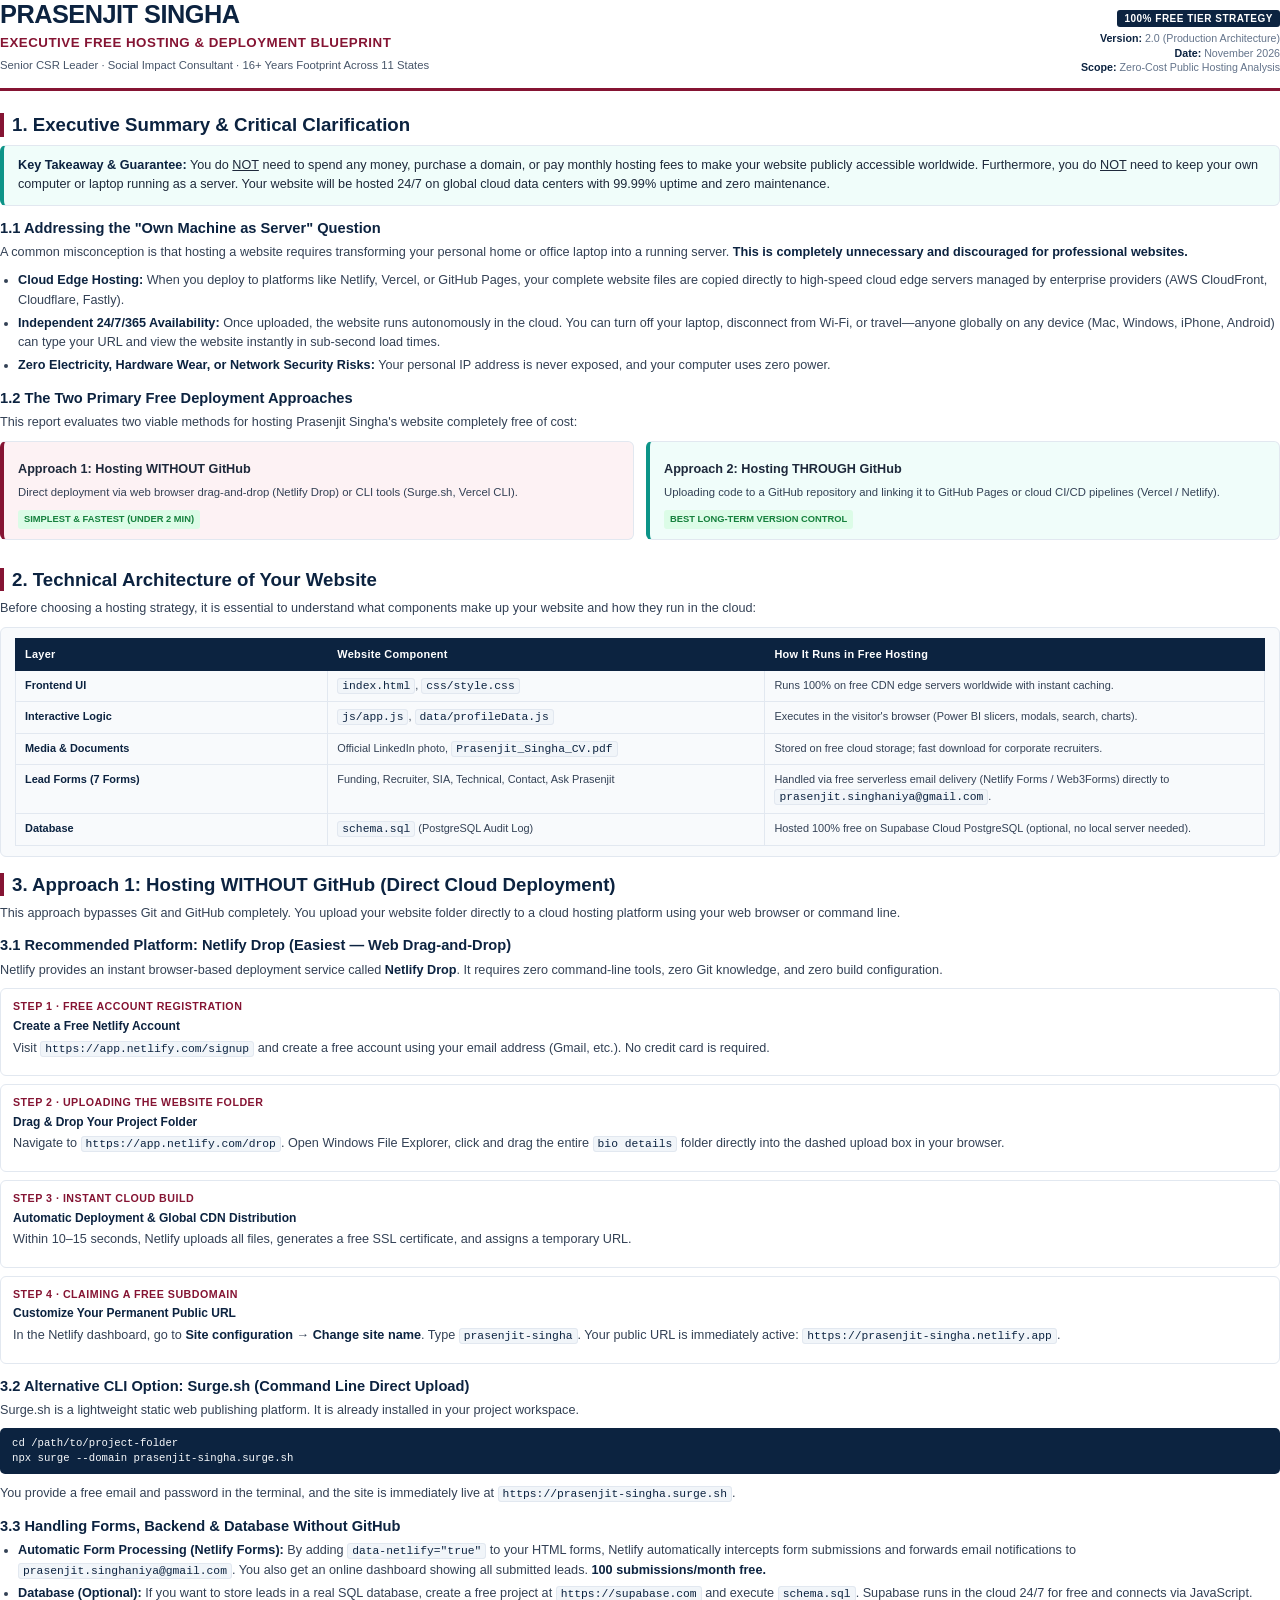
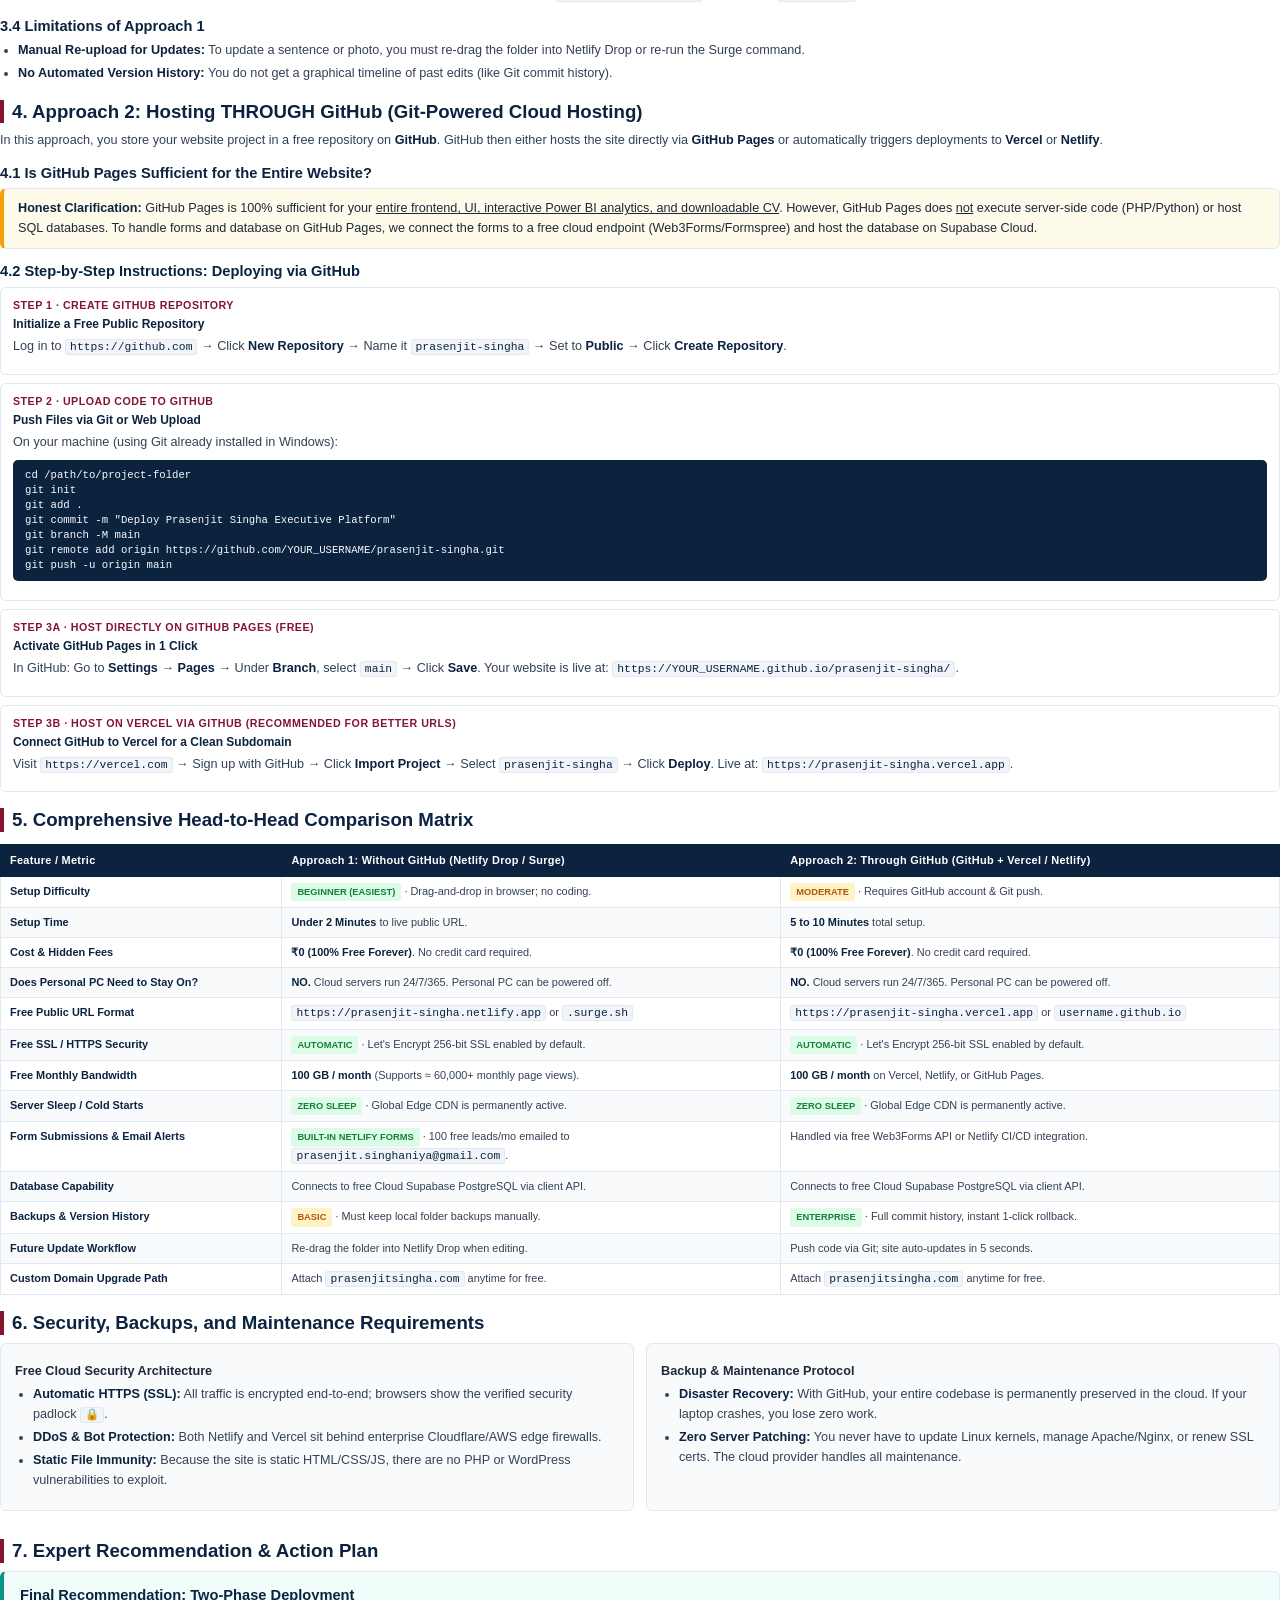
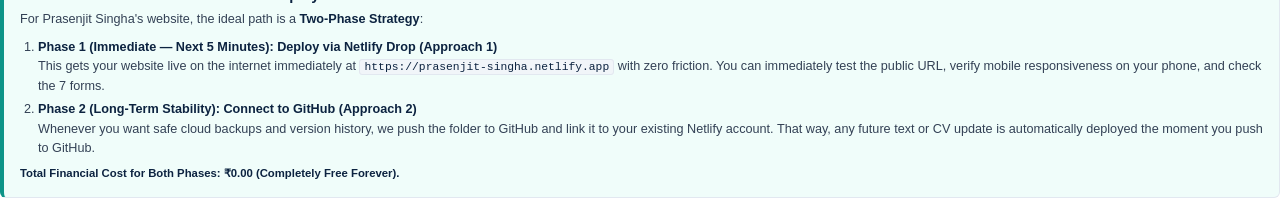
<file: free_hosting_guide.html>
<!DOCTYPE html>
<html lang="en">
<head>
  <meta charset="UTF-8">
  <title>Executive Guide: 100% Free Hosting & Deployment Strategy</title>
  <style>
    @page {
      size: A4;
      margin: 18mm 16mm 18mm 16mm;
      @bottom-right {
        content: counter(page);
      }
    }

    * {
      box-sizing: border-box;
      margin: 0;
      padding: 0;
    }

    body {
      font-family: -apple-system, BlinkMacSystemFont, 'Segoe UI', Roboto, Helvetica, Arial, sans-serif;
      color: #1e293b;
      background: #ffffff;
      line-height: 1.55;
      font-size: 9.5pt;
    }

    /* Cover / Header Banner */
    .header-banner {
      border-bottom: 3px solid #851433;
      padding-bottom: 14px;
      margin-bottom: 22px;
      display: flex;
      justify-content: space-between;
      align-items: flex-end;
    }

    .brand-title {
      font-size: 19pt;
      font-weight: 800;
      color: #0c2340;
      letter-spacing: -0.02em;
      line-height: 1.15;
    }

    .brand-subtitle {
      font-size: 10pt;
      font-weight: 600;
      color: #851433;
      margin-top: 4px;
      text-transform: uppercase;
      letter-spacing: 0.5px;
    }

    .doc-meta {
      text-align: right;
      font-size: 8pt;
      color: #64748b;
      line-height: 1.35;
    }

    .doc-badge {
      display: inline-block;
      background: #0c2340;
      color: #ffffff;
      font-size: 7.5pt;
      font-weight: 700;
      padding: 2px 7px;
      border-radius: 3px;
      text-transform: uppercase;
      letter-spacing: 0.5px;
      margin-bottom: 4px;
    }

    /* Typography */
    h1 {
      font-size: 14pt;
      font-weight: 800;
      color: #0c2340;
      margin: 16px 0 8px;
      border-left: 4px solid #851433;
      padding-left: 8px;
      line-height: 1.25;
    }

    h2 {
      font-size: 11pt;
      font-weight: 700;
      color: #0c2340;
      margin: 13px 0 6px;
      line-height: 1.25;
    }

    h3 {
      font-size: 9.5pt;
      font-weight: 700;
      color: #1e293b;
      margin: 8px 0 4px;
    }

    p {
      margin-bottom: 8px;
      color: #334155;
    }

    ul, ol {
      margin-left: 18px;
      margin-bottom: 10px;
    }

    li {
      margin-bottom: 3.5px;
      color: #334155;
    }

    strong {
      color: #0c2340;
    }

    code {
      font-family: Consolas, 'Courier New', monospace;
      font-size: 8.5pt;
      background: #f1f5f9;
      padding: 1px 4px;
      border-radius: 3px;
      color: #0c2340;
      border: 1px solid #e2e8f0;
    }

    pre {
      background: #0c2340;
      color: #f8fafc;
      padding: 8px 12px;
      border-radius: 5px;
      font-family: Consolas, 'Courier New', monospace;
      font-size: 8pt;
      margin-bottom: 10px;
      overflow-x: auto;
      line-height: 1.4;
    }

    /* Cards & Containers */
    .card {
      background: #f8fafc;
      border: 1px solid #e2e8f0;
      border-radius: 6px;
      padding: 10px 14px;
      margin-bottom: 12px;
      page-break-inside: avoid;
    }

    .card-accent {
      border-left: 4px solid #0d9488;
      background: #f0fdfa;
    }

    .card-warning {
      border-left: 4px solid #f59e0b;
      background: #fffbeb;
    }

    .card-primary {
      border-left: 4px solid #851433;
      background: #fdf2f4;
    }

    .grid-2 {
      display: grid;
      grid-template-columns: 1fr 1fr;
      gap: 12px;
      margin-bottom: 12px;
      page-break-inside: avoid;
    }

    /* Tables */
    table {
      width: 100%;
      border-collapse: collapse;
      margin: 12px 0 16px;
      font-size: 8.2pt;
      page-break-inside: avoid;
    }

    th {
      background: #0c2340;
      color: #ffffff;
      font-weight: 700;
      padding: 7px 9px;
      text-align: left;
      border: 1px solid #0c2340;
      letter-spacing: 0.3px;
    }

    td {
      padding: 6px 9px;
      border: 1px solid #e2e8f0;
      vertical-align: top;
      color: #334155;
    }

    tr:nth-child(even) td {
      background: #f8fafc;
    }

    .badge-pass {
      display: inline-block;
      background: #dcfce7;
      color: #15803d;
      font-weight: 700;
      font-size: 7pt;
      padding: 2px 6px;
      border-radius: 3px;
      text-transform: uppercase;
    }

    .badge-warn {
      display: inline-block;
      background: #fef3c7;
      color: #b45309;
      font-weight: 700;
      font-size: 7pt;
      padding: 2px 6px;
      border-radius: 3px;
      text-transform: uppercase;
    }

    .page-break {
      page-break-after: always;
    }

    /* Steps Box */
    .step-box {
      border: 1px solid #e2e8f0;
      border-radius: 6px;
      padding: 9px 12px;
      margin-bottom: 8px;
      background: #ffffff;
      page-break-inside: avoid;
    }

    .step-number {
      font-size: 8pt;
      font-weight: 800;
      color: #851433;
      text-transform: uppercase;
      letter-spacing: 0.5px;
      margin-bottom: 2px;
    }

    .step-title {
      font-size: 9pt;
      font-weight: 700;
      color: #0c2340;
      margin-bottom: 3px;
    }
  </style>
</head>
<body>

  <!-- ==================== HEADER ==================== -->
  <div class="header-banner">
    <div>
      <div class="brand-title">PRASENJIT SINGHA</div>
      <div class="brand-subtitle">Executive Free Hosting & Deployment Blueprint</div>
      <div style="font-size: 8.5pt; color: #475569; margin-top: 3px;">
        Senior CSR Leader &middot; Social Impact Consultant &middot; 16+ Years Footprint Across 11 States
      </div>
    </div>
    <div class="doc-meta">
      <span class="doc-badge">100% Free Tier Strategy</span><br>
      <strong>Version:</strong> 2.0 (Production Architecture)<br>
      <strong>Date:</strong> November 2026<br>
      <strong>Scope:</strong> Zero-Cost Public Hosting Analysis
    </div>
  </div>

  <!-- ==================== SECTION 1 ==================== -->
  <h1>1. Executive Summary & Critical Clarification</h1>

  <div class="card card-accent">
    <strong>Key Takeaway & Guarantee:</strong> You do <u>NOT</u> need to spend any money, purchase a domain, or pay monthly hosting fees to make your website publicly accessible worldwide. Furthermore, you do <u>NOT</u> need to keep your own computer or laptop running as a server. Your website will be hosted 24/7 on global cloud data centers with 99.99% uptime and zero maintenance.
  </div>

  <h2>1.1 Addressing the "Own Machine as Server" Question</h2>
  <p>
    A common misconception is that hosting a website requires transforming your personal home or office laptop into a running server. <strong>This is completely unnecessary and discouraged for professional websites.</strong>
  </p>
  <ul>
    <li><strong>Cloud Edge Hosting:</strong> When you deploy to platforms like Netlify, Vercel, or GitHub Pages, your complete website files are copied directly to high-speed cloud edge servers managed by enterprise providers (AWS CloudFront, Cloudflare, Fastly).</li>
    <li><strong>Independent 24/7/365 Availability:</strong> Once uploaded, the website runs autonomously in the cloud. You can turn off your laptop, disconnect from Wi-Fi, or travel—anyone globally on any device (Mac, Windows, iPhone, Android) can type your URL and view the website instantly in sub-second load times.</li>
    <li><strong>Zero Electricity, Hardware Wear, or Network Security Risks:</strong> Your personal IP address is never exposed, and your computer uses zero power.</li>
  </ul>

  <h2>1.2 The Two Primary Free Deployment Approaches</h2>
  <p>
    This report evaluates two viable methods for hosting Prasenjit Singha's website completely free of cost:
  </p>
  <div class="grid-2">
    <div class="card card-primary">
      <h3>Approach 1: Hosting WITHOUT GitHub</h3>
      <p style="font-size: 8.5pt;">
        Direct deployment via web browser drag-and-drop (Netlify Drop) or CLI tools (Surge.sh, Vercel CLI).
      </p>
      <span class="badge-pass">Simplest & Fastest (Under 2 Min)</span>
    </div>
    <div class="card card-accent">
      <h3>Approach 2: Hosting THROUGH GitHub</h3>
      <p style="font-size: 8.5pt;">
        Uploading code to a GitHub repository and linking it to GitHub Pages or cloud CI/CD pipelines (Vercel / Netlify).
      </p>
      <span class="badge-pass">Best Long-Term Version Control</span>
    </div>
  </div>

  <!-- ==================== SECTION 2 ==================== -->
  <h1>2. Technical Architecture of Your Website</h1>
  <p>
    Before choosing a hosting strategy, it is essential to understand what components make up your website and how they run in the cloud:
  </p>

  <div class="card">
    <table style="margin: 0;">
      <thead>
        <tr>
          <th style="width: 25%;">Layer</th>
          <th style="width: 35%;">Website Component</th>
          <th style="width: 40%;">How It Runs in Free Hosting</th>
        </tr>
      </thead>
      <tbody>
        <tr>
          <td><strong>Frontend UI</strong></td>
          <td><code>index.html</code>, <code>css/style.css</code></td>
          <td>Runs 100% on free CDN edge servers worldwide with instant caching.</td>
        </tr>
        <tr>
          <td><strong>Interactive Logic</strong></td>
          <td><code>js/app.js</code>, <code>data/profileData.js</code></td>
          <td>Executes in the visitor's browser (Power BI slicers, modals, search, charts).</td>
        </tr>
        <tr>
          <td><strong>Media & Documents</strong></td>
          <td>Official LinkedIn photo, <code>Prasenjit_Singha_CV.pdf</code></td>
          <td>Stored on free cloud storage; fast download for corporate recruiters.</td>
        </tr>
        <tr>
          <td><strong>Lead Forms (7 Forms)</strong></td>
          <td>Funding, Recruiter, SIA, Technical, Contact, Ask Prasenjit</td>
          <td>Handled via free serverless email delivery (Netlify Forms / Web3Forms) directly to <code>prasenjit.singhaniya@gmail.com</code>.</td>
        </tr>
        <tr>
          <td><strong>Database</strong></td>
          <td><code>schema.sql</code> (PostgreSQL Audit Log)</td>
          <td>Hosted 100% free on Supabase Cloud PostgreSQL (optional, no local server needed).</td>
        </tr>
      </tbody>
    </table>
  </div>

  <div class="page-break"></div>

  <!-- ==================== SECTION 3 ==================== -->
  <h1>3. Approach 1: Hosting WITHOUT GitHub (Direct Cloud Deployment)</h1>
  <p>
    This approach bypasses Git and GitHub completely. You upload your website folder directly to a cloud hosting platform using your web browser or command line.
  </p>

  <h2>3.1 Recommended Platform: Netlify Drop (Easiest — Web Drag-and-Drop)</h2>
  <p>
    Netlify provides an instant browser-based deployment service called <strong>Netlify Drop</strong>. It requires zero command-line tools, zero Git knowledge, and zero build configuration.
  </p>

  <div class="step-box">
    <div class="step-number">Step 1 &middot; Free Account Registration</div>
    <div class="step-title">Create a Free Netlify Account</div>
    <p>Visit <code>https://app.netlify.com/signup</code> and create a free account using your email address (Gmail, etc.). No credit card is required.</p>
  </div>

  <div class="step-box">
    <div class="step-number">Step 2 &middot; Uploading the Website Folder</div>
    <div class="step-title">Drag & Drop Your Project Folder</div>
    <p>Navigate to <code>https://app.netlify.com/drop</code>. Open Windows File Explorer, click and drag the entire <code>bio details</code> folder directly into the dashed upload box in your browser.</p>
  </div>

  <div class="step-box">
    <div class="step-number">Step 3 &middot; Instant Cloud Build</div>
    <div class="step-title">Automatic Deployment & Global CDN Distribution</div>
    <p>Within 10–15 seconds, Netlify uploads all files, generates a free SSL certificate, and assigns a temporary URL.</p>
  </div>

  <div class="step-box">
    <div class="step-number">Step 4 &middot; Claiming a Free Subdomain</div>
    <div class="step-title">Customize Your Permanent Public URL</div>
    <p>In the Netlify dashboard, go to <strong>Site configuration</strong> &rarr; <strong>Change site name</strong>. Type <code>prasenjit-singha</code>. Your public URL is immediately active: <code>https://prasenjit-singha.netlify.app</code>.</p>
  </div>

  <h2>3.2 Alternative CLI Option: Surge.sh (Command Line Direct Upload)</h2>
  <p>
    Surge.sh is a lightweight static web publishing platform. It is already installed in your project workspace.
  </p>
  <pre>cd /path/to/project-folder
npx surge --domain prasenjit-singha.surge.sh</pre>
  <p>You provide a free email and password in the terminal, and the site is immediately live at <code>https://prasenjit-singha.surge.sh</code>.</p>

  <h2>3.3 Handling Forms, Backend & Database Without GitHub</h2>
  <ul>
    <li><strong>Automatic Form Processing (Netlify Forms):</strong> By adding <code>data-netlify="true"</code> to your HTML forms, Netlify automatically intercepts form submissions and forwards email notifications to <code>prasenjit.singhaniya@gmail.com</code>. You also get an online dashboard showing all submitted leads. <strong>100 submissions/month free.</strong></li>
    <li><strong>Database (Optional):</strong> If you want to store leads in a real SQL database, create a free project at <code>https://supabase.com</code> and execute <code>schema.sql</code>. Supabase runs in the cloud 24/7 for free and connects via JavaScript.</li>
  </ul>

  <h2>3.4 Limitations of Approach 1</h2>
  <ul>
    <li><strong>Manual Re-upload for Updates:</strong> To update a sentence or photo, you must re-drag the folder into Netlify Drop or re-run the Surge command.</li>
    <li><strong>No Automated Version History:</strong> You do not get a graphical timeline of past edits (like Git commit history).</li>
  </ul>

  <!-- ==================== SECTION 4 ==================== -->
  <h1>4. Approach 2: Hosting THROUGH GitHub (Git-Powered Cloud Hosting)</h1>
  <p>
    In this approach, you store your website project in a free repository on <strong>GitHub</strong>. GitHub then either hosts the site directly via <strong>GitHub Pages</strong> or automatically triggers deployments to <strong>Vercel</strong> or <strong>Netlify</strong>.
  </p>

  <h2>4.1 Is GitHub Pages Sufficient for the Entire Website?</h2>
  <div class="card card-warning">
    <strong>Honest Clarification:</strong> GitHub Pages is 100% sufficient for your <u>entire frontend, UI, interactive Power BI analytics, and downloadable CV</u>. However, GitHub Pages does <u>not</u> execute server-side code (PHP/Python) or host SQL databases. To handle forms and database on GitHub Pages, we connect the forms to a free cloud endpoint (Web3Forms/Formspree) and host the database on Supabase Cloud.
  </div>

  <h2>4.2 Step-by-Step Instructions: Deploying via GitHub</h2>

  <div class="step-box">
    <div class="step-number">Step 1 &middot; Create GitHub Repository</div>
    <div class="step-title">Initialize a Free Public Repository</div>
    <p>Log in to <code>https://github.com</code> &rarr; Click <strong>New Repository</strong> &rarr; Name it <code>prasenjit-singha</code> &rarr; Set to <strong>Public</strong> &rarr; Click <strong>Create Repository</strong>.</p>
  </div>

  <div class="step-box">
    <div class="step-number">Step 2 &middot; Upload Code to GitHub</div>
    <div class="step-title">Push Files via Git or Web Upload</div>
    <p>On your machine (using Git already installed in Windows):</p>
    <pre>cd /path/to/project-folder
git init
git add .
git commit -m "Deploy Prasenjit Singha Executive Platform"
git branch -M main
git remote add origin https://github.com/YOUR_USERNAME/prasenjit-singha.git
git push -u origin main</pre>
  </div>

  <div class="step-box">
    <div class="step-number">Step 3A &middot; Host Directly on GitHub Pages (Free)</div>
    <div class="step-title">Activate GitHub Pages in 1 Click</div>
    <p>In GitHub: Go to <strong>Settings</strong> &rarr; <strong>Pages</strong> &rarr; Under <strong>Branch</strong>, select <code>main</code> &rarr; Click <strong>Save</strong>. Your website is live at: <code>https://YOUR_USERNAME.github.io/prasenjit-singha/</code>.</p>
  </div>

  <div class="step-box">
    <div class="step-number">Step 3B &middot; Host on Vercel via GitHub (Recommended for Better URLs)</div>
    <div class="step-title">Connect GitHub to Vercel for a Clean Subdomain</div>
    <p>Visit <code>https://vercel.com</code> &rarr; Sign up with GitHub &rarr; Click <strong>Import Project</strong> &rarr; Select <code>prasenjit-singha</code> &rarr; Click <strong>Deploy</strong>. Live at: <code>https://prasenjit-singha.vercel.app</code>.</p>
  </div>

  <div class="page-break"></div>

  <!-- ==================== SECTION 5 ==================== -->
  <h1>5. Comprehensive Head-to-Head Comparison Matrix</h1>

  <table>
    <thead>
      <tr>
        <th style="width: 22%;">Feature / Metric</th>
        <th style="width: 39%;">Approach 1: Without GitHub (Netlify Drop / Surge)</th>
        <th style="width: 39%;">Approach 2: Through GitHub (GitHub + Vercel / Netlify)</th>
      </tr>
    </thead>
    <tbody>
      <tr>
        <td><strong>Setup Difficulty</strong></td>
        <td><span class="badge-pass">Beginner (Easiest)</span> &middot; Drag-and-drop in browser; no coding.</td>
        <td><span class="badge-warn">Moderate</span> &middot; Requires GitHub account & Git push.</td>
      </tr>
      <tr>
        <td><strong>Setup Time</strong></td>
        <td><strong>Under 2 Minutes</strong> to live public URL.</td>
        <td><strong>5 to 10 Minutes</strong> total setup.</td>
      </tr>
      <tr>
        <td><strong>Cost & Hidden Fees</strong></td>
        <td><strong>₹0 (100% Free Forever)</strong>. No credit card required.</td>
        <td><strong>₹0 (100% Free Forever)</strong>. No credit card required.</td>
      </tr>
      <tr>
        <td><strong>Does Personal PC Need to Stay On?</strong></td>
        <td><strong>NO.</strong> Cloud servers run 24/7/365. Personal PC can be powered off.</td>
        <td><strong>NO.</strong> Cloud servers run 24/7/365. Personal PC can be powered off.</td>
      </tr>
      <tr>
        <td><strong>Free Public URL Format</strong></td>
        <td><code>https://prasenjit-singha.netlify.app</code> or <code>.surge.sh</code></td>
        <td><code>https://prasenjit-singha.vercel.app</code> or <code>username.github.io</code></td>
      </tr>
      <tr>
        <td><strong>Free SSL / HTTPS Security</strong></td>
        <td><span class="badge-pass">Automatic</span> &middot; Let's Encrypt 256-bit SSL enabled by default.</td>
        <td><span class="badge-pass">Automatic</span> &middot; Let's Encrypt 256-bit SSL enabled by default.</td>
      </tr>
      <tr>
        <td><strong>Free Monthly Bandwidth</strong></td>
        <td><strong>100 GB / month</strong> (Supports ≈ 60,000+ monthly page views).</td>
        <td><strong>100 GB / month</strong> on Vercel, Netlify, or GitHub Pages.</td>
      </tr>
      <tr>
        <td><strong>Server Sleep / Cold Starts</strong></td>
        <td><span class="badge-pass">Zero Sleep</span> &middot; Global Edge CDN is permanently active.</td>
        <td><span class="badge-pass">Zero Sleep</span> &middot; Global Edge CDN is permanently active.</td>
      </tr>
      <tr>
        <td><strong>Form Submissions & Email Alerts</strong></td>
        <td><span class="badge-pass">Built-in Netlify Forms</span> &middot; 100 free leads/mo emailed to <code>prasenjit.singhaniya@gmail.com</code>.</td>
        <td>Handled via free Web3Forms API or Netlify CI/CD integration.</td>
      </tr>
      <tr>
        <td><strong>Database Capability</strong></td>
        <td>Connects to free Cloud Supabase PostgreSQL via client API.</td>
        <td>Connects to free Cloud Supabase PostgreSQL via client API.</td>
      </tr>
      <tr>
        <td><strong>Backups & Version History</strong></td>
        <td><span class="badge-warn">Basic</span> &middot; Must keep local folder backups manually.</td>
        <td><span class="badge-pass">Enterprise</span> &middot; Full commit history, instant 1-click rollback.</td>
      </tr>
      <tr>
        <td><strong>Future Update Workflow</strong></td>
        <td>Re-drag the folder into Netlify Drop when editing.</td>
        <td>Push code via Git; site auto-updates in 5 seconds.</td>
      </tr>
      <tr>
        <td><strong>Custom Domain Upgrade Path</strong></td>
        <td>Attach <code>prasenjitsingha.com</code> anytime for free.</td>
        <td>Attach <code>prasenjitsingha.com</code> anytime for free.</td>
      </tr>
    </tbody>
  </table>

  <!-- ==================== SECTION 6 ==================== -->
  <h1>6. Security, Backups, and Maintenance Requirements</h1>

  <div class="grid-2">
    <div class="card">
      <h3>Free Cloud Security Architecture</h3>
      <ul>
        <li><strong>Automatic HTTPS (SSL):</strong> All traffic is encrypted end-to-end; browsers show the verified security padlock <code>🔒</code>.</li>
        <li><strong>DDoS & Bot Protection:</strong> Both Netlify and Vercel sit behind enterprise Cloudflare/AWS edge firewalls.</li>
        <li><strong>Static File Immunity:</strong> Because the site is static HTML/CSS/JS, there are no PHP or WordPress vulnerabilities to exploit.</li>
      </ul>
    </div>
    <div class="card">
      <h3>Backup & Maintenance Protocol</h3>
      <ul>
        <li><strong>Disaster Recovery:</strong> With GitHub, your entire codebase is permanently preserved in the cloud. If your laptop crashes, you lose zero work.</li>
        <li><strong>Zero Server Patching:</strong> You never have to update Linux kernels, manage Apache/Nginx, or renew SSL certs. The cloud provider handles all maintenance.</li>
      </ul>
    </div>
  </div>

  <!-- ==================== SECTION 7 ==================== -->
  <h1>7. Expert Recommendation & Action Plan</h1>

  <div class="card card-accent" style="padding: 14px 16px;">
    <h2 style="margin-top: 0; color: #0c2340; font-size: 11pt;">Final Recommendation: Two-Phase Deployment</h2>
    <p>
      For Prasenjit Singha's website, the ideal path is a <strong>Two-Phase Strategy</strong>:
    </p>
    <ol style="margin-bottom: 6px;">
      <li>
        <strong>Phase 1 (Immediate — Next 5 Minutes): Deploy via Netlify Drop (Approach 1)</strong><br>
        This gets your website live on the internet immediately at <code>https://prasenjit-singha.netlify.app</code> with zero friction. You can immediately test the public URL, verify mobile responsiveness on your phone, and check the 7 forms.
      </li>
      <li>
        <strong>Phase 2 (Long-Term Stability): Connect to GitHub (Approach 2)</strong><br>
        Whenever you want safe cloud backups and version history, we push the folder to GitHub and link it to your existing Netlify account. That way, any future text or CV update is automatically deployed the moment you push to GitHub.
      </li>
    </ol>
    <p style="margin-bottom: 0; font-size: 8.5pt; color: #047857;">
      <strong>Total Financial Cost for Both Phases: ₹0.00 (Completely Free Forever).</strong>
    </p>
  </div>

</body>
</html>
</file>
<file: css/style.css>
/**
 * PRASENJIT SINGHA - EXECUTIVE CONSULTING & LEADERSHIP PLATFORM
 * International Executive Styling | Navy Blue, Charcoal, Crisp White, Subtle Teal & Warm Gold
 * Inspired by premier social sector advisory firms (Bridgespan, Dalberg, McKinsey Social Sector)
 */

/* ==========================================================================
   1. CSS VARIABLES & DESIGN SYSTEM
   ========================================================================== */
:root {
  /* Executive Consulting Palette */
  --primary-navy: #0c2340;          /* Midnight Corporate Navy */
  --navy-dark: #071526;             /* Deepest Background Navy */
  --navy-surface: #102a4d;          /* Card Background Navy */
  --navy-light: #1e3a5f;            /* Hover Navy */
  
  --teal-accent: #0d9488;           /* Subtle Professional Teal */
  --teal-light: #14b8a6;            /* Bright Teal */
  --teal-subtle: #f0fdfa;           /* Soft Teal Tint */
  --teal-glow: rgba(13, 148, 136, 0.15);

  --bandhan-crimson: #851433;       /* Bandhan Inspired Deep Burgundy */
  --crimson-hover: #690f28;         /* Dark Crimson */
  --crimson-subtle: #fbebf0;        /* Soft Crimson Tint */

  --gold-accent: #d97706;           /* Warm Golden Amber */
  --gold-light: #f59e0b;            /* Radiant Amber */
  --gold-subtle: #fffbeb;           /* Gold Tint */
  --gold-border: #fde68a;

  /* Neutrals & Surfaces */
  --bg-page: #f8fafc;               /* Crisp Off-White */
  --bg-surface: #ffffff;            /* Pure White */
  --bg-alt: #f1f5f9;                /* Light Slate Tint */
  --border-light: #e2e8f0;          /* Clean Slate Border */
  --border-medium: #cbd5e1;         /* Medium Border */
  
  --text-primary: #0f172a;          /* Charcoal Slate */
  --text-secondary: #334155;        /* Subdued Slate */
  --text-muted: #64748b;            /* Soft Slate */
  --text-inverse: #ffffff;          /* White Text */

  /* Shadows & Elevations */
  --shadow-xs: 0 1px 2px 0 rgba(0, 0, 0, 0.05);
  --shadow-sm: 0 2px 4px 0 rgba(12, 35, 64, 0.06);
  --shadow-md: 0 4px 12px -2px rgba(12, 35, 64, 0.08), 0 2px 6px -1px rgba(12, 35, 64, 0.04);
  --shadow-lg: 0 12px 28px -4px rgba(12, 35, 64, 0.12), 0 4px 12px -2px rgba(12, 35, 64, 0.06);
  --shadow-glow: 0 0 20px rgba(13, 148, 136, 0.25);

  /* Layout & Geometry */
  --radius-sm: 6px;
  --radius-md: 10px;
  --radius-lg: 16px;
  --radius-full: 9999px;
  --max-width: 1280px;
  --transition: all 0.25s ease-in-out;
}

/* Base Reset & Typography */
*, *::before, *::after {
  box-sizing: border-box;
  margin: 0;
  padding: 0;
}

html {
  scroll-behavior: smooth;
  font-size: 16px;
  overflow-x: hidden;
}

body {
  font-family: 'Inter', -apple-system, BlinkMacSystemFont, 'Segoe UI', Roboto, Helvetica, Arial, sans-serif;
  color: var(--text-primary);
  background-color: var(--bg-page);
  line-height: 1.65;
  -webkit-font-smoothing: antialiased;
  overflow-x: hidden;
}

body.menu-locked,
body.modal-locked {
  overflow: hidden;
}

h1, h2, h3, h4, h5, h6 {
  color: var(--text-primary);
  font-weight: 700;
  line-height: 1.25;
  letter-spacing: -0.02em;
}

p {
  margin-bottom: 1rem;
}

a {
  color: var(--primary-navy);
  text-decoration: none;
  transition: var(--transition);
}

a:hover {
  color: var(--teal-accent);
}

img {
  max-width: 100%;
  height: auto;
  display: block;
}

.container {
  width: 100%;
  max-width: var(--max-width);
  margin-left: auto;
  margin-right: auto;
  padding-left: 1.5rem;
  padding-right: 1.5rem;
}

/* ==========================================================================
   2. TOP UTILITY BAR (Executive Micro-Header)
   ========================================================================== */
.top-utility-bar {
  background: linear-gradient(180deg, #0b1329 0%, #070d1d 100%);
  color: #94a3b8;
  font-size: 0.8125rem;
  line-height: 1.4;
  border-bottom: 1px solid rgba(255, 255, 255, 0.08);
  position: relative;
  z-index: 1001;
}

.top-utility-bar .container {
  max-width: 1440px;
  width: 100%;
  padding-left: 1.5rem;
  padding-right: 1.5rem;
}

.utility-bar-inner {
  display: flex;
  justify-content: space-between;
  align-items: center;
  min-height: 38px;
  padding: 0.35rem 0;
  gap: 0.75rem 1rem;
  flex-wrap: wrap;
}

.utility-left,
.utility-right {
  display: flex;
  align-items: center;
  gap: 0.85rem;
  flex-wrap: wrap;
}

.utility-item {
  display: inline-flex;
  align-items: center;
  gap: 0.45rem;
  color: #cbd5e1;
  font-weight: 500;
  white-space: nowrap;
  letter-spacing: 0.01em;
}

.utility-link {
  color: #cbd5e1;
  display: inline-flex;
  align-items: center;
  gap: 0.45rem;
  font-weight: 500;
  white-space: nowrap;
  letter-spacing: 0.01em;
  padding: 0.2rem 0.4rem;
  border-radius: 4px;
  transition: all 0.2s cubic-bezier(0.4, 0, 0.2, 1);
  text-decoration: none;
}

.utility-link:hover {
  color: #ffffff;
  background: rgba(255, 255, 255, 0.07);
}

.utility-link:hover i {
  transform: scale(1.12);
}

/* Subtle Vertical Dividers */
.utility-sep {
  display: inline-block;
  width: 1px;
  height: 13px;
  background: rgba(255, 255, 255, 0.12);
  vertical-align: middle;
}

/* Jewel-Tone Icon Color System */
.utility-item i,
.utility-link i {
  font-size: 0.825rem;
  transition: transform 0.2s ease;
}

.utility-icon-teal {
  color: #2dd4bf !important;
}

.utility-icon-sky {
  color: #38bdf8 !important;
}

.utility-icon-emerald {
  color: #34d399 !important;
}

.utility-icon-linkedin {
  color: #60a5fa !important;
}

.utility-icon-gold {
  color: #f59e0b !important;
}

.utility-icon-rose {
  color: #fb7185 !important;
}

.utility-icon-purple {
  color: #c084fc !important;
}

/* Dashboard Micro-Badge */
.utility-badge-link {
  display: inline-flex;
  align-items: center;
  gap: 0.45rem;
}

.utility-micro-badge {
  display: inline-block;
  font-size: 0.675rem;
  font-weight: 700;
  line-height: 1;
  padding: 0.2rem 0.45rem;
  border-radius: 9999px;
  background: rgba(245, 158, 11, 0.15);
  color: #fbbf24;
  border: 1px solid rgba(245, 158, 11, 0.35);
  letter-spacing: 0.02em;
}

.utility-badge-link:hover .utility-micro-badge {
  background: rgba(245, 158, 11, 0.25);
  border-color: #fbbf24;
}

/* Responsive Location Text Helpers */
.loc-compact {
  display: none;
}

.loc-full {
  display: inline;
}

@media (max-width: 1280px) {
  .utility-loc-item .loc-full {
    display: none;
  }
  .utility-loc-item .loc-compact {
    display: inline;
  }
  .utility-left,
  .utility-right {
    gap: 0.65rem;
  }
}

@media (max-width: 1024px) {
  .utility-loc-item {
    display: none;
  }
  .utility-loc-item + .utility-sep {
    display: none;
  }
  .utility-bar-inner {
    justify-content: center;
    gap: 0.5rem;
    padding: 0.35rem 0;
  }
  .utility-left,
  .utility-right {
    justify-content: center;
  }
}

/* ==========================================================================
   3. EXECUTIVE STICKY NAVBAR
   ========================================================================== */
.site-header {
  position: sticky;
  top: 0;
  z-index: 1000;
  background: rgba(255, 255, 255, 0.98);
  backdrop-filter: blur(12px);
  border-bottom: 1px solid var(--border-light);
  box-shadow: var(--shadow-xs);
  transition: var(--transition);
}

.site-header .container {
  max-width: 1440px;
  width: 100%;
  padding-left: 1.5rem;
  padding-right: 1.5rem;
}

.site-header.scrolled {
  box-shadow: var(--shadow-md);
  background: #ffffff;
}

.nav-container {
  display: flex;
  align-items: center;
  justify-content: space-between;
  height: 72px;
  gap: 0.75rem;
  width: 100%;
  overflow: visible;
}

/* Brand Emblem & Monogram */
.brand-wrapper {
  display: flex;
  align-items: center;
  gap: 0.65rem;
  flex-shrink: 0;
  text-decoration: none;
}

.brand-emblem-box {
  position: relative;
  width: 44px;
  height: 44px;
  flex-shrink: 0;
}

.brand-emblem-inner {
  width: 100%;
  height: 100%;
  background: linear-gradient(135deg, var(--bandhan-crimson), #520b1f);
  border-radius: 10px;
  display: flex;
  align-items: center;
  justify-content: center;
  box-shadow: 0 4px 10px rgba(133, 20, 51, 0.3);
  border: 1px solid rgba(255, 255, 255, 0.2);
}

.brand-monogram {
  color: #ffffff;
  font-weight: 800;
  font-size: 1.15rem;
  letter-spacing: 0.5px;
}

.brand-text {
  display: flex;
  flex-direction: column;
}

.brand-name {
  font-size: 1.15rem;
  font-weight: 800;
  color: var(--primary-navy);
  line-height: 1.15;
  letter-spacing: -0.01em;
  white-space: nowrap;
}

.brand-sub {
  font-size: 0.7rem;
  font-weight: 600;
  color: var(--teal-accent);
  text-transform: uppercase;
  letter-spacing: 0.5px;
  white-space: nowrap;
}

/* Nav Menu (10 Items Compact & Executive) */
.nav-menu-wrapper {
  display: flex;
  align-items: center;
  flex-grow: 1;
  justify-content: center;
  min-width: 0;
}

.nav-menu {
  display: flex;
  list-style: none;
  align-items: center;
  gap: 0.15rem;
}

.nav-link {
  font-size: 0.825rem;
  font-weight: 600;
  color: var(--text-secondary);
  padding: 0.4rem 0.55rem;
  border-radius: var(--radius-sm);
  transition: var(--transition);
  white-space: nowrap;
}

.nav-link:hover,
.nav-link.active {
  color: var(--primary-navy);
  background-color: #f1f5f9;
}

.nav-link.active {
  color: var(--teal-accent);
  font-weight: 700;
}

/* Nav Action Buttons */
.nav-actions {
  display: flex;
  align-items: center;
  gap: 0.5rem;
  flex-shrink: 0;
  margin-left: auto;
}

.nav-actions .btn {
  white-space: nowrap;
  flex-shrink: 0;
  font-size: 0.8rem;
  padding: 0.45rem 0.85rem;
}

.mobile-toggle {
  display: none;
  background: none;
  border: none;
  font-size: 1.35rem;
  color: var(--primary-navy);
  cursor: pointer;
  padding: 0.5rem;
}

/* ==========================================================================
   4. BUTTONS & UI CONTROLS
   ========================================================================== */
.btn {
  display: inline-flex;
  align-items: center;
  justify-content: center;
  gap: 0.5rem;
  font-size: 0.875rem;
  font-weight: 600;
  padding: 0.65rem 1.25rem;
  border-radius: var(--radius-sm);
  border: 1px solid transparent;
  cursor: pointer;
  transition: var(--transition);
  text-decoration: none;
  white-space: nowrap;
}

.btn-sm {
  font-size: 0.8rem;
  padding: 0.45rem 0.85rem;
}

.btn-lg {
  font-size: 0.95rem;
  padding: 0.8rem 1.6rem;
}

.btn-primary {
  background: var(--bandhan-crimson);
  color: #ffffff;
  border-color: var(--bandhan-crimson);
  box-shadow: 0 4px 12px rgba(133, 20, 51, 0.25);
}

.btn-primary:hover {
  background: var(--crimson-hover);
  color: #ffffff;
  transform: translateY(-1px);
}

.btn-navy {
  background: var(--primary-navy);
  color: #ffffff;
  border-color: var(--primary-navy);
}

.btn-navy:hover {
  background: var(--navy-dark);
  color: #ffffff;
  transform: translateY(-1px);
}

.btn-teal {
  background: var(--teal-accent);
  color: #ffffff;
  border-color: var(--teal-accent);
}

.btn-teal:hover {
  background: var(--teal-light);
  color: #ffffff;
  transform: translateY(-1px);
}

.btn-accent {
  background: var(--gold-accent);
  color: #ffffff;
  border-color: var(--gold-accent);
}

.btn-accent:hover {
  background: var(--gold-light);
  color: #ffffff;
}

.btn-gold {
  background: linear-gradient(135deg, #f59e0b 0%, #d97706 100%);
  color: #0f172a !important;
  font-weight: 700;
  border: 1px solid #fbbf24;
  box-shadow: 0 4px 14px rgba(217, 119, 6, 0.3);
}

.btn-gold:hover {
  background: linear-gradient(135deg, #fbbf24 0%, #f59e0b 100%);
  color: #0f172a !important;
  transform: translateY(-2px);
  box-shadow: 0 6px 18px rgba(217, 119, 6, 0.45);
}

.btn-gold i {
  color: #0f172a !important;
}

.btn-outline {
  background: transparent;
  color: var(--primary-navy);
  border-color: var(--border-medium);
}

.btn-outline:hover {
  background: #f1f5f9;
  border-color: var(--primary-navy);
}

.btn-outline-white {
  background: transparent;
  color: #ffffff;
  border-color: rgba(255, 255, 255, 0.4);
}

.btn-outline-white:hover {
  background: rgba(255, 255, 255, 0.12);
  border-color: #ffffff;
  color: #ffffff;
}

/* ==========================================================================
   5. EXECUTIVE HERO SECTION (PROMPTS 1 & 2)
   ========================================================================== */
.hero-section {
  position: relative;
  background: linear-gradient(135deg, var(--navy-dark) 0%, var(--primary-navy) 65%, #0e2f56 100%);
  color: #ffffff;
  padding: 4.5rem 0 4rem;
  overflow: hidden;
}

.hero-bg-overlay {
  position: absolute;
  top: 0;
  left: 0;
  width: 100%;
  height: 100%;
  background-image: 
    radial-gradient(circle at 15% 25%, rgba(13, 148, 136, 0.15) 0%, transparent 40%),
    radial-gradient(circle at 85% 75%, rgba(133, 20, 51, 0.2) 0%, transparent 45%),
    linear-gradient(to right, rgba(255, 255, 255, 0.02) 1px, transparent 1px),
    linear-gradient(to bottom, rgba(255, 255, 255, 0.02) 1px, transparent 1px);
  background-size: 100% 100%, 100% 100%, 40px 40px, 40px 40px;
  pointer-events: none;
}

.hero-grid {
  display: grid;
  grid-template-columns: 1.25fr 0.85fr;
  gap: 3rem;
  align-items: center;
  position: relative;
  z-index: 10;
  min-width: 0;
}

.hero-content {
  min-width: 0;
  max-width: 100%;
}

.hero-executive-pill {
  display: inline-flex;
  flex-wrap: wrap;
  align-items: center;
  gap: 0.6rem;
  background: rgba(255, 255, 255, 0.08);
  border: 1px solid rgba(255, 255, 255, 0.15);
  padding: 0.35rem 0.9rem;
  border-radius: var(--radius-full);
  font-size: 0.8rem;
  font-weight: 600;
  color: #cbd5e1;
  margin-bottom: 1.25rem;
  backdrop-filter: blur(6px);
  max-width: 100%;
  box-sizing: border-box;
}

.hero-executive-pill span:not(.pulse-indicator) {
  white-space: normal;
  word-break: break-word;
}

.pulse-indicator {
  width: 8px;
  height: 8px;
  background-color: var(--teal-light);
  border-radius: 50%;
  box-shadow: 0 0 8px var(--teal-light);
  flex-shrink: 0;
}

.hero-headline {
  font-size: 2.75rem;
  font-weight: 800;
  color: #ffffff;
  line-height: 1.15;
  margin-bottom: 0.75rem;
  letter-spacing: -0.025em;
}

.hero-headline .highlight-teal {
  color: var(--teal-light);
}

.hero-subheadline {
  font-size: 1.15rem;
  font-weight: 600;
  color: #e2e8f0;
  margin-bottom: 1.25rem;
  line-height: 1.4;
  letter-spacing: -0.01em;
}

/* Brand Statement Callout */
.hero-brand-statement {
  background: rgba(13, 148, 136, 0.12);
  border-left: 3px solid var(--teal-light);
  padding: 0.75rem 1.15rem;
  border-radius: 0 var(--radius-sm) var(--radius-sm) 0;
  margin-bottom: 1.5rem;
}

.hero-brand-statement p {
  font-size: 0.925rem;
  font-style: italic;
  color: #e2e8f0;
  margin: 0;
  line-height: 1.5;
}

.hero-brand-statement strong {
  color: #ffffff;
  font-style: normal;
}

.hero-summary-text {
  font-size: 1rem;
  color: #cbd5e1;
  line-height: 1.6;
  margin-bottom: 1.75rem;
}

/* Hero CTA Group */
.hero-cta-group {
  display: flex;
  flex-wrap: wrap;
  gap: 0.85rem;
  align-items: center;
  margin-bottom: 2rem;
}

.hero-cta-group .btn {
  white-space: nowrap;
}

/* Hero Right: Executive Dossier Card */
.hero-dossier-card {
  background: rgba(255, 255, 255, 0.05);
  border: 1px solid rgba(255, 255, 255, 0.12);
  border-radius: var(--radius-lg);
  padding: 2rem;
  backdrop-filter: blur(16px);
  box-shadow: 0 20px 40px rgba(0, 0, 0, 0.3);
}

.dossier-header {
  display: flex;
  align-items: center;
  gap: 1.25rem;
  margin-bottom: 1.5rem;
  padding-bottom: 1.25rem;
  border-bottom: 1px solid rgba(255, 255, 255, 0.1);
}

.dossier-avatar-box {
  position: relative;
  width: 72px;
  height: 72px;
  border-radius: var(--radius-md);
  overflow: hidden;
  background: linear-gradient(135deg, var(--bandhan-crimson), #450a1a);
  display: flex;
  align-items: center;
  justify-content: center;
  color: #ffffff;
  font-size: 1.75rem;
  font-weight: 800;
  box-shadow: 0 8px 20px rgba(133, 20, 51, 0.4);
  border: 2px solid rgba(255, 255, 255, 0.25);
  flex-shrink: 0;
}

.dossier-avatar-img {
  width: 100%;
  height: 100%;
  object-fit: cover;
  object-position: center top;
  display: block;
}

.dossier-title-wrap h3 {
  color: #ffffff;
  font-size: 1.35rem;
  margin-bottom: 0.25rem;
}

.dossier-badge {
  display: inline-block;
  background: rgba(13, 148, 136, 0.25);
  color: #5eead4;
  border: 1px solid rgba(13, 148, 136, 0.4);
  font-size: 0.725rem;
  font-weight: 700;
  padding: 0.2rem 0.55rem;
  border-radius: var(--radius-full);
  text-transform: uppercase;
}

.dossier-items-list {
  display: flex;
  flex-direction: column;
  gap: 0.85rem;
  margin-bottom: 1.5rem;
}

.dossier-item {
  display: flex;
  align-items: flex-start;
  gap: 0.75rem;
  font-size: 0.875rem;
  color: #cbd5e1;
}

.dossier-item i {
  color: var(--teal-light);
  margin-top: 0.25rem;
}

.dossier-footer {
  display: flex;
  gap: 0.75rem;
  padding-top: 1.25rem;
  border-top: 1px solid rgba(255, 255, 255, 0.1);
}

/* Hero Counter Bar */
.hero-counter-bar {
  background: var(--navy-dark);
  border-top: 1px solid rgba(255, 255, 255, 0.08);
  border-bottom: 1px solid rgba(255, 255, 255, 0.08);
  padding: 1.75rem 0;
}

.counter-grid {
  display: grid;
  grid-template-columns: repeat(4, 1fr);
  gap: 1.5rem;
}

.counter-card {
  text-align: center;
  padding: 0.75rem;
  border-right: 1px solid rgba(255, 255, 255, 0.08);
}

.counter-card:last-child {
  border-right: none;
}

.stat-number {
  font-size: 2.25rem;
  font-weight: 800;
  color: #ffffff;
  line-height: 1.1;
  margin-bottom: 0.25rem;
  font-feature-settings: "tnum";
}

.stat-number.text-teal {
  color: var(--teal-light);
}

.stat-number.text-gold {
  color: var(--gold-light);
}

.stat-label {
  font-size: 0.825rem;
  font-weight: 600;
  color: #94a3b8;
  text-transform: uppercase;
  letter-spacing: 0.5px;
}

/* ==========================================================================
   5B. DUAL-LEVEL EXECUTIVE VALUE MATRIX SECTION
   ========================================================================== */
.service-matrix-section {
  background: #ffffff;
  border-bottom: 1px solid var(--border-light);
  padding: 4.5rem 0;
}

.matrix-grid-2 {
  display: grid;
  grid-template-columns: repeat(2, 1fr);
  gap: 2rem;
  margin-top: 1rem;
}

.matrix-card {
  background: var(--bg-page);
  border: 1px solid var(--border-light);
  border-radius: var(--radius-lg);
  padding: 2.25rem;
  box-shadow: var(--shadow-sm);
  display: flex;
  flex-direction: column;
  position: relative;
  overflow: hidden;
  transition: var(--transition);
}

.matrix-card:hover {
  transform: translateY(-4px);
  box-shadow: var(--shadow-lg);
}

.matrix-card-corporate {
  border-top: 5px solid var(--primary-navy);
}

.matrix-card-development {
  border-top: 5px solid var(--teal-accent);
}

.matrix-card-header {
  display: flex;
  align-items: center;
  gap: 1.25rem;
  margin-bottom: 1.25rem;
  padding-bottom: 1.25rem;
  border-bottom: 1px solid var(--border-light);
}

.matrix-icon-box {
  width: 58px;
  height: 58px;
  border-radius: var(--radius-md);
  display: flex;
  align-items: center;
  justify-content: center;
  font-size: 1.6rem;
  flex-shrink: 0;
}

.matrix-card-corporate .matrix-icon-box {
  background: var(--navy-surface);
  color: #ffffff;
}

.matrix-card-development .matrix-icon-box {
  background: var(--teal-subtle);
  color: var(--teal-accent);
}

.matrix-title-wrap h3 {
  font-size: 1.35rem;
  color: var(--primary-navy);
  margin-bottom: 0.2rem;
}

.matrix-level-tag {
  font-size: 0.725rem;
  font-weight: 700;
  text-transform: uppercase;
  letter-spacing: 0.5px;
  padding: 0.2rem 0.55rem;
  border-radius: var(--radius-full);
  display: inline-block;
}

.matrix-card-corporate .matrix-level-tag {
  background: #e2e8f0;
  color: var(--primary-navy);
}

.matrix-card-development .matrix-level-tag {
  background: var(--teal-subtle);
  color: var(--teal-accent);
}

.matrix-features-list {
  list-style: none;
  margin-bottom: 1.75rem;
  flex-grow: 1;
  display: flex;
  flex-direction: column;
  gap: 0.85rem;
}

.matrix-feature-item {
  display: flex;
  align-items: flex-start;
  gap: 0.75rem;
  font-size: 0.9rem;
  color: var(--text-secondary);
  line-height: 1.5;
}

.matrix-feature-item i {
  margin-top: 0.25rem;
  font-size: 0.85rem;
  flex-shrink: 0;
}

.matrix-card-corporate .matrix-feature-item i {
  color: var(--bandhan-crimson);
}

.matrix-card-development .matrix-feature-item i {
  color: var(--teal-accent);
}

.matrix-feature-item strong {
  color: var(--primary-navy);
  display: block;
}

.matrix-card-footer {
  padding-top: 1.25rem;
  border-top: 1px solid var(--border-light);
}

.hero-cv-secondary {
  margin-top: 0.5rem;
}

.cv-link-subtle {
  display: inline-flex;
  align-items: center;
  gap: 0.5rem;
  font-size: 0.825rem;
  color: #94a3b8;
  text-decoration: underline;
  transition: var(--transition);
}

.cv-link-subtle:hover {
  color: #ffffff;
}

/* Hero Right: Capabilities Matrix Card */
.capabilities-matrix-list {
  display: flex;
  flex-direction: column;
  gap: 1rem;
  margin-bottom: 1.5rem;
}

.capability-tier-block {
  background: rgba(255, 255, 255, 0.04);
  border-left: 3px solid var(--teal-light);
  padding: 0.75rem 1rem;
  border-radius: 0 var(--radius-sm) var(--radius-sm) 0;
}

.capability-tier-block-corporate {
  border-left-color: #f59e0b;
}

.capability-tier-block-development {
  border-left-color: var(--teal-light);
}

.capability-tier-title {
  font-size: 0.75rem;
  font-weight: 700;
  text-transform: uppercase;
  color: #ffffff;
  letter-spacing: 0.5px;
  margin-bottom: 0.35rem;
  display: flex;
  align-items: center;
  gap: 0.4rem;
}

.capability-tier-block-corporate .capability-tier-title {
  color: #fcd34d;
}

.capability-tier-block-development .capability-tier-title {
  color: #5eead4;
}

.capability-tier-items {
  font-size: 0.825rem;
  color: #e2e8f0;
  line-height: 1.45;
  margin: 0;
}

/* ==========================================================================
   6. SECTION HEADERS & GENERAL SECTION LAYOUT
   ========================================================================== */
.section,
section[id] {
  padding: 5rem 0;
  position: relative;
  scroll-margin-top: 80px;
}

.section-alt {
  background-color: var(--bg-alt);
}

.section-dark {
  background: var(--navy-dark);
  color: #ffffff;
}

.section-dark h2,
.section-dark h3,
.section-dark h4 {
  color: #ffffff;
}

.section-dark .section-subtitle {
  color: #94a3b8;
}

.section-header {
  text-align: center;
  max-width: 800px;
  margin: 0 auto 3.5rem;
}

.section-tag {
  display: inline-block;
  background: var(--teal-subtle);
  color: var(--teal-accent);
  border: 1px solid rgba(13, 148, 136, 0.25);
  font-size: 0.775rem;
  font-weight: 700;
  text-transform: uppercase;
  letter-spacing: 1px;
  padding: 0.35rem 0.85rem;
  border-radius: var(--radius-full);
  margin-bottom: 0.85rem;
}

.section-dark .section-tag {
  background: rgba(13, 148, 136, 0.18);
  color: #5eead4;
  border-color: rgba(13, 148, 136, 0.35);
}

.section-title {
  font-size: 2.25rem;
  font-weight: 800;
  color: var(--primary-navy);
  margin-bottom: 0.85rem;
  letter-spacing: -0.02em;
}

.section-subtitle {
  font-size: 1.05rem;
  color: var(--text-muted);
  line-height: 1.6;
}

/* ==========================================================================
   6B. EXECUTIVE GOVERNANCE & PERFORMANCE DASHBOARD
   ========================================================================== */
.section-analytics {
  background: linear-gradient(180deg, #f8fafc 0%, #f1f5f9 100%);
  border-top: 1px solid var(--border-light);
  border-bottom: 1px solid var(--border-light);
  position: relative;
}

/* Dashboard Frame Window Shell */
.powerbi-window-frame {
  background: #ffffff;
  border: 1px solid #e2e8f0;
  border-radius: 16px;
  box-shadow: 0 20px 45px -15px rgba(12, 35, 64, 0.1), 0 0 0 1px rgba(12, 35, 64, 0.04);
  overflow: hidden;
  margin-top: 2rem;
  transition: var(--transition);
}

.powerbi-window-frame.pb-fullscreen-mode {
  position: fixed;
  top: 0;
  left: 0;
  width: 100vw;
  height: 100vh;
  z-index: 99999;
  border-radius: 0;
  overflow-y: auto;
  margin: 0;
}

/* Top Chrome Ribbon */
.powerbi-chrome-bar {
  background: linear-gradient(135deg, #0c2340 0%, #0a192f 100%);
  color: #f8fafc;
  padding: 0.85rem 1.5rem;
  display: flex;
  align-items: center;
  justify-content: space-between;
  gap: 1rem;
  flex-wrap: wrap;
  border-bottom: 1px solid rgba(255, 255, 255, 0.08);
}

.powerbi-chrome-left,
.powerbi-chrome-right {
  display: flex;
  align-items: center;
  gap: 0.85rem;
  flex-wrap: wrap;
}

.powerbi-app-brand {
  display: flex;
  align-items: center;
  gap: 0.75rem;
}

.powerbi-symbol {
  display: inline-flex;
  align-items: flex-end;
  gap: 3px;
  height: 22px;
  width: 18px;
}

.pb-b1 { width: 4px; height: 9px; background: #f59e0b; border-radius: 1px; }
.pb-b2 { width: 4px; height: 16px; background: #f59e0b; border-radius: 1px; }
.pb-b3 { width: 4px; height: 22px; background: #f59e0b; border-radius: 1px; }

.powerbi-title-text {
  display: flex;
  flex-direction: column;
}

.pb-report-name {
  font-size: 0.875rem;
  font-weight: 700;
  letter-spacing: 0.6px;
  color: #ffffff;
}

.pb-report-meta {
  font-size: 0.725rem;
  color: #94a3b8;
  display: flex;
  align-items: center;
  gap: 0.35rem;
}

.pb-sync-indicator {
  display: inline-flex;
  align-items: center;
  gap: 0.45rem;
  font-size: 0.75rem;
  color: #38bdf8;
  font-weight: 600;
  background: rgba(56, 189, 248, 0.12);
  padding: 0.25rem 0.65rem;
  border-radius: var(--radius-sm);
  border: 1px solid rgba(56, 189, 248, 0.25);
}

.pb-sync-dot {
  width: 7px;
  height: 7px;
  border-radius: 50%;
  background: #38bdf8;
  box-shadow: 0 0 6px #38bdf8;
  animation: pulseSync 2s infinite ease-in-out;
}

@keyframes pulseSync {
  0%, 100% { opacity: 1; transform: scale(1); }
  50% { opacity: 0.5; transform: scale(0.85); }
}

.pb-tool-btn {
  background: rgba(255, 255, 255, 0.08);
  border: 1px solid rgba(255, 255, 255, 0.16);
  color: #e2e8f0;
  font-size: 0.775rem;
  font-weight: 600;
  padding: 0.35rem 0.75rem;
  border-radius: var(--radius-sm);
  cursor: pointer;
  display: inline-flex;
  align-items: center;
  gap: 0.35rem;
  transition: var(--transition);
}

.pb-tool-btn:hover {
  background: rgba(255, 255, 255, 0.18);
  color: #ffffff;
}

/* Slicers & View Ribbon */
.powerbi-slicers-bar {
  background: #ffffff;
  border-bottom: 1px solid #e2e8f0;
  padding: 0.75rem 1.5rem;
  display: flex;
  align-items: center;
  justify-content: space-between;
  gap: 1rem;
  flex-wrap: wrap;
}

.pb-slicer-group {
  display: flex;
  align-items: center;
  gap: 0.65rem;
  flex-wrap: wrap;
}

.pb-slicer-label {
  font-size: 0.785rem;
  font-weight: 700;
  color: var(--text-secondary);
  display: inline-flex;
  align-items: center;
  gap: 0.35rem;
}

.pb-slicer-chips {
  display: flex;
  gap: 0.4rem;
  flex-wrap: wrap;
}

.pb-chip {
  background: #f8fafc;
  border: 1px solid #cbd5e1;
  color: #475569;
  font-size: 0.785rem;
  font-weight: 600;
  padding: 0.35rem 0.95rem;
  border-radius: var(--radius-full);
  cursor: pointer;
  transition: all 0.2s ease;
}

.pb-chip:hover {
  border-color: var(--teal-accent);
  color: var(--primary-navy);
  background: #ffffff;
}

.pb-chip.active {
  background: var(--primary-navy);
  color: #ffffff;
  border-color: var(--primary-navy);
  box-shadow: 0 2px 8px rgba(12, 35, 64, 0.25);
}

.pb-view-tabs {
  display: flex;
  gap: 0.25rem;
  background: #f1f5f9;
  padding: 0.25rem;
  border-radius: var(--radius-sm);
  border: 1px solid #e2e8f0;
}

.pb-view-tab {
  background: transparent;
  border: none;
  font-size: 0.785rem;
  font-weight: 600;
  color: #64748b;
  padding: 0.35rem 0.85rem;
  border-radius: var(--radius-xs);
  cursor: pointer;
  transition: all 0.2s ease;
  display: inline-flex;
  align-items: center;
  gap: 0.4rem;
}

.pb-view-tab:hover {
  color: var(--primary-navy);
}

.pb-view-tab.active {
  background: #ffffff;
  color: var(--primary-navy);
  box-shadow: 0 1px 4px rgba(15, 23, 42, 0.08);
}

/* Power BI Canvas Area */
.powerbi-canvas {
  padding: 1.75rem 1.5rem;
  background: #f8fafc;
}

/* 8 KPI Cards Grid */
.pb-kpi-grid {
  display: grid;
  grid-template-columns: repeat(4, 1fr);
  gap: 1.15rem;
  margin-bottom: 1.75rem;
}

.pb-card-visual {
  background: #ffffff;
  border: 1px solid #e2e8f0;
  border-radius: 12px;
  padding: 1.35rem;
  box-shadow: 0 2px 8px rgba(15, 23, 42, 0.04);
  display: flex;
  flex-direction: column;
  transition: transform 0.2s, box-shadow 0.2s, opacity 0.3s;
  position: relative;
  overflow: hidden;
}

.pb-card-visual:hover {
  transform: translateY(-2px);
  box-shadow: 0 10px 24px rgba(15, 23, 42, 0.08);
  border-color: #cbd5e1;
}

.pb-card-visual.pb-card-dimmed {
  opacity: 0.35;
  filter: grayscale(0.6);
}

.pb-card-gold { border-top: 3.5px solid #f59e0b; }
.pb-card-teal { border-top: 3.5px solid #0d9488; }
.pb-card-navy { border-top: 3.5px solid #0c2340; }
.pb-card-crimson { border-top: 3.5px solid #851433; }

.pb-card-top {
  display: flex;
  align-items: center;
  justify-content: space-between;
  margin-bottom: 0.5rem;
}

.pb-card-tag {
  font-size: 0.675rem;
  font-weight: 700;
  text-transform: uppercase;
  color: var(--teal-accent);
  background: rgba(13, 148, 136, 0.08);
  padding: 0.2rem 0.5rem;
  border-radius: var(--radius-xs);
  display: inline-flex;
  align-items: center;
  gap: 0.3rem;
  letter-spacing: 0.3px;
}

.pb-card-icon {
  font-size: 1.1rem;
  color: #94a3b8;
}

.pb-card-metric {
  font-size: 2.1rem;
  font-weight: 800;
  color: var(--primary-navy);
  line-height: 1.1;
  margin: 0.45rem 0 0.3rem;
  font-feature-settings: 'tnum';
  letter-spacing: -0.03em;
}

.pb-card-title {
  font-size: 0.95rem;
  font-weight: 700;
  color: #1e293b;
  margin-bottom: 0.35rem;
  line-height: 1.3;
}

.pb-card-desc {
  font-size: 0.8rem;
  color: #64748b;
  line-height: 1.5;
  margin-bottom: 0.85rem;
  flex-grow: 1;
}

.pb-card-footer {
  padding-top: 0.65rem;
  border-top: 1px solid #f1f5f9;
  font-size: 0.735rem;
  font-weight: 600;
  color: var(--teal-accent);
  display: flex;
  align-items: center;
  gap: 0.35rem;
}

/* Charts Grid */
.pb-charts-grid {
  display: grid;
  grid-template-columns: 1fr 1fr;
  gap: 1.25rem;
  margin-bottom: 1.5rem;
  min-width: 0;
}

.pb-chart-card,
.pb-matrix-card {
  background: #ffffff;
  border: 1px solid #e2e8f0;
  border-radius: 12px;
  padding: 1.5rem;
  box-shadow: 0 4px 14px rgba(15, 23, 42, 0.04);
  min-width: 0;
  max-width: 100%;
}

.pb-chart-header {
  display: flex;
  align-items: flex-start;
  justify-content: space-between;
  margin-bottom: 1.25rem;
  padding-bottom: 0.85rem;
  border-bottom: 1px solid #f1f5f9;
}

.pb-chart-title h4 {
  font-size: 1.05rem;
  font-weight: 700;
  color: var(--primary-navy);
  margin-bottom: 0.2rem;
  display: flex;
  align-items: center;
  gap: 0.5rem;
}

.pb-chart-title span {
  font-size: 0.775rem;
  color: #64748b;
}

.pb-chart-badge {
  font-size: 0.675rem;
  font-weight: 700;
  text-transform: uppercase;
  color: #475569;
  background: #f1f5f9;
  padding: 0.2rem 0.55rem;
  border-radius: 4px;
  letter-spacing: 0.5px;
}

/* Donut & Legend */
.pb-allocation-chart {
  display: flex;
  align-items: center;
  gap: 1.5rem;
  flex-wrap: wrap;
}

.pb-donut-visual {
  flex-shrink: 0;
  display: flex;
  align-items: center;
  justify-content: center;
  margin: 0 auto;
}

.pb-donut-graphic {
  position: relative;
  width: 140px;
  height: 140px;
}

.pb-donut-svg {
  width: 100%;
  height: 100%;
  transform: rotate(-90deg);
}

.donut-bg {
  fill: none;
  stroke: #f1f5f9;
  stroke-width: 20;
}

.donut-seg {
  fill: none;
  stroke-width: 20;
  stroke-linecap: butt;
  transition: stroke-dasharray 0.5s ease;
}

.seg-health { stroke: #0d9488; }
.seg-rural  { stroke: #f59e0b; }
.seg-wash   { stroke: #0c2340; }
.seg-child  { stroke: #851433; }
.seg-sia    { stroke: #3b82f6; }

.pb-donut-center {
  position: absolute;
  top: 50%;
  left: 50%;
  transform: translate(-50%, -50%);
  text-align: center;
  display: flex;
  flex-direction: column;
}

.center-val {
  font-size: 1.15rem;
  font-weight: 800;
  color: var(--primary-navy);
  line-height: 1.1;
}

.center-lbl {
  font-size: 0.65rem;
  font-weight: 600;
  color: #64748b;
  text-transform: uppercase;
}

.pb-allocation-legend {
  flex-grow: 1;
  display: flex;
  flex-direction: column;
  gap: 0.65rem;
}

.pb-legend-item {
  display: flex;
  align-items: center;
  gap: 0.65rem;
}

.legend-color-dot {
  width: 10px;
  height: 10px;
  border-radius: 50%;
  flex-shrink: 0;
}

.legend-text {
  flex-grow: 1;
}

.legend-top {
  display: flex;
  justify-content: space-between;
  font-size: 0.775rem;
  color: var(--text-primary);
  margin-bottom: 0.25rem;
}

.legend-top strong {
  font-weight: 600;
}

.legend-top span {
  font-weight: 700;
  color: var(--primary-navy);
}

.pb-progress-bar {
  height: 5px;
  background: #f1f5f9;
  border-radius: 3px;
  overflow: hidden;
}

.pb-progress-fill {
  height: 100%;
  border-radius: 3px;
}

/* Bar Trajectory Visual */
.pb-bar-trajectory-visual {
  height: 220px;
  display: flex;
  align-items: flex-end;
  padding-top: 1rem;
}

.pb-bars-group {
  display: flex;
  align-items: flex-end;
  justify-content: space-between;
  width: 100%;
  height: 100%;
  gap: 0.5rem;
  border-bottom: 1px solid #cbd5e1;
  padding-bottom: 0.5rem;
}

.pb-bar-col {
  flex: 1;
  display: flex;
  flex-direction: column;
  align-items: center;
  height: 100%;
  justify-content: flex-end;
}

.bar-fill-wrap {
  width: 100%;
  max-width: 44px;
  height: 170px;
  display: flex;
  align-items: flex-end;
  justify-content: center;
}

.bar-fill {
  width: 100%;
  border-radius: 4px 4px 0 0;
  position: relative;
  transition: height 0.6s cubic-bezier(0.4, 0, 0.2, 1);
  display: flex;
  justify-content: center;
}

.bar-val-tooltip {
  position: absolute;
  top: -24px;
  font-size: 0.7rem;
  font-weight: 700;
  color: var(--primary-navy);
  white-space: nowrap;
}

.bar-fill-utilization { background: linear-gradient(180deg, #f59e0b, #d97706); }
.bar-fill-mobilization { background: linear-gradient(180deg, #0d9488, #096b62); }
.bar-fill-sia          { background: linear-gradient(180deg, #0c2340, #061324); }
.bar-fill-proposals    { background: linear-gradient(180deg, #851433, #540b1f); }
.bar-fill-corporate    { background: linear-gradient(180deg, #3b82f6, #1d4ed8); }
.bar-fill-linkedin     { background: linear-gradient(180deg, #0077b5, #004b73); }

.bar-label {
  font-size: 0.65rem;
  font-weight: 600;
  color: #64748b;
  margin-top: 0.45rem;
  text-align: center;
  line-height: 1.2;
  word-break: break-word;
}

/* Data Table Matrix */
.pb-table-wrap {
  overflow-x: auto;
  -webkit-overflow-scrolling: touch;
  max-width: 100%;
}

.pb-data-table {
  width: 100%;
  border-collapse: collapse;
  font-size: 0.825rem;
  text-align: left;
}

.pb-data-table th {
  background: #f8fafc;
  color: var(--primary-navy);
  font-weight: 700;
  padding: 0.75rem 0.85rem;
  border-bottom: 2px solid #e2e8f0;
  white-space: nowrap;
}

.pb-data-table td {
  padding: 0.85rem;
  border-bottom: 1px solid #f1f5f9;
  color: var(--text-secondary);
  line-height: 1.45;
}

.pb-data-table tr:hover td {
  background: #f8fafc;
}

.pb-data-table strong {
  color: var(--primary-navy);
  font-size: 0.85rem;
}

.pb-data-table .sub-label {
  font-size: 0.725rem;
  color: var(--text-muted);
  margin-top: 2px;
}

.pb-status-pill {
  font-size: 0.725rem;
  font-weight: 700;
  padding: 0.25rem 0.65rem;
  border-radius: var(--radius-full);
  display: inline-flex;
  align-items: center;
  gap: 0.35rem;
  white-space: nowrap;
}

.pb-status-active {
  background: rgba(242, 200, 17, 0.15);
  color: #855f00;
  border: 1px solid rgba(242, 200, 17, 0.4);
}

.pb-status-verified {
  background: rgba(13, 148, 136, 0.1);
  color: #096b62;
  border: 1px solid rgba(13, 148, 136, 0.3);
}

/* Canvas Footer */
.powerbi-canvas-footer {
  margin-top: 1.5rem;
  padding-top: 1rem;
  border-top: 1px solid #e2e8f0;
  display: flex;
  align-items: center;
  justify-content: space-between;
  flex-wrap: wrap;
  gap: 0.75rem;
  font-size: 0.75rem;
  color: #64748b;
}

.pb-footer-left,
.pb-footer-right {
  display: flex;
  align-items: center;
  gap: 1.25rem;
  flex-wrap: wrap;
}

.pb-footer-action-link {
  color: var(--teal-accent);
  font-weight: 600;
  display: inline-flex;
  align-items: center;
  gap: 0.35rem;
}

.pb-footer-action-link:hover {
  color: var(--primary-navy);
  text-decoration: underline;
}

/* ==========================================================================
   7. ABOUT ME & EXECUTIVE PROFILE (PROMPT 3)
   ========================================================================== */
.section-profile-hero {
  padding-top: 3rem;
  padding-bottom: 4rem;
  background: linear-gradient(180deg, #f8fafc 0%, #ffffff 100%);
  position: relative;
}

.about-lead-profile-card {
  background: #ffffff;
  border: 1px solid var(--border-light);
  border-radius: var(--radius-lg);
  padding: 2rem 2.25rem;
  margin-bottom: 2.5rem;
  box-shadow: 0 12px 32px -4px rgba(12, 35, 64, 0.08), 0 4px 12px -2px rgba(12, 35, 64, 0.04);
  display: flex;
  align-items: center;
  gap: 2rem;
  position: relative;
  overflow: hidden;
  border-left: 6px solid var(--primary-navy);
}

/* ==========================================================================
   EXECUTIVE ACTION CONSOLE (REFINED HERO ACTION HUB)
   ========================================================================== */
.exec-action-console {
  margin-top: 1.75rem;
  margin-bottom: 2.5rem;
  background: #ffffff;
  border: 1px solid var(--border-light);
  border-radius: var(--radius-lg);
  padding: 1.5rem;
  box-shadow: 0 4px 20px -2px rgba(12, 35, 64, 0.06);
}

.exec-action-grid {
  display: grid;
  grid-template-columns: repeat(3, 1fr);
  gap: 1.25rem;
  margin-bottom: 1.25rem;
}

.exec-action-card {
  display: flex;
  align-items: center;
  gap: 1rem;
  padding: 1.15rem 1.25rem;
  border-radius: var(--radius-md);
  text-decoration: none;
  transition: all 0.25s cubic-bezier(0.4, 0, 0.2, 1);
  position: relative;
  overflow: hidden;
}

/* Card 1: Dashboard */
.exec-card-dashboard {
  background: linear-gradient(135deg, #0c2340 0%, #173254 100%);
  border: 1px solid rgba(245, 158, 11, 0.35);
  box-shadow: 0 4px 14px rgba(12, 35, 64, 0.15);
}
.exec-card-dashboard:hover {
  transform: translateY(-3px);
  box-shadow: 0 8px 24px rgba(245, 158, 11, 0.25);
  border-color: #f59e0b;
}

/* Card 2: CV Download */
.exec-card-cv {
  background: linear-gradient(135deg, #851433 0%, #681028 100%);
  border: 1px solid rgba(255, 255, 255, 0.18);
  box-shadow: 0 4px 14px rgba(133, 20, 51, 0.18);
}
.exec-card-cv:hover {
  transform: translateY(-3px);
  box-shadow: 0 8px 24px rgba(133, 20, 51, 0.3);
  border-color: rgba(255, 255, 255, 0.35);
}

/* Card 3: Advisory Briefing */
.exec-card-advisory {
  background: linear-gradient(135deg, #0d9488 0%, #0f766e 100%);
  border: 1px solid rgba(45, 212, 191, 0.35);
  box-shadow: 0 4px 14px rgba(13, 148, 136, 0.15);
}
.exec-card-advisory:hover {
  transform: translateY(-3px);
  box-shadow: 0 8px 24px rgba(13, 148, 136, 0.28);
  border-color: #2dd4bf;
}

.exec-card-icon-wrap {
  width: 44px;
  height: 44px;
  border-radius: 10px;
  display: flex;
  align-items: center;
  justify-content: center;
  font-size: 1.25rem;
  flex-shrink: 0;
  background: rgba(255, 255, 255, 0.12);
  color: #ffffff;
}

.exec-icon-gold {
  color: #fbbf24;
  background: rgba(245, 158, 11, 0.2);
}

.exec-icon-crimson {
  color: #ffffff;
  background: rgba(255, 255, 255, 0.18);
}

.exec-icon-teal {
  color: #2dd4bf;
  background: rgba(45, 212, 191, 0.2);
}

.exec-card-body {
  flex: 1;
  min-width: 0;
}

.exec-card-title-row {
  display: flex;
  align-items: center;
  gap: 0.5rem;
  margin-bottom: 0.2rem;
  flex-wrap: wrap;
}

.exec-card-title {
  font-size: 0.975rem;
  font-weight: 700;
  color: #ffffff;
  letter-spacing: -0.01em;
  white-space: nowrap;
}

.exec-card-pill {
  font-size: 0.675rem;
  font-weight: 700;
  padding: 0.15rem 0.45rem;
  border-radius: 9999px;
  line-height: 1;
  letter-spacing: 0.02em;
}

.pill-gold {
  background: rgba(245, 158, 11, 0.25);
  color: #fbbf24;
  border: 1px solid rgba(245, 158, 11, 0.5);
}

.pill-crimson {
  background: rgba(255, 255, 255, 0.2);
  color: #ffffff;
  border: 1px solid rgba(255, 255, 255, 0.35);
}

.pill-teal {
  background: rgba(45, 212, 191, 0.25);
  color: #2dd4bf;
  border: 1px solid rgba(45, 212, 191, 0.5);
}

.exec-card-desc {
  font-size: 0.8rem;
  color: rgba(255, 255, 255, 0.75);
  margin: 0;
  line-height: 1.35;
  white-space: nowrap;
  overflow: hidden;
  text-overflow: ellipsis;
}

.exec-card-chevron {
  color: rgba(255, 255, 255, 0.5);
  font-size: 0.875rem;
  flex-shrink: 0;
  transition: transform 0.2s ease, color 0.2s ease;
}

.exec-action-card:hover .exec-card-chevron {
  color: #ffffff;
  transform: translateX(4px);
}

/* Secondary Quick-Links Strip */
.exec-quick-links-strip {
  display: flex;
  align-items: center;
  gap: 1rem;
  padding-top: 1rem;
  border-top: 1px solid var(--border-light);
  flex-wrap: wrap;
}

.quick-links-header {
  font-size: 0.8125rem;
  font-weight: 700;
  color: var(--primary-navy);
  text-transform: uppercase;
  letter-spacing: 0.04em;
  display: flex;
  align-items: center;
  gap: 0.4rem;
  flex-shrink: 0;
}

.quick-links-header i {
  color: var(--teal-accent);
}

.quick-links-pills {
  display: flex;
  align-items: center;
  gap: 0.5rem;
  flex-wrap: wrap;
  flex: 1;
}

.quick-pill-btn {
  display: inline-flex;
  align-items: center;
  gap: 0.4rem;
  font-size: 0.8125rem;
  font-weight: 600;
  color: var(--text-secondary);
  background: #f8fafc;
  border: 1px solid #e2e8f0;
  padding: 0.35rem 0.75rem;
  border-radius: 9999px;
  text-decoration: none;
  transition: all 0.2s ease;
}

.quick-pill-btn:hover {
  background: #ffffff;
  color: var(--primary-navy);
  border-color: var(--teal-accent);
  box-shadow: 0 2px 8px rgba(13, 148, 136, 0.12);
  transform: translateY(-1px);
}

.quick-pill-btn i {
  font-size: 0.75rem;
  color: var(--teal-accent);
}

@media (max-width: 1200px) {
  .exec-action-grid {
    grid-template-columns: 1fr;
    gap: 0.85rem;
  }
  .exec-card-desc {
    white-space: normal;
  }
}

@media (max-width: 768px) {
  .exec-action-console {
    padding: 1.15rem;
  }
  .exec-action-card {
    padding: 1rem;
  }
  .exec-card-title {
    font-size: 0.925rem;
  }
  .exec-quick-links-strip {
    flex-direction: column;
    align-items: flex-start;
  }
}

/* ==========================================================================
   EXECUTIVE TWO-PAGER: CONTRIBUTIONS & DELIVERABLES MATRIX
   High-density, empirical outcomes, zero unexplained abbreviations
   ========================================================================== */
.exec-deliverables-section {
  margin-top: 1.5rem;
  margin-bottom: 3.5rem;
  background: linear-gradient(180deg, rgba(248, 250, 252, 0.75) 0%, #ffffff 100%);
  border: 1px solid var(--border-light);
  border-radius: var(--radius-xl);
  padding: 2.25rem 2rem;
  box-shadow: 0 10px 30px -5px rgba(12, 35, 64, 0.05);
  position: relative;
}

.exec-deliverables-header {
  display: flex;
  justify-content: space-between;
  align-items: flex-end;
  margin-bottom: 2rem;
  padding-bottom: 1.25rem;
  border-bottom: 1px solid var(--border-light);
  flex-wrap: wrap;
  gap: 1.25rem;
}

.exec-deliverables-title-group h3 {
  font-size: 1.5rem;
  color: var(--primary-navy);
  margin-bottom: 0.35rem;
  font-weight: 700;
  display: flex;
  align-items: center;
  gap: 0.65rem;
}

.exec-deliverables-title-group h3 i {
  color: var(--teal-accent);
}

.exec-deliverables-title-group p {
  font-size: 0.95rem;
  color: var(--text-secondary);
  margin: 0;
  max-width: 680px;
}

.exec-deliverables-badge-pill {
  display: inline-flex;
  align-items: center;
  gap: 0.45rem;
  font-size: 0.8125rem;
  font-weight: 700;
  color: var(--primary-navy);
  background: linear-gradient(135deg, rgba(12, 35, 64, 0.05), rgba(13, 148, 136, 0.08));
  border: 1px solid rgba(13, 148, 136, 0.25);
  padding: 0.45rem 0.9rem;
  border-radius: var(--radius-full);
  white-space: nowrap;
}

.exec-deliverables-badge-pill i {
  color: #10b981;
}

.exec-deliverables-grid {
  display: grid;
  grid-template-columns: repeat(2, 1fr);
  gap: 1.5rem;
}

.exec-deliverable-card {
  background: #ffffff;
  border: 1px solid var(--border-light);
  border-radius: var(--radius-lg);
  padding: 1.5rem 1.65rem;
  box-shadow: 0 4px 16px -2px rgba(12, 35, 64, 0.04);
  transition: all 0.25s cubic-bezier(0.4, 0, 0.2, 1);
  display: flex;
  flex-direction: column;
  position: relative;
  overflow: hidden;
}

.exec-deliverable-card::before {
  content: "";
  position: absolute;
  top: 0;
  left: 0;
  right: 0;
  height: 3px;
  background: linear-gradient(90deg, var(--teal-accent), var(--gold-accent));
  opacity: 0;
  transition: opacity 0.25s ease;
}

.exec-deliverable-card:hover {
  transform: translateY(-3px);
  box-shadow: 0 12px 28px -4px rgba(12, 35, 64, 0.1);
  border-color: rgba(13, 148, 136, 0.45);
}

.exec-deliverable-card:hover::before {
  opacity: 1;
}

.deliverable-card-header {
  display: flex;
  align-items: flex-start;
  justify-content: space-between;
  gap: 1rem;
  margin-bottom: 0.75rem;
}

.deliverable-icon-title {
  display: flex;
  align-items: center;
  gap: 0.85rem;
}

.deliverable-icon-box {
  width: 44px;
  height: 44px;
  border-radius: 10px;
  background: rgba(13, 148, 136, 0.1);
  color: var(--teal-accent);
  display: flex;
  align-items: center;
  justify-content: center;
  font-size: 1.25rem;
  flex-shrink: 0;
}

.deliverable-card-title {
  font-size: 1.05rem;
  font-weight: 700;
  color: var(--primary-navy);
  margin: 0;
  line-height: 1.35;
}

.deliverable-card-category {
  font-size: 0.75rem;
  text-transform: uppercase;
  letter-spacing: 0.04em;
  color: var(--text-muted);
  font-weight: 600;
  display: block;
  margin-bottom: 0.15rem;
}

.deliverable-metric-tag {
  display: inline-flex;
  align-items: center;
  gap: 0.4rem;
  font-size: 0.8125rem;
  font-weight: 700;
  padding: 0.35rem 0.75rem;
  border-radius: var(--radius-md);
  background: rgba(12, 35, 64, 0.05);
  color: var(--primary-navy);
  border: 1px solid rgba(12, 35, 64, 0.12);
  margin-bottom: 1rem;
  width: fit-content;
}

.deliverable-metric-tag i {
  color: var(--gold-accent);
}

.deliverable-metric-tag.tag-teal i {
  color: var(--teal-accent);
}

.deliverable-bullets {
  list-style: none;
  padding: 0;
  margin: 0;
  display: flex;
  flex-direction: column;
  gap: 0.65rem;
  flex: 1;
}

.deliverable-bullets li {
  position: relative;
  padding-left: 1.25rem;
  font-size: 0.875rem;
  color: var(--text-secondary);
  line-height: 1.55;
}

.deliverable-bullets li::before {
  content: "";
  position: absolute;
  left: 0;
  top: 0.5rem;
  width: 6px;
  height: 6px;
  border-radius: 50%;
  background: var(--teal-accent);
}

.deliverable-bullets li strong {
  color: var(--primary-navy);
  font-weight: 600;
}

@media (max-width: 992px) {
  .exec-deliverables-grid {
    grid-template-columns: 1fr;
    gap: 1.25rem;
  }
  .exec-deliverables-section {
    padding: 1.5rem 1.25rem;
  }
}

.about-lead-profile-card::after {
  content: "";
  position: absolute;
  top: 0;
  right: 0;
  width: 150px;
  height: 100%;
  background: radial-gradient(circle at top right, rgba(13, 148, 136, 0.08), transparent 70%);
  pointer-events: none;
}

.lead-profile-media {
  flex-shrink: 0;
}

.lead-avatar-frame {
  position: relative;
  width: 120px;
  height: 120px;
  border-radius: var(--radius-md);
  overflow: hidden;
  box-shadow: 0 10px 24px -4px rgba(12, 35, 64, 0.18);
  border: 3px solid #ffffff;
  outline: 2px solid var(--teal-accent);
  background: linear-gradient(135deg, var(--primary-navy), #08182e);
}

.lead-avatar-img {
  width: 100%;
  height: 100%;
  object-fit: cover;
  object-position: center top;
  display: block;
}

.lead-verified-badge {
  position: absolute;
  bottom: 6px;
  right: 6px;
  background: #ffffff;
  color: var(--teal-accent);
  font-size: 1.15rem;
  border-radius: 50%;
  box-shadow: 0 2px 8px rgba(0, 0, 0, 0.25);
  display: flex;
  align-items: center;
  justify-content: center;
  z-index: 2;
}

.lead-profile-details {
  flex-grow: 1;
}

.lead-profile-eyebrow {
  display: flex;
  align-items: center;
  gap: 0.5rem;
  font-size: 0.775rem;
  font-weight: 700;
  text-transform: uppercase;
  color: var(--teal-accent);
  letter-spacing: 0.5px;
  margin-bottom: 0.35rem;
}

.lead-status-dot {
  width: 7px;
  height: 7px;
  background-color: var(--teal-accent);
  border-radius: 50%;
}

.lead-profile-name {
  font-size: 1.6rem;
  color: var(--primary-navy);
  margin-bottom: 0.35rem;
  line-height: 1.2;
}

.lead-profile-tagline {
  font-size: 0.95rem;
  font-weight: 600;
  color: var(--text-secondary);
  margin-bottom: 0.85rem;
  line-height: 1.45;
}

.lead-profile-meta-tags {
  display: flex;
  flex-wrap: wrap;
  gap: 0.65rem;
}

.lead-profile-meta-tags span {
  font-size: 0.775rem;
  font-weight: 600;
  color: var(--text-muted);
  background: var(--bg-page);
  padding: 0.25rem 0.65rem;
  border-radius: var(--radius-full);
  border: 1px solid var(--border-light);
  display: inline-flex;
  align-items: center;
  gap: 0.35rem;
}

.lead-profile-meta-tags span i {
  color: var(--teal-accent);
}

.about-grid {
  display: grid;
  grid-template-columns: 1.15fr 0.85fr;
  gap: 3rem;
  margin-bottom: 3.5rem;
}

.about-bio-text p {
  font-size: 1.025rem;
  color: var(--text-secondary);
  line-height: 1.7;
}

.about-pillars-grid {
  display: grid;
  grid-template-columns: repeat(2, 1fr);
  gap: 1rem;
  margin: 1.75rem 0;
}

.pillar-box {
  background: #ffffff;
  border: 1px solid var(--border-light);
  border-radius: var(--radius-md);
  padding: 1.15rem;
  box-shadow: var(--shadow-xs);
  transition: var(--transition);
}

.pillar-box:hover {
  transform: translateY(-2px);
  border-color: var(--teal-accent);
  box-shadow: var(--shadow-sm);
}

.pillar-box i {
  color: var(--teal-accent);
  font-size: 1.25rem;
  margin-bottom: 0.5rem;
}

.pillar-box h4 {
  font-size: 0.95rem;
  margin-bottom: 0.25rem;
}

.pillar-box p {
  font-size: 0.825rem;
  color: var(--text-muted);
  margin: 0;
  line-height: 1.4;
}

/* Credentials Dossier Column */
.credentials-dossier {
  background: #ffffff;
  border: 1px solid var(--border-light);
  border-radius: var(--radius-lg);
  padding: 2rem;
  box-shadow: var(--shadow-sm);
}

.credentials-dossier h3 {
  font-size: 1.25rem;
  margin-bottom: 1.25rem;
  padding-bottom: 0.75rem;
  border-bottom: 1px solid var(--border-light);
  color: var(--primary-navy);
}

.cert-badges-grid {
  display: flex;
  flex-direction: column;
  gap: 0.85rem;
}

.cert-badge-item {
  display: flex;
  align-items: flex-start;
  gap: 0.75rem;
  font-size: 0.85rem;
  padding: 0.65rem 0.85rem;
  background: var(--bg-page);
  border-radius: var(--radius-sm);
  border-left: 3px solid var(--bandhan-crimson);
}

.cert-badge-item i {
  color: var(--bandhan-crimson);
  margin-top: 0.2rem;
}

.cert-badge-item strong {
  color: var(--primary-navy);
  display: block;
}

.cert-badge-item span {
  color: var(--text-muted);
  font-size: 0.775rem;
}

/* Career Timeline */
.timeline-track {
  position: relative;
  max-width: 900px;
  margin: 0 auto;
  padding-left: 2rem;
  border-left: 2px solid var(--border-medium);
}

.timeline-item {
  position: relative;
  margin-bottom: 2.5rem;
}

.timeline-item:last-child {
  margin-bottom: 0;
}

.timeline-node {
  position: absolute;
  left: -2.6rem;
  top: 0.25rem;
  width: 20px;
  height: 20px;
  background: #ffffff;
  border: 4px solid var(--bandhan-crimson);
  border-radius: 50%;
}

.timeline-card {
  background: #ffffff;
  border: 1px solid var(--border-light);
  border-radius: var(--radius-md);
  padding: 1.5rem;
  box-shadow: var(--shadow-xs);
  transition: var(--transition);
}

.timeline-card:hover {
  box-shadow: var(--shadow-md);
  border-color: var(--primary-navy);
}

.timeline-header {
  display: flex;
  justify-content: space-between;
  align-items: flex-start;
  flex-wrap: wrap;
  gap: 0.5rem;
  margin-bottom: 0.75rem;
}

.timeline-role {
  font-size: 1.15rem;
  font-weight: 700;
  color: var(--primary-navy);
}

.timeline-org {
  color: var(--bandhan-crimson);
  font-weight: 600;
  font-size: 0.95rem;
}

.timeline-period {
  font-size: 0.8rem;
  font-weight: 700;
  background: #f1f5f9;
  color: var(--text-secondary);
  padding: 0.25rem 0.65rem;
  border-radius: var(--radius-full);
}

.timeline-bullets {
  list-style: none;
  margin-top: 0.75rem;
}

.timeline-bullets li {
  position: relative;
  padding-left: 1.25rem;
  font-size: 0.875rem;
  color: var(--text-secondary);
  margin-bottom: 0.4rem;
}

.timeline-bullets li::before {
  content: "•";
  position: absolute;
  left: 0;
  color: var(--teal-accent);
  font-weight: bold;
}

/* ==========================================================================
   8. EXPERTISE DOMAINS (PROMPT 7: PUBLIC HEALTH & CHILD WELFARE)
   ========================================================================== */
.expertise-cards-grid {
  display: grid;
  grid-template-columns: repeat(2, 1fr);
  gap: 2rem;
}

.expertise-domain-card {
  background: #ffffff;
  border: 1px solid var(--border-light);
  border-radius: var(--radius-lg);
  padding: 2.25rem;
  box-shadow: var(--shadow-sm);
  display: flex;
  flex-direction: column;
  transition: var(--transition);
  position: relative;
  overflow: hidden;
}

.expertise-domain-card::before {
  content: "";
  position: absolute;
  top: 0;
  left: 0;
  width: 100%;
  height: 4px;
  background: linear-gradient(90deg, var(--teal-accent), var(--primary-navy));
}

.expertise-domain-card:hover {
  transform: translateY(-4px);
  box-shadow: var(--shadow-lg);
  border-color: var(--teal-accent);
}

.domain-card-header {
  display: flex;
  align-items: center;
  gap: 1.25rem;
  margin-bottom: 1.25rem;
}

.domain-icon-box {
  width: 56px;
  height: 56px;
  border-radius: var(--radius-md);
  background: var(--teal-subtle);
  color: var(--teal-accent);
  display: flex;
  align-items: center;
  justify-content: center;
  font-size: 1.5rem;
  flex-shrink: 0;
}

.domain-title-wrap h3 {
  font-size: 1.35rem;
  color: var(--primary-navy);
  margin-bottom: 0.2rem;
}

.domain-subtitle {
  font-size: 0.85rem;
  color: var(--text-muted);
  font-weight: 500;
}

.domain-description {
  font-size: 0.95rem;
  color: var(--text-secondary);
  line-height: 1.6;
  margin-bottom: 1.25rem;
}

.domain-highlights-list {
  list-style: none;
  margin-bottom: 1.5rem;
  flex-grow: 1;
}

.domain-highlights-list li {
  display: flex;
  align-items: flex-start;
  gap: 0.6rem;
  font-size: 0.875rem;
  color: var(--text-secondary);
  margin-bottom: 0.5rem;
}

.domain-highlights-list li i {
  color: var(--teal-accent);
  margin-top: 0.25rem;
  font-size: 0.8rem;
}

.domain-card-footer {
  padding-top: 1.25rem;
  border-top: 1px solid var(--border-light);
}

/* ==========================================================================
   9. CONSULTANCY SERVICES (PROMPT 5: TECHNICAL WRITING STUDIO)
   ========================================================================== */
.consultancy-cards-grid {
  display: grid;
  grid-template-columns: repeat(4, 1fr);
  gap: 1.5rem;
  margin-bottom: 3rem;
}

.consultancy-card {
  background: #ffffff;
  border: 1px solid var(--border-light);
  border-radius: var(--radius-md);
  padding: 1.65rem;
  box-shadow: var(--shadow-xs);
  transition: var(--transition);
  display: flex;
  flex-direction: column;
}

.consultancy-card:hover {
  transform: translateY(-3px);
  border-color: var(--bandhan-crimson);
  box-shadow: var(--shadow-md);
}

.consultancy-card-top {
  display: flex;
  justify-content: space-between;
  align-items: center;
  margin-bottom: 1rem;
}

.consultancy-icon {
  font-size: 1.5rem;
  color: var(--bandhan-crimson);
}

.consultancy-badge {
  font-size: 0.7rem;
  font-weight: 700;
  text-transform: uppercase;
  background: var(--crimson-subtle);
  color: var(--bandhan-crimson);
  padding: 0.2rem 0.5rem;
  border-radius: var(--radius-full);
}

.consultancy-card h4 {
  font-size: 1.05rem;
  margin-bottom: 0.65rem;
  color: var(--primary-navy);
}

.consultancy-card p {
  font-size: 0.85rem;
  color: var(--text-muted);
  line-height: 1.5;
  margin-bottom: 1.25rem;
  flex-grow: 1;
}

.consultancy-cta-banner {
  background: linear-gradient(135deg, var(--primary-navy), var(--navy-dark));
  color: #ffffff;
  border-radius: var(--radius-lg);
  padding: 2.5rem;
  display: flex;
  align-items: center;
  justify-content: space-between;
  flex-wrap: wrap;
  gap: 1.5rem;
  box-shadow: var(--shadow-lg);
}

.consultancy-cta-banner h3 {
  color: #ffffff;
  font-size: 1.5rem;
  margin-bottom: 0.5rem;
}

.consultancy-cta-banner p {
  color: #cbd5e1;
  margin: 0;
  max-width: 650px;
}

/* ==========================================================================
   10. FUNDING PARTNERSHIPS MODULE (PROMPT 4)
   ========================================================================== */
.funding-disclaimer-box {
  background: #fffbeb;
  border-left: 4px solid var(--gold-accent);
  padding: 1rem 1.5rem;
  border-radius: 0 var(--radius-md) var(--radius-md) 0;
  margin-bottom: 2.5rem;
  box-shadow: var(--shadow-xs);
}

.funding-disclaimer-box p {
  font-size: 0.875rem;
  color: #92400e;
  margin: 0;
  line-height: 1.5;
}

.funding-disclaimer-box strong {
  color: #78350f;
}

.funding-services-grid {
  display: grid;
  grid-template-columns: repeat(2, 1fr);
  gap: 1.25rem;
  margin-bottom: 3.5rem;
}

.funding-service-item {
  display: flex;
  align-items: flex-start;
  gap: 1.25rem;
  background: #ffffff;
  border: 1px solid var(--border-light);
  border-radius: var(--radius-md);
  padding: 1.35rem;
  box-shadow: var(--shadow-xs);
  transition: var(--transition);
}

.funding-service-item:hover {
  border-color: var(--teal-accent);
  transform: translateY(-2px);
  box-shadow: var(--shadow-sm);
}

.funding-service-num {
  font-size: 1.25rem;
  font-weight: 800;
  color: var(--teal-accent);
  background: var(--teal-subtle);
  width: 44px;
  height: 44px;
  border-radius: 50%;
  display: flex;
  align-items: center;
  justify-content: center;
  flex-shrink: 0;
}

.funding-service-text h4 {
  font-size: 1.05rem;
  color: var(--primary-navy);
  margin-bottom: 0.25rem;
}

.funding-service-text p {
  font-size: 0.85rem;
  color: var(--text-muted);
  margin: 0;
  line-height: 1.5;
}

/* Funding Intake Form Container */
.intake-form-card {
  background: #ffffff;
  border: 1px solid var(--border-light);
  border-radius: var(--radius-lg);
  padding: 2.5rem;
  box-shadow: var(--shadow-md);
  max-width: 900px;
  margin: 0 auto;
}

.intake-form-header {
  text-align: center;
  margin-bottom: 2rem;
}

.intake-form-header h3 {
  font-size: 1.5rem;
  color: var(--primary-navy);
  margin-bottom: 0.35rem;
}

.intake-form-header p {
  color: var(--text-muted);
  font-size: 0.9rem;
}

.form-grid-2 {
  display: grid;
  grid-template-columns: repeat(2, 1fr);
  gap: 1.25rem;
}

.form-group {
  margin-bottom: 1.25rem;
}

.form-label {
  display: block;
  font-size: 0.85rem;
  font-weight: 600;
  color: var(--text-secondary);
  margin-bottom: 0.4rem;
}

.form-control {
  width: 100%;
  padding: 0.7rem 0.9rem;
  font-size: 0.9rem;
  border: 1px solid var(--border-medium);
  border-radius: var(--radius-sm);
  background: #ffffff;
  color: var(--text-primary);
  transition: var(--transition);
  font-family: inherit;
}

.form-control:focus {
  outline: none;
  border-color: var(--teal-accent);
  box-shadow: 0 0 0 3px rgba(13, 148, 136, 0.15);
}

textarea.form-control {
  resize: vertical;
  min-height: 110px;
}

/* ==========================================================================
   11. IMPACT ASSESSMENT (SIA) PLATFORM (PROMPT 6)
   ========================================================================== */
.sia-intro-banner {
  background: #ffffff;
  border: 1px solid var(--border-light);
  border-radius: var(--radius-lg);
  padding: 2rem;
  margin-bottom: 3rem;
  box-shadow: var(--shadow-xs);
}

.sia-services-grid {
  display: grid;
  grid-template-columns: repeat(3, 1fr);
  gap: 1.25rem;
  margin-bottom: 3.5rem;
}

.sia-service-card {
  background: #ffffff;
  border: 1px solid var(--border-light);
  border-radius: var(--radius-md);
  padding: 1.35rem;
  box-shadow: var(--shadow-xs);
  transition: var(--transition);
}

.sia-service-card:hover {
  border-color: var(--primary-navy);
  transform: translateY(-2px);
  box-shadow: var(--shadow-sm);
}

.sia-tag {
  font-size: 0.7rem;
  font-weight: 700;
  color: var(--teal-accent);
  background: var(--teal-subtle);
  padding: 0.2rem 0.5rem;
  border-radius: var(--radius-full);
  display: inline-block;
  margin-bottom: 0.5rem;
}

.sia-service-card h4 {
  font-size: 1rem;
  margin-bottom: 0.35rem;
  color: var(--primary-navy);
}

.sia-service-card p {
  font-size: 0.825rem;
  color: var(--text-muted);
  margin: 0;
  line-height: 1.45;
}

/* 9-Stage Workflow Visualizer */
.workflow-stepper {
  display: grid;
  grid-template-columns: repeat(3, 1fr);
  gap: 1.5rem;
  margin-bottom: 3.5rem;
}

.workflow-step-card {
  background: #ffffff;
  border: 1px solid var(--border-light);
  border-radius: var(--radius-md);
  padding: 1.5rem;
  box-shadow: var(--shadow-xs);
  position: relative;
  transition: var(--transition);
}

.workflow-step-card:hover {
  border-color: var(--teal-accent);
  box-shadow: var(--shadow-sm);
}

.step-num-badge {
  position: absolute;
  top: -12px;
  left: 20px;
  background: var(--primary-navy);
  color: #ffffff;
  font-size: 0.75rem;
  font-weight: 800;
  padding: 0.2rem 0.65rem;
  border-radius: var(--radius-full);
  letter-spacing: 0.5px;
}

.workflow-step-card h4 {
  font-size: 1.05rem;
  margin: 0.5rem 0 0.5rem;
  color: var(--primary-navy);
}

.workflow-step-card p {
  font-size: 0.85rem;
  color: var(--text-muted);
  margin: 0;
  line-height: 1.5;
}

/* Assignment Team Management Model */
.assignment-team-grid {
  display: grid;
  grid-template-columns: repeat(4, 1fr);
  gap: 1rem;
  margin-bottom: 3.5rem;
}

.team-role-card {
  background: #ffffff;
  border: 1px solid var(--border-light);
  border-radius: var(--radius-md);
  padding: 1.25rem;
  box-shadow: var(--shadow-xs);
}

.team-role-card h4 {
  font-size: 0.95rem;
  color: var(--bandhan-crimson);
  margin-bottom: 0.35rem;
}

.team-role-card p {
  font-size: 0.8rem;
  color: var(--text-muted);
  margin: 0;
  line-height: 1.4;
}

/* ==========================================================================
   12. PROJECT PORTFOLIO & INTERACTIVE 11-STATE MAP (PROMPT 8)
   ========================================================================== */
.portfolio-tabs-container {
  display: flex;
  justify-content: center;
  flex-wrap: wrap;
  gap: 0.5rem;
  margin-bottom: 2.5rem;
}

.portfolio-filter-tab {
  background: #ffffff;
  border: 1px solid var(--border-medium);
  font-size: 0.825rem;
  font-weight: 600;
  color: var(--text-secondary);
  padding: 0.45rem 0.95rem;
  border-radius: var(--radius-full);
  cursor: pointer;
  transition: var(--transition);
}

.portfolio-filter-tab:hover,
.portfolio-filter-tab.active {
  background: var(--primary-navy);
  color: #ffffff;
  border-color: var(--primary-navy);
}

/* Interactive 11-State Map Footprint Widget */
.geographic-map-widget {
  background: #ffffff;
  border: 1px solid var(--border-light);
  border-radius: var(--radius-lg);
  padding: 2.25rem;
  margin-bottom: 3.5rem;
  box-shadow: var(--shadow-sm);
}

.map-widget-header {
  text-align: center;
  margin-bottom: 1.75rem;
}

.map-widget-header h3 {
  font-size: 1.45rem;
  color: var(--primary-navy);
  margin-bottom: 0.35rem;
}

.map-widget-grid {
  display: grid;
  grid-template-columns: 1.1fr 0.9fr;
  gap: 2rem;
  align-items: center;
}

.state-selector-pills {
  display: flex;
  flex-wrap: wrap;
  gap: 0.5rem;
}

.state-map-btn {
  background: var(--bg-page);
  border: 1px solid var(--border-medium);
  font-size: 0.85rem;
  font-weight: 600;
  color: var(--text-secondary);
  padding: 0.5rem 0.95rem;
  border-radius: var(--radius-sm);
  cursor: pointer;
  display: flex;
  align-items: center;
  gap: 0.5rem;
  transition: var(--transition);
}

.state-map-btn:hover {
  background: #e2e8f0;
  border-color: var(--primary-navy);
}

.state-map-btn.active {
  background: var(--teal-accent);
  color: #ffffff;
  border-color: var(--teal-accent);
}

.state-map-btn.active .state-code {
  background: rgba(255, 255, 255, 0.25);
  color: #ffffff;
}

.state-code {
  font-size: 0.75rem;
  font-weight: 700;
  background: #cbd5e1;
  color: var(--text-secondary);
  padding: 0.1rem 0.35rem;
  border-radius: 3px;
}

/* State Detail Dossier Card */
.state-details-card {
  background: linear-gradient(135deg, var(--bg-alt), #ffffff);
  border: 1px solid var(--border-light);
  border-radius: var(--radius-md);
  padding: 1.75rem;
  box-shadow: var(--shadow-xs);
  min-height: 280px;
  display: flex;
  flex-direction: column;
}

.state-detail-header {
  display: flex;
  align-items: center;
  gap: 1rem;
  margin-bottom: 1.25rem;
  padding-bottom: 0.85rem;
  border-bottom: 1px solid var(--border-light);
}

.state-badge-large {
  font-size: 1.15rem;
  font-weight: 800;
  background: var(--bandhan-crimson);
  color: #ffffff;
  width: 48px;
  height: 48px;
  border-radius: var(--radius-sm);
  display: flex;
  align-items: center;
  justify-content: center;
}

.state-name-heading {
  font-size: 1.25rem;
  color: var(--primary-navy);
  margin-bottom: 0.2rem;
}

.state-reach-tag {
  font-size: 0.775rem;
  font-weight: 700;
  color: var(--teal-accent);
}

.state-detail-row {
  margin-bottom: 0.85rem;
}

.state-detail-row strong {
  display: block;
  font-size: 0.8rem;
  color: var(--text-muted);
  text-transform: uppercase;
  margin-bottom: 0.2rem;
}

.state-detail-row p {
  font-size: 0.875rem;
  color: var(--text-secondary);
  margin: 0;
  line-height: 1.45;
}

.state-detail-footer {
  margin-top: auto;
  padding-top: 1rem;
  border-top: 1px solid var(--border-light);
}

/* Project Cards Grid */
.projects-grid {
  display: grid;
  grid-template-columns: repeat(3, 1fr);
  gap: 2rem;
}

.project-item-card {
  background: #ffffff;
  border: 1px solid var(--border-light);
  border-radius: var(--radius-lg);
  padding: 1.75rem;
  box-shadow: var(--shadow-xs);
  transition: var(--transition);
  display: flex;
  flex-direction: column;
}

.project-item-card:hover {
  transform: translateY(-4px);
  box-shadow: var(--shadow-md);
  border-color: var(--primary-navy);
}

.project-card-header {
  margin-bottom: 1rem;
}

.project-category-tag {
  font-size: 0.725rem;
  font-weight: 700;
  text-transform: uppercase;
  color: var(--teal-accent);
  background: var(--teal-subtle);
  padding: 0.2rem 0.55rem;
  border-radius: var(--radius-full);
  display: inline-block;
  margin-bottom: 0.6rem;
}

.project-item-card h4 {
  font-size: 1.15rem;
  color: var(--primary-navy);
  margin-bottom: 0.5rem;
  line-height: 1.35;
}

.project-meta-info {
  display: flex;
  flex-direction: column;
  gap: 0.35rem;
  font-size: 0.8rem;
  color: var(--text-muted);
  margin-bottom: 1rem;
}

.project-objective-excerpt {
  font-size: 0.875rem;
  color: var(--text-secondary);
  line-height: 1.5;
  margin-bottom: 1.25rem;
  flex-grow: 1;
}

.project-card-footer {
  padding-top: 1rem;
  border-top: 1px solid var(--border-light);
  display: flex;
  justify-content: space-between;
  align-items: center;
}

/* ==========================================================================
   13. KNOWLEDGE CENTRE & "ASK PRASENJIT" (PROMPT 10)
   ========================================================================== */
.knowledge-category-pills {
  display: flex;
  justify-content: center;
  flex-wrap: wrap;
  gap: 0.5rem;
  margin-bottom: 2.5rem;
}

.article-cat-pill {
  background: #ffffff;
  border: 1px solid var(--border-medium);
  font-size: 0.8rem;
  font-weight: 600;
  color: var(--text-secondary);
  padding: 0.35rem 0.85rem;
  border-radius: var(--radius-full);
  cursor: pointer;
  transition: var(--transition);
}

.article-cat-pill:hover,
.article-cat-pill.active {
  background: var(--teal-accent);
  color: #ffffff;
  border-color: var(--teal-accent);
}

.articles-grid {
  display: grid;
  grid-template-columns: repeat(2, 1fr);
  gap: 2rem;
  margin-bottom: 3.5rem;
}

.article-card {
  background: #ffffff;
  border: 1px solid var(--border-light);
  border-radius: var(--radius-md);
  padding: 1.75rem;
  box-shadow: var(--shadow-xs);
  transition: var(--transition);
  display: flex;
  flex-direction: column;
}

.article-card:hover {
  transform: translateY(-3px);
  box-shadow: var(--shadow-md);
  border-color: var(--teal-accent);
}

.article-meta {
  display: flex;
  align-items: center;
  gap: 1rem;
  font-size: 0.775rem;
  color: var(--text-muted);
  margin-bottom: 0.75rem;
}

.article-card h4 {
  font-size: 1.2rem;
  color: var(--primary-navy);
  margin-bottom: 0.75rem;
  line-height: 1.35;
}

.article-card p {
  font-size: 0.9rem;
  color: var(--text-secondary);
  line-height: 1.55;
  margin-bottom: 1.25rem;
  flex-grow: 1;
}

/* "Ask Prasenjit" Hub Container */
.ask-prasenjit-section {
  background: #ffffff;
  border: 1px solid var(--border-light);
  border-radius: var(--radius-lg);
  padding: 2.5rem;
  box-shadow: var(--shadow-sm);
}

.ask-prasenjit-grid {
  display: grid;
  grid-template-columns: 1.1fr 0.9fr;
  gap: 2.5rem;
}

.qa-card {
  background: var(--bg-page);
  border: 1px solid var(--border-light);
  border-radius: var(--radius-md);
  padding: 1.25rem;
  margin-bottom: 1rem;
}

.qa-card h5 {
  font-size: 0.95rem;
  color: var(--primary-navy);
  margin-bottom: 0.4rem;
  display: flex;
  align-items: flex-start;
  gap: 0.5rem;
}

.qa-card h5 i {
  color: var(--teal-accent);
  margin-top: 0.2rem;
}

.qa-card p {
  font-size: 0.85rem;
  color: var(--text-secondary);
  margin: 0;
  line-height: 1.5;
}

/* ==========================================================================
   14. CAREER OPPORTUNITIES & RECRUITER CONNECT (PROMPT 9)
   ========================================================================== */
.recruiter-roles-grid {
  display: grid;
  grid-template-columns: repeat(4, 1fr);
  gap: 1.25rem;
  margin-bottom: 3rem;
}

.recruiter-role-box {
  background: #ffffff;
  border: 1px solid var(--border-light);
  border-radius: var(--radius-md);
  padding: 1.35rem;
  text-align: center;
  box-shadow: var(--shadow-xs);
  transition: var(--transition);
}

.recruiter-role-box:hover {
  transform: translateY(-2px);
  border-color: var(--bandhan-crimson);
  box-shadow: var(--shadow-sm);
}

.recruiter-role-box h4 {
  font-size: 1rem;
  color: var(--primary-navy);
  margin-bottom: 0.35rem;
}

.recruiter-role-box span {
  font-size: 0.775rem;
  color: var(--bandhan-crimson);
  font-weight: 600;
}

/* Executive Value Proposition Grid */
.executive-value-grid {
  display: grid;
  grid-template-columns: repeat(2, 1fr);
  gap: 1.5rem;
  margin-bottom: 3.5rem;
}

.exec-value-item {
  background: #ffffff;
  border: 1px solid var(--border-light);
  border-radius: var(--radius-md);
  padding: 1.5rem;
  box-shadow: var(--shadow-xs);
}

.exec-value-item h4 {
  font-size: 1.1rem;
  color: var(--primary-navy);
  margin-bottom: 0.5rem;
  display: flex;
  align-items: center;
  gap: 0.5rem;
}

.exec-value-item h4 i {
  color: var(--teal-accent);
}

.exec-value-item p {
  font-size: 0.875rem;
  color: var(--text-secondary);
  margin: 0;
  line-height: 1.5;
}

/* ==========================================================================
   15. ACADEMIC TEACHING SECTION
   ========================================================================== */
.teaching-cards-grid {
  display: grid;
  grid-template-columns: repeat(3, 1fr);
  gap: 1.5rem;
  margin-bottom: 2.5rem;
}

.teaching-course-card {
  background: #ffffff;
  border: 1px solid var(--border-light);
  border-radius: var(--radius-md);
  padding: 1.5rem;
  box-shadow: var(--shadow-xs);
  transition: var(--transition);
}

.teaching-course-card:hover {
  border-color: var(--teal-accent);
  box-shadow: var(--shadow-sm);
}

.course-code-tag {
  font-size: 0.725rem;
  font-weight: 800;
  color: var(--teal-accent);
  background: var(--teal-subtle);
  padding: 0.2rem 0.5rem;
  border-radius: 4px;
  display: inline-block;
  margin-bottom: 0.5rem;
}

.teaching-course-card h4 {
  font-size: 1.05rem;
  color: var(--primary-navy);
  margin-bottom: 0.35rem;
}

.course-level {
  font-size: 0.775rem;
  color: var(--text-muted);
  margin-bottom: 0.75rem;
  font-weight: 500;
}

.teaching-course-card p {
  font-size: 0.85rem;
  color: var(--text-secondary);
  margin: 0;
  line-height: 1.45;
}

/* ==========================================================================
   16. CONTACT SECTION & FOOTER
   ========================================================================== */
.contact-layout-grid {
  display: grid;
  grid-template-columns: 0.85fr 1.15fr;
  gap: 3rem;
}

.contact-info-panel {
  display: flex;
  flex-direction: column;
  gap: 1.5rem;
}

.contact-card-box {
  background: #ffffff;
  border: 1px solid var(--border-light);
  border-radius: var(--radius-md);
  padding: 1.5rem;
  display: flex;
  align-items: flex-start;
  gap: 1.25rem;
  box-shadow: var(--shadow-xs);
}

.contact-icon-box {
  width: 48px;
  height: 48px;
  background: var(--teal-subtle);
  color: var(--teal-accent);
  border-radius: var(--radius-sm);
  display: flex;
  align-items: center;
  justify-content: center;
  font-size: 1.25rem;
  flex-shrink: 0;
}

.contact-card-box h4 {
  font-size: 1rem;
  color: var(--primary-navy);
  margin-bottom: 0.25rem;
}

.contact-card-box p {
  font-size: 0.875rem;
  color: var(--text-secondary);
  margin: 0;
  line-height: 1.4;
}

/* Site Footer */
.site-footer {
  background: var(--navy-dark);
  color: #94a3b8;
  padding: 4.5rem 0 2rem;
  border-top: 1px solid rgba(255, 255, 255, 0.08);
}

.footer-top-grid {
  display: grid;
  grid-template-columns: 1.5fr 1fr 1fr 1fr;
  gap: 2.5rem;
  margin-bottom: 3.5rem;
}

.footer-brand h3 {
  color: #ffffff;
  font-size: 1.35rem;
  margin-bottom: 0.75rem;
}

.footer-brand p {
  font-size: 0.875rem;
  line-height: 1.6;
  color: #cbd5e1;
  margin-bottom: 1.25rem;
}

.footer-statement-box {
  background: rgba(255, 255, 255, 0.05);
  border-left: 2px solid var(--teal-light);
  padding: 0.65rem 0.95rem;
  border-radius: 0 var(--radius-sm) var(--radius-sm) 0;
  font-size: 0.8rem;
  font-style: italic;
  color: #cbd5e1;
}

.footer-col h4 {
  color: #ffffff;
  font-size: 1rem;
  margin-bottom: 1.25rem;
  letter-spacing: 0.5px;
}

.footer-links {
  list-style: none;
  display: flex;
  flex-direction: column;
  gap: 0.6rem;
}

.footer-links a {
  color: #94a3b8;
  font-size: 0.85rem;
}

.footer-links a:hover {
  color: var(--teal-light);
  padding-left: 4px;
}

.footer-bottom-bar {
  padding-top: 2rem;
  border-top: 1px solid rgba(255, 255, 255, 0.08);
  display: flex;
  justify-content: space-between;
  align-items: center;
  flex-wrap: wrap;
  gap: 1rem;
  font-size: 0.8rem;
}

/* ==========================================================================
   17. MODALS & TOAST NOTIFICATIONS
   ========================================================================== */
.modal-overlay {
  position: fixed;
  top: 0;
  left: 0;
  width: 100%;
  height: 100%;
  background: rgba(7, 21, 38, 0.75);
  backdrop-filter: blur(8px);
  z-index: 2000;
  display: none;
  align-items: center;
  justify-content: center;
  padding: 1.5rem;
  opacity: 0;
  transition: opacity 0.3s ease;
}

.modal-overlay.active {
  display: flex;
  opacity: 1;
}

.modal-container {
  background: #ffffff;
  border-radius: var(--radius-lg);
  max-width: 800px;
  width: 100%;
  max-height: 90vh;
  overflow-y: auto;
  position: relative;
  box-shadow: 0 25px 50px -12px rgba(0, 0, 0, 0.35);
  animation: modalSlideUp 0.3s ease-out forwards;
}

.modal-container-xl {
  max-width: 1050px;
}

@keyframes modalSlideUp {
  from {
    transform: translateY(20px);
    opacity: 0;
  }
  to {
    transform: translateY(0);
    opacity: 1;
  }
}

.modal-close-btn {
  position: absolute;
  top: 1.25rem;
  right: 1.25rem;
  background: #f1f5f9;
  border: none;
  width: 36px;
  height: 36px;
  border-radius: 50%;
  font-size: 1.15rem;
  cursor: pointer;
  display: flex;
  align-items: center;
  justify-content: center;
  color: var(--text-secondary);
  transition: var(--transition);
  z-index: 10;
}

.modal-close-btn:hover {
  background: var(--bandhan-crimson);
  color: #ffffff;
}

.modal-body-content {
  padding: 2.5rem;
}

/* Toast Notification Styles */
.toast-container {
  position: fixed;
  bottom: 24px;
  right: 24px;
  z-index: 3000;
  display: flex;
  flex-direction: column;
  gap: 10px;
  pointer-events: none;
}

.toast {
  pointer-events: auto;
  background: #ffffff;
  border-radius: var(--radius-md);
  padding: 1rem 1.25rem;
  box-shadow: var(--shadow-lg);
  display: flex;
  align-items: center;
  gap: 0.85rem;
  min-width: 320px;
  max-width: 450px;
  border-left: 4px solid var(--primary-navy);
  animation: toastIn 0.3s ease-out;
  transition: opacity 0.3s, transform 0.3s;
}

.toast.toast-success {
  border-left-color: #10b981;
}

.toast.toast-warning {
  border-left-color: #f59e0b;
}

.toast.toast-error {
  border-left-color: #ef4444;
}

.toast.toast-info {
  border-left-color: var(--teal-accent);
}

.toast i {
  font-size: 1.25rem;
}

.toast-success i { color: #10b981; }
.toast-warning i { color: #f59e0b; }
.toast-error i { color: #ef4444; }
.toast-info i { color: var(--teal-accent); }

.toast-message {
  font-size: 0.875rem;
  color: var(--text-primary);
  flex-grow: 1;
}

.toast-close-btn {
  background: none;
  border: none;
  font-size: 1.15rem;
  color: var(--text-muted);
  cursor: pointer;
}

.toast.fade-out {
  opacity: 0;
  transform: translateY(10px);
}

@keyframes toastIn {
  from {
    transform: translateX(50px);
    opacity: 0;
  }
  to {
    transform: translateX(0);
    opacity: 1;
  }
}

/* ==========================================================================
   18. SECURE ADMIN DASHBOARD STYLES (PROMPT 11)
   ========================================================================== */
.admin-table-responsive {
  overflow-x: auto;
  margin-top: 1.5rem;
}

.admin-data-table {
  width: 100%;
  border-collapse: collapse;
  font-size: 0.85rem;
  text-align: left;
}

.admin-data-table th {
  background: #f1f5f9;
  padding: 0.75rem 0.85rem;
  color: var(--primary-navy);
  font-weight: 700;
  border-bottom: 2px solid var(--border-medium);
}

.admin-data-table td {
  padding: 0.75rem 0.85rem;
  border-bottom: 1px solid var(--border-light);
  vertical-align: middle;
}

.admin-type-badge {
  display: inline-block;
  padding: 0.2rem 0.45rem;
  border-radius: 4px;
  font-size: 0.7rem;
  font-weight: 700;
  background: #e2e8f0;
  color: var(--primary-navy);
}

.admin-status-select {
  padding: 0.35rem 0.5rem;
  font-size: 0.775rem;
  font-weight: 700;
  border-radius: 4px;
  border: 1px solid var(--border-medium);
  background: #ffffff;
  cursor: pointer;
}

/* ==========================================================================
   19. RESPONSIVE MEDIA QUERIES (DESKTOP, TABLET & MOBILE)
   ========================================================================== */
@media (max-width: 1200px) {
  .hero-headline {
    font-size: 2.35rem;
  }
  .consultancy-cards-grid {
    grid-template-columns: repeat(2, 1fr);
  }
  .recruiter-roles-grid {
    grid-template-columns: repeat(2, 1fr);
  }
  .projects-grid {
    grid-template-columns: repeat(2, 1fr);
  }
}

@media (max-width: 1400px) {
  .nav-actions .nav-btn-services {
    display: none;
  }
}

@media (min-width: 1281px) and (max-width: 1400px) {
  .nav-menu {
    gap: 0.15rem;
  }
  .nav-link {
    font-size: 0.8rem;
    padding: 0.35rem 0.5rem;
  }
  .brand-sub {
    font-size: 0.68rem;
  }
  .nav-actions .btn {
    padding: 0.45rem 0.8rem;
    font-size: 0.8rem;
  }
}

@media (max-width: 1280px) {
  .nav-menu-wrapper {
    position: fixed;
    top: 72px;
    left: 0;
    width: 100%;
    height: calc(100vh - 72px);
    background: #ffffff;
    flex-direction: column;
    justify-content: flex-start;
    padding: 2rem 1.5rem;
    overflow-y: auto;
    display: none;
    box-shadow: var(--shadow-lg);
  }

  .nav-menu-wrapper.mobile-open {
    display: flex;
  }

  .nav-menu {
    flex-direction: column;
    width: 100%;
    gap: 0.5rem;
  }

  .nav-link {
    width: 100%;
    padding: 0.75rem 1rem;
    font-size: 1rem;
  }

  .mobile-toggle {
    display: block;
  }
}

@media (max-width: 1024px) {
  .hero-grid {
    grid-template-columns: 1fr;
    gap: 2.5rem;
  }

  .hero-dossier-card {
    max-width: 580px;
    margin: 0 auto;
    width: 100%;
  }

  .counter-grid {
    grid-template-columns: repeat(2, 1fr);
    gap: 1rem;
  }

  .counter-card {
    border-right: none;
    border-bottom: 1px solid rgba(255, 255, 255, 0.08);
    padding: 1rem;
  }

  .about-grid {
    grid-template-columns: 1fr;
  }

  .expertise-cards-grid {
    grid-template-columns: 1fr;
  }

  .map-widget-grid {
    grid-template-columns: 1fr;
  }

  .contact-layout-grid {
    grid-template-columns: 1fr;
  }

  .footer-top-grid {
    grid-template-columns: repeat(2, 1fr);
  }

  .workflow-stepper {
    grid-template-columns: 1fr;
  }

  .assignment-team-grid {
    grid-template-columns: repeat(2, 1fr);
  }

  .ask-prasenjit-grid {
    grid-template-columns: 1fr;
  }

  .matrix-grid-2 {
    grid-template-columns: 1fr;
  }

  /* Power BI Dashboard 1024px Responsive */
  .pb-kpi-grid {
    grid-template-columns: repeat(2, 1fr);
  }

  .pb-charts-grid {
    grid-template-columns: 1fr;
  }
}

@media (max-width: 768px) {
  /* Power BI Dashboard 768px Responsive */
  .powerbi-canvas {
    padding: 1rem 0.75rem;
  }

  .powerbi-chrome-bar {
    padding: 0.65rem 0.85rem;
    flex-direction: column;
    align-items: flex-start;
    gap: 0.65rem;
  }

  .powerbi-chrome-left,
  .powerbi-chrome-right {
    width: 100%;
    justify-content: space-between;
  }

  .powerbi-app-brand {
    min-width: 0;
    max-width: 100%;
  }

  .powerbi-title-text {
    min-width: 0;
    max-width: 100%;
  }

  .pb-report-name {
    font-size: 0.775rem;
    word-break: break-word;
  }

  .powerbi-slicers-bar {
    flex-direction: column;
    align-items: flex-start;
    padding: 0.65rem 0.85rem;
    gap: 0.65rem;
  }

  .pb-slicer-group {
    width: 100%;
  }

  .pb-slicer-chips {
    overflow-x: auto;
    max-width: 100%;
    padding-bottom: 0.25rem;
    flex-wrap: nowrap;
  }

  .pb-chip {
    white-space: nowrap;
  }

  .pb-card-metric {
    font-size: 1.55rem;
  }

  .pb-allocation-chart {
    flex-direction: column;
    width: 100%;
  }

  .pb-allocation-legend {
    width: 100%;
  }

  .pb-donut-visual {
    margin-bottom: 0.5rem;
  }

  /* Utility Bar Responsive Redesign (768px & below) */
  .top-utility-bar {
    font-size: 0.75rem;
    padding: 0.35rem 0;
  }

  .top-utility-bar .container {
    padding-left: 0.75rem;
    padding-right: 0.75rem;
  }

  .utility-bar-inner {
    flex-direction: column;
    align-items: center;
    gap: 0.35rem;
    min-height: auto;
  }

  .utility-left {
    justify-content: center;
    gap: 0.65rem;
    width: 100%;
    padding-bottom: 0.25rem;
    border-bottom: 1px solid rgba(255, 255, 255, 0.06);
  }

  .utility-right {
    justify-content: center;
    gap: 0.5rem;
    width: 100%;
    flex-wrap: wrap;
  }

  .utility-sep {
    height: 10px;
  }

  /* Header & Navigation Actions Responsive */
  .site-header .container {
    padding-left: 1rem;
    padding-right: 1rem;
  }

  .nav-container {
    height: 64px;
    gap: 0.5rem;
  }

  .nav-actions {
    gap: 0.4rem;
  }

  .nav-actions .nav-btn-services,
  .nav-actions .nav-btn-cv {
    display: none;
  }

  .nav-actions .nav-btn-partner {
    padding: 0.45rem 0.85rem;
    font-size: 0.8rem;
  }

  /* About Lead Card Responsive */
  .about-lead-profile-card {
    flex-direction: column;
    text-align: center;
    padding: 1.75rem 1.25rem;
    gap: 1.25rem;
  }

  .lead-profile-eyebrow,
  .lead-profile-meta-tags {
    justify-content: center;
  }

  /* Hero & Dossier Card */
  .about-lead-profile-card {
    flex-direction: column;
    text-align: center;
    padding: 1.75rem 1.25rem;
    gap: 1.25rem;
  }
  .lead-profile-eyebrow,
  .lead-profile-meta-tags {
    justify-content: center;
  }

  /* Hero & Dossier Card */
  .hero-headline {
    font-size: 1.85rem;
  }

  .hero-subheadline {
    font-size: 1rem;
  }

  .hero-dossier-card {
    padding: 1.25rem 1rem;
    max-width: 100%;
  }

  .dossier-header {
    gap: 0.75rem;
    margin-bottom: 1rem;
    padding-bottom: 1rem;
  }

  .dossier-avatar-box {
    width: 56px;
    height: 56px;
  }

  .section {
    padding: 3.5rem 0;
  }

  .section-title {
    font-size: 1.75rem;
  }

  .counter-grid {
    grid-template-columns: 1fr;
  }

  .form-grid-2 {
    grid-template-columns: 1fr;
  }

  .funding-services-grid {
    grid-template-columns: 1fr;
  }

  .sia-services-grid {
    grid-template-columns: 1fr;
  }

  .projects-grid {
    grid-template-columns: 1fr;
  }

  .articles-grid {
    grid-template-columns: 1fr;
  }

  .consultancy-cards-grid {
    grid-template-columns: 1fr;
  }

  .teaching-cards-grid {
    grid-template-columns: 1fr;
  }

  .footer-top-grid {
    grid-template-columns: 1fr;
  }

  .executive-value-grid {
    grid-template-columns: 1fr;
    gap: 1.25rem;
  }

  .hero-cta-group {
    flex-direction: column;
    width: 100%;
  }

  .hero-cta-group .btn {
    width: 100%;
    max-width: 100%;
    white-space: normal;
    word-break: break-word;
    text-align: center;
  }
}

@media (max-width: 640px) {
  /* Power BI Dashboard 640px Responsive */
  .pb-kpi-grid {
    grid-template-columns: 1fr;
  }

  .pb-bar-trajectory-visual {
    height: 180px;
  }

  .bar-fill-wrap {
    max-width: 32px;
    height: 130px;
  }

  .btn {
    white-space: normal;
    word-break: break-word;
  }

  .nav-actions .nav-btn-partner span {
    display: none;
  }

  .nav-actions .nav-btn-partner {
    padding: 0.45rem 0.65rem;
  }

  .brand-sub {
    display: none;
  }

  .btn-lg {
    padding: 0.65rem 0.9rem;
    font-size: 0.825rem;
    white-space: normal;
    word-break: break-word;
    text-align: center;
  }
}

@media (max-width: 480px) {
  /* Power BI Dashboard 480px Responsive */
  .powerbi-app-brand {
    gap: 0.5rem;
  }

  .pb-report-name {
    font-size: 0.725rem;
  }

  .pb-report-meta {
    display: none;
  }

  .pb-tool-btn span {
    display: none;
  }

  .pb-tool-btn {
    padding: 0.35rem 0.5rem;
  }

  .container {
    padding-left: 1rem;
    padding-right: 1rem;
  }

  .hero-executive-pill {
    font-size: 0.725rem;
    padding: 0.35rem 0.65rem;
    gap: 0.4rem;
  }

  .brand-emblem-box {
    width: 36px;
    height: 36px;
  }

  .brand-monogram {
    font-size: 1rem;
  }

  .brand-name {
    font-size: 0.98rem;
  }

  .hero-headline {
    font-size: 1.55rem;
  }

  .hero-subheadline {
    font-size: 0.875rem;
  }

  .section-title {
    font-size: 1.45rem;
  }

  .btn-lg {
    padding: 0.6rem 0.8rem;
    font-size: 0.8rem;
  }

  .lead-avatar-frame {
    width: 100px;
    height: 100px;
  }
}
</file>
